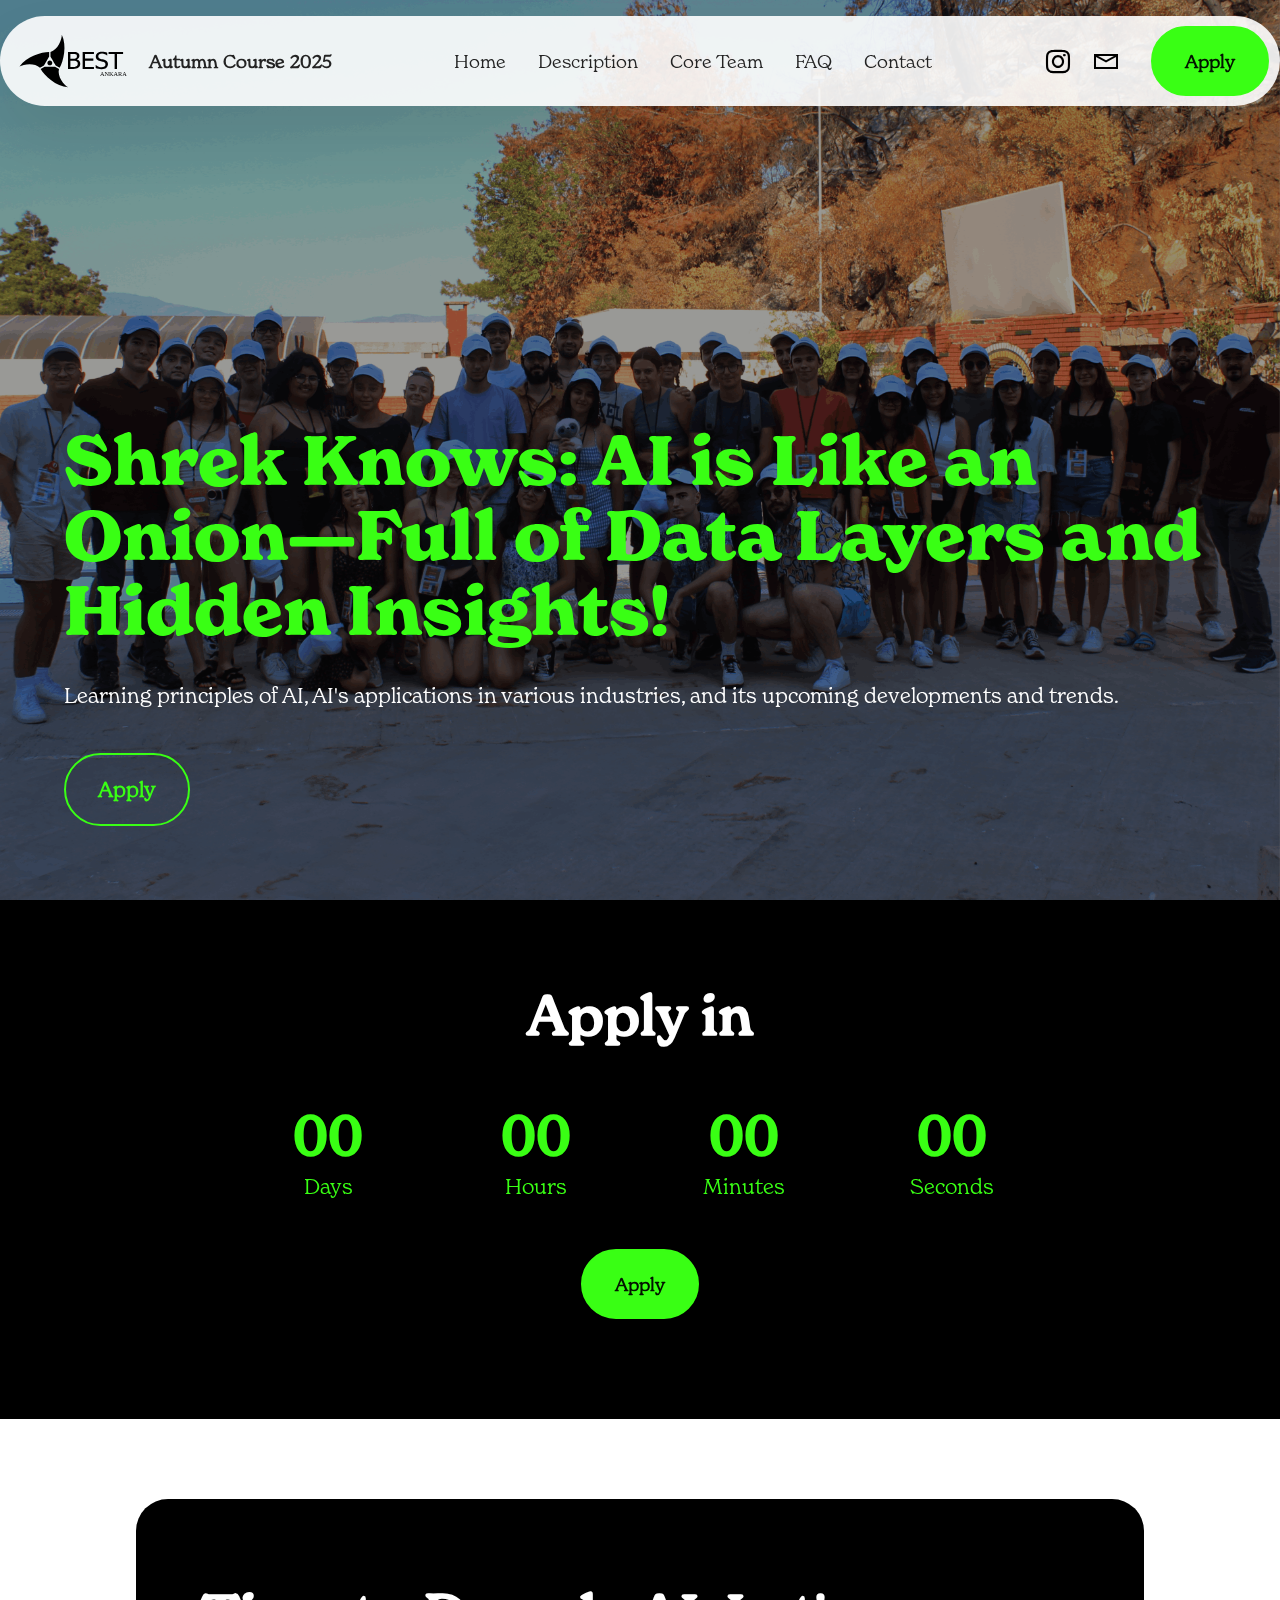
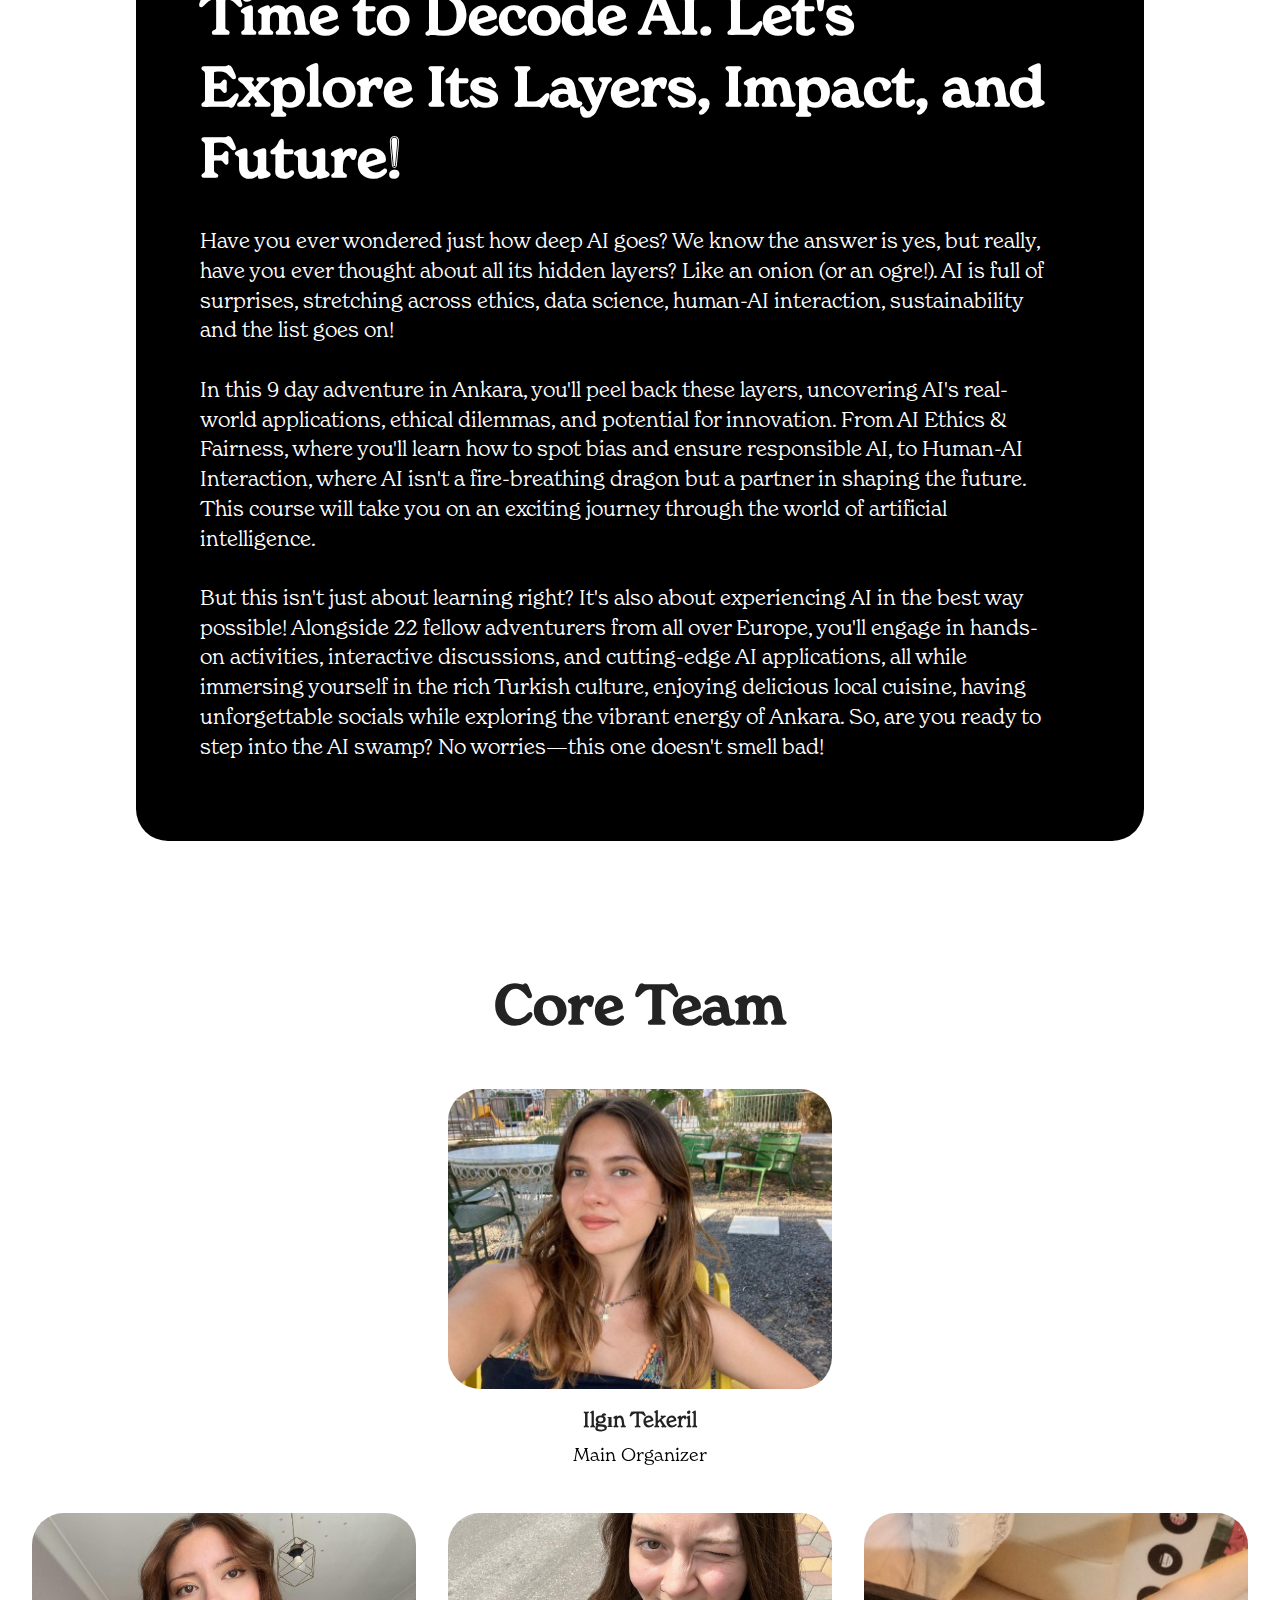
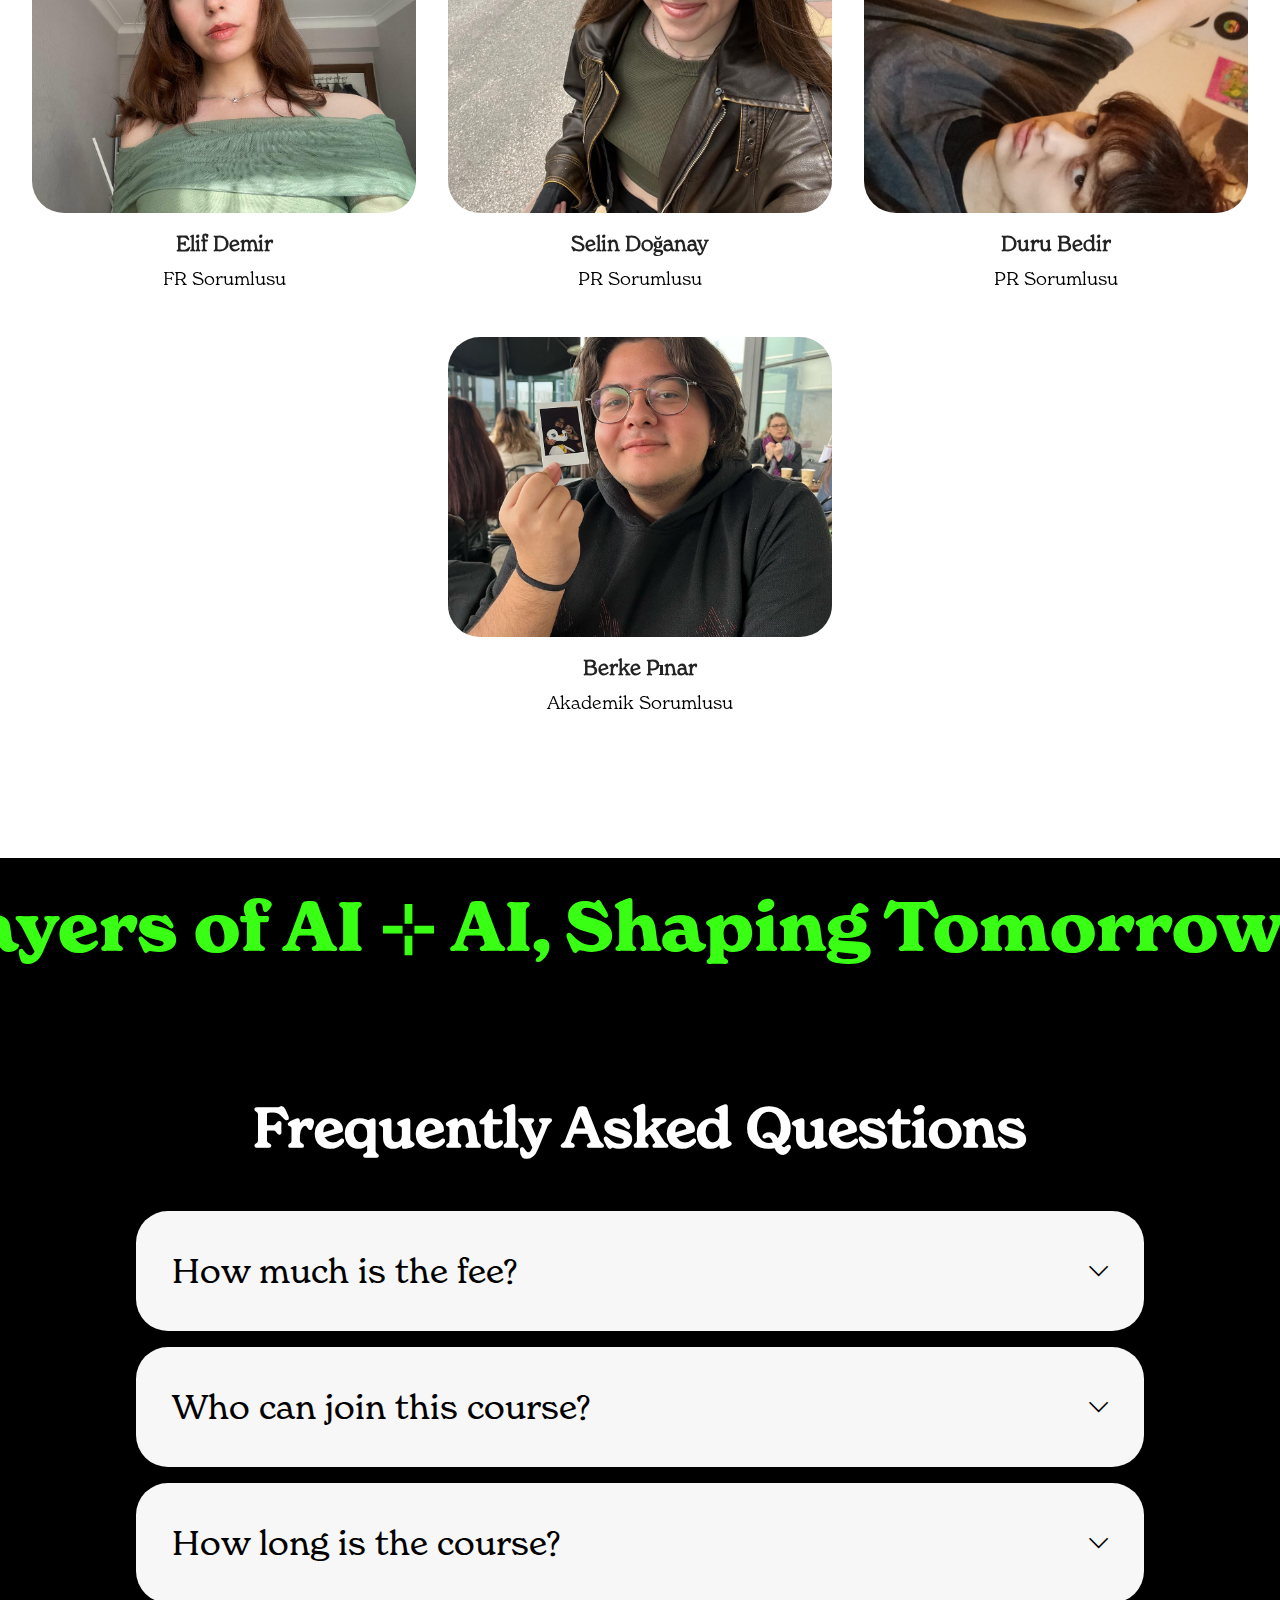
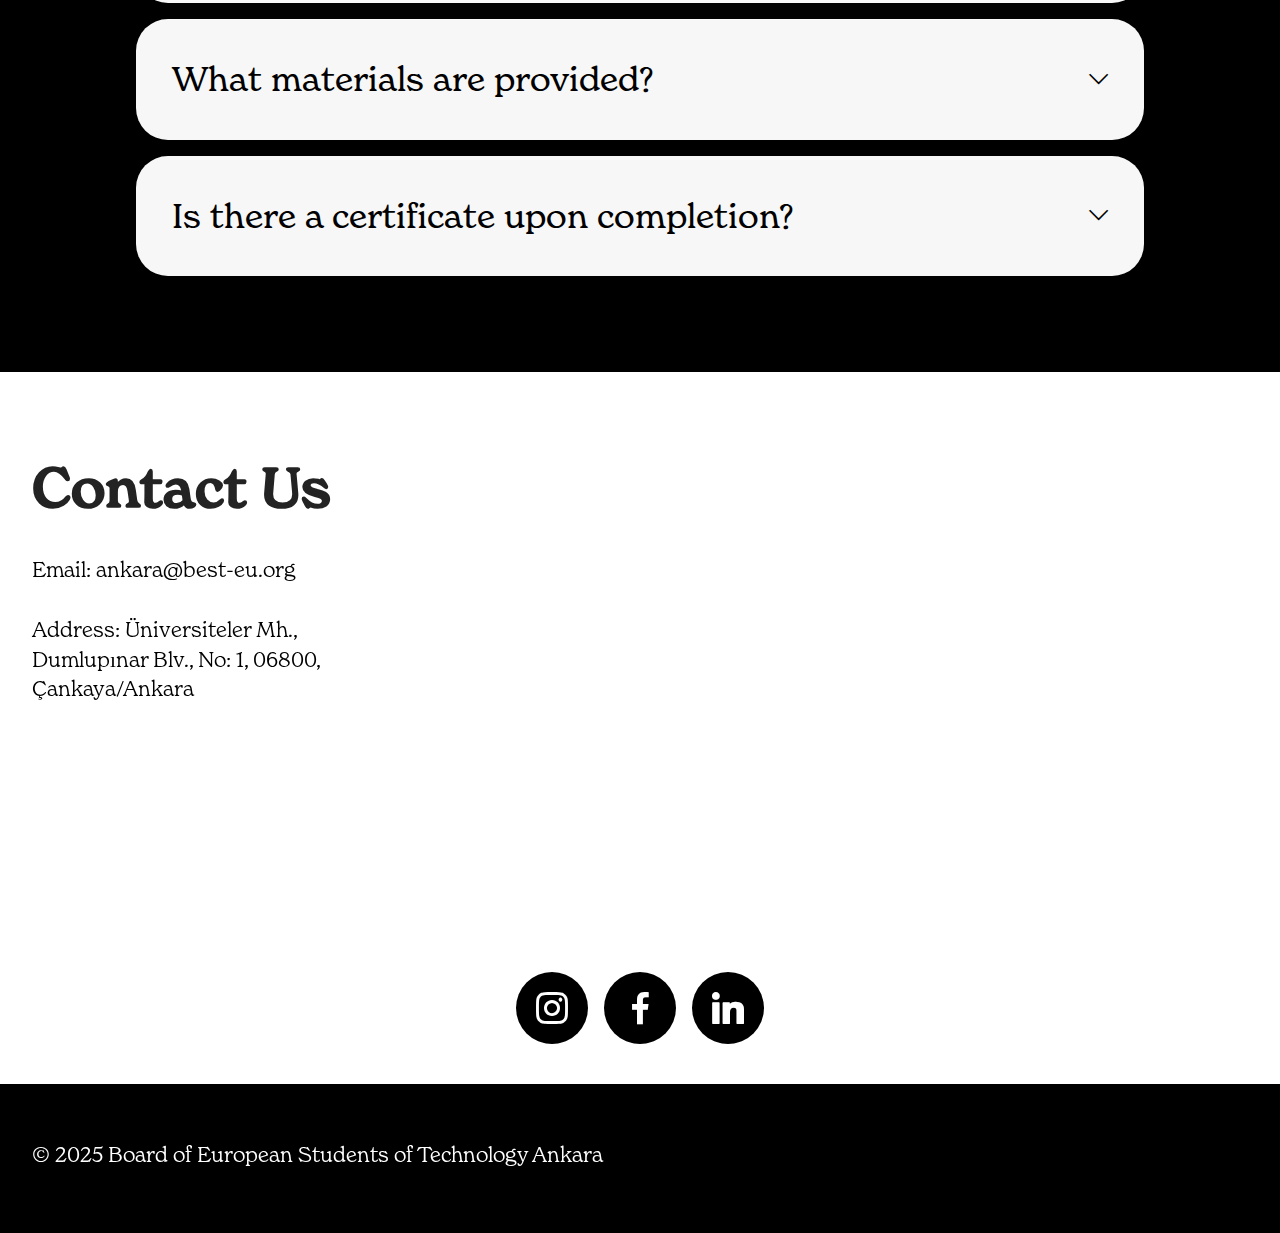
<file: ac25/index.html>
<!DOCTYPE html>
<html>
  <head>
    <meta charset="UTF-8" />
    <meta http-equiv="X-UA-Compatible" content="IE=edge" />
    <meta name="twitter:card" content="summary_large_image" />
    <meta name="twitter:image:src" content="assets/images/banner.png" />
    <meta property="og:image" content="assets/images/banner.png" />
    <meta name="twitter:title" content="BEST Ankara Autumn Course 2025" />
    <meta
      name="viewport"
      content="width=device-width, initial-scale=1, minimum-scale=1"
    />
    <link
      rel="shortcut icon"
      href="assets/images/logo.svg"
      type="image/x-icon"
    />

    <link
      rel="icon"
      type="image/png"
      href="assets/favicon/favicon-96x96.png"
      sizes="96x96"
    />
    <link rel="icon" type="image/svg+xml" href="assets/favicon/favicon.svg" />
    <link rel="shortcut icon" href="assets/favicon/favicon.ico" />
    <link
      rel="apple-touch-icon"
      sizes="180x180"
      href="assets/favicon/apple-touch-icon.png"
    />
    <meta name="apple-mobile-web-app-title" content="BEST Ankara" />
    <link rel="manifest" href="assets/favicon/site.webmanifest" />

    <meta
      name="description"
      content="Learning principles of AI, AI's applications in various industries, and its upcoming developments and trends."
    />

    <title>BEST Ankara Autumn Course 2025</title>
    <link rel="stylesheet" href="assets/web/assets/icons/icon.css" />
    <link rel="stylesheet" href="assets/bootstrap/css/bootstrap.min.css" />
    <link rel="stylesheet" href="assets/bootstrap/css/bootstrap-grid.min.css" />
    <link
      rel="stylesheet"
      href="assets/bootstrap/css/bootstrap-reboot.min.css"
    />
    <link rel="stylesheet" href="assets/parallax/jarallax.css" />
    <link rel="stylesheet" href="assets/dropdown/css/style.css" />
    <link rel="stylesheet" href="assets/socicon/css/styles.css" />
    <link rel="stylesheet" href="assets/theme/css/style.css" />
    <link href="assets/fonts/style.css" rel="stylesheet" />
    <link
      rel="preload"
      as="style"
      href="assets/global/css/mbr-additional.css?v=n5fwIr"
    />
    <link
      rel="stylesheet"
      href="assets/global/css/mbr-additional.css?v=n5fwIr"
      type="text/css"
    />
  </head>
  <body>
    <section
      data-bs-version="5.1"
      class="menu menu2 cid-uGFD0ZAbnD"
      once="menu"
      id="menu-5-uGFD0ZAbnD"
    >
      <nav class="navbar navbar-dropdown navbar-fixed-top navbar-expand-lg">
        <div class="container">
          <div class="navbar-brand">
            <span class="navbar-logo">
              <a href="index.html#top">
                <img
                  src="assets/images/logo.svg"
                  alt="BEST Ankara Logo"
                  style="height: 4.5rem"
                />
              </a>
            </span>
            <span class="navbar-caption-wrap"
              ><a
                class="navbar-caption text-black text-primary display-4"
                href="index.html#top"
                >Autumn Course 2025</a
              ></span
            >
          </div>
          <button
            class="navbar-toggler"
            type="button"
            data-toggle="collapse"
            data-bs-toggle="collapse"
            data-target="#navbarSupportedContent"
            data-bs-target="#navbarSupportedContent"
            aria-controls="navbarNavAltMarkup"
            aria-expanded="false"
            aria-label="Toggle navigation"
          >
            <div class="hamburger">
              <span></span>
              <span></span>
              <span></span>
              <span></span>
            </div>
          </button>
          <div class="collapse navbar-collapse" id="navbarSupportedContent">
            <ul class="navbar-nav nav-dropdown" data-app-modern-menu="true">
              <li class="nav-item">
                <a
                  class="nav-link link text-black text-primary display-4"
                  href="index.html#top"
                  >Home</a
                >
              </li>
              <li class="nav-item">
                <a
                  class="nav-link link text-black text-primary display-4"
                  href="index.html#about-us-7-uGFD0ZBPBu"
                  aria-expanded="false"
                  >Description</a
                >
              </li>
              <li class="nav-item">
                <a
                  class="nav-link link text-black text-primary display-4"
                  href="index.html#people03-1"
                  >Core Team</a
                >
              </li>
              <li class="nav-item">
                <a
                  class="nav-link link text-black text-primary display-4"
                  href="index.html#faq-1-uGFD0ZD0iV"
                  >FAQ</a
                >
              </li>
              <li class="nav-item">
                <a
                  class="nav-link link text-black text-primary display-4"
                  href="index.html#contacts-11-uGFD0ZGm3d"
                  >Contact</a
                >
              </li>
            </ul>
            <div class="icons-menu">
              <a
                class="iconfont-wrapper"
                href="https://www.instagram.com/bestankara/"
                target="_blank"
              >
                <span class="p-2 mbr-iconfont socicon-instagram socicon"></span>
              </a>
              <a class="iconfont-wrapper" href="mailto:ankara@best-eu.org">
                <span
                  class="p-2 mbr-iconfont mobi-mbri-letter mobi-mbri"
                ></span>
              </a>
            </div>
            <div class="navbar-buttons mbr-section-btn">
              <a
                class="btn btn-primary display-4"
                href="https://www.best.eu.org/courses/list.jsp"
                target="_blank"
                >Apply</a
              >
            </div>
          </div>
        </div>
      </nav>
    </section>

    <section
      data-bs-version="5.1"
      class="header18 cid-uGFD0ZAXZA mbr-fullscreen mbr-parallax-background"
      id="hero-15-uGFD0ZAXZA"
    >
      <div
        class="mbr-overlay"
        style="opacity: 0.4; background-color: rgb(0, 0, 0)"
      ></div>
      <div class="container-fluid">
        <div class="row">
          <div class="content-wrap col-12 col-md-12">
            <h1
              class="mbr-section-title mbr-fonts-style mbr-white mb-4 display-1"
            >
              <strong
                >Shrek Knows: AI is Like an Onion—Full of Data Layers and Hidden
                Insights!</strong
              >
            </h1>

            <p class="mbr-fonts-style mbr-text mbr-white mb-4 display-7">
              Learning principles of AI, AI's applications in various
              industries, and its upcoming developments and trends.
            </p>
            <div class="mbr-section-btn">
              <a
                class="btn btn-primary-outline display-7"
                href="https://www.best.eu.org/courses/list.jsp"
                target="_blank"
                >Apply</a
              >
            </div>
          </div>
        </div>
      </div>
    </section>

    <section
      data-bs-version="5.1"
      class="countdown1 cid-uGFNJ591zh"
      id="countdown1-3"
    >
      <div class="container">
        <div class="row justify-content-center">
          <div class="col-lg-8">
            <h3
              class="mbr-section-title mb-5 align-center mbr-fonts-style display-2"
            >
              <strong>Apply in</strong>
            </h3>

            <div class="countdown-cont align-center mb-5 display-2">
              <div
                title="Days"
                class="daysCountdown col-xs-3 col-sm-3 col-md-3 display-4"
              ></div>
              <div
                title="Hours"
                class="hoursCountdown col-xs-3 col-sm-3 col-md-3 display-4"
              ></div>
              <div
                title="Minutes"
                class="minutesCountdown col-xs-3 col-sm-3 col-md-3 display-4"
              ></div>
              <div
                title="Seconds"
                class="secondsCountdown col-xs-3 col-sm-3 col-md-3 display-4"
              ></div>
              <div class="countdown" data-due-date="2025/05/07"></div>
            </div>

            <div class="mbr-section-btn align-center mt-5">
              <a
                class="btn btn-primary display-4"
                href="https://www.best.eu.org/courses/list.jsp"
                target="_blank"
                >Apply</a
              >
            </div>
          </div>
        </div>
      </div>
    </section>

    <section
      data-bs-version="5.1"
      class="article07 cid-uGFD0ZBPBu"
      id="about-us-7-uGFD0ZBPBu"
    >
      <div class="container">
        <div class="row justify-content-center">
          <div class="card col-md-12 col-lg-10">
            <div class="card-wrapper">
              <h3
                class="card-title mbr-fonts-style mbr-white mt-3 mb-4 display-2"
              >
                <strong
                  >Time to Decode AI. Let's Explore Its Layers, Impact, and
                  Future!</strong
                >
              </h3>
              <div class="row card-box align-left">
                <div class="item features-without-image col-12 active">
                  <div class="item-wrapper">
                    <p class="mbr-text mbr-fonts-style display-7">
                      Have you ever wondered just how deep AI goes? We know the
                      answer is yes, but really, have you ever thought about all
                      its hidden layers? Like an onion (or an ogre!). AI is full
                      of surprises, stretching across ethics, data science,
                      human-AI interaction, sustainability and the list goes
                      on!<br /><br />In this 9 day adventure in Ankara, you'll
                      peel back these layers, uncovering AI's real-world
                      applications, ethical dilemmas, and potential for
                      innovation. From AI Ethics &amp; Fairness, where you'll
                      learn how to spot bias and ensure responsible AI, to
                      Human-AI Interaction, where AI isn't a fire-breathing
                      dragon but a partner in shaping the future. This course
                      will take you on an exciting journey through the world of
                      artificial intelligence.<br />
                      <br />But this isn't just about learning right? It's also
                      about experiencing AI in the best way possible! Alongside
                      22 fellow adventurers from all over Europe, you'll engage
                      in hands-on activities, interactive discussions, and
                      cutting-edge AI applications, all while immersing yourself
                      in the rich Turkish culture, enjoying delicious local
                      cuisine, having unforgettable socials while exploring the
                      vibrant energy of Ankara. So, are you ready to step into
                      the AI swamp? No worries—this one doesn't smell bad!
                    </p>
                  </div>
                </div>
              </div>
            </div>
          </div>
        </div>
      </div>
    </section>

    <section
      data-bs-version="5.1"
      class="people03 cid-uGFHguOCiM"
      id="people03-1"
    >
      <div class="container">
        <div class="row justify-content-center">
          <div class="col-12 content-head">
            <div class="mbr-section-head mb-5">
              <h4
                class="mbr-section-title mbr-fonts-style align-center mb-0 display-2"
              >
                <strong>Core Team</strong>
              </h4>
            </div>
          </div>
        </div>
        <div class="row">
          <div class="item features-image col-12 col-md-6 col-lg-4 active">
            <div class="item-wrapper">
              <div class="item-img mb-3">
                <img
                  src="assets/images/blank.png"
                  alt="Empty"
                  title=""
                  data-slide-to="0"
                  data-bs-slide-to="0"
                />
              </div>
              <div class="item-content align-left">
                <h5 class="item-title mbr-fonts-style display-7"></h5>
                <h6 class="item-subtitle mbr-fonts-style mb-3 display-7"></h6>
              </div>
            </div>
          </div>
          <div class="item features-image col-12 col-md-6 col-lg-4">
            <div class="item-wrapper">
              <div class="item-img mb-3">
                <img
                  src="assets/images/ilgin-tekeril.jpeg"
                  alt="Ilgın Tekeril"
                  title=""
                  data-slide-to="1"
                  data-bs-slide-to="1"
                />
              </div>
              <div class="item-content align-left">
                <h5 class="item-title mbr-fonts-style display-7">
                  <strong>Ilgın Tekeril</strong>
                </h5>
                <h6 class="item-subtitle mbr-fonts-style mb-3 display-4">
                  Main Organizer
                </h6>
              </div>
            </div>
          </div>
          <div class="item features-image col-12 col-md-6 col-lg-4">
            <div class="item-wrapper">
              <div class="item-img mb-3">
                <img
                  src="assets/images/blank.png"
                  alt="Empty"
                  title=""
                  data-slide-to="2"
                  data-bs-slide-to="3"
                />
              </div>
              <div class="item-content align-left">
                <h5 class="item-title mbr-fonts-style display-7"></h5>
                <h6 class="item-subtitle mbr-fonts-style mb-3 display-7"></h6>
              </div>
            </div>
          </div>
          <div class="item features-image col-12 col-md-6 col-lg-4">
            <div class="item-wrapper">
              <div class="item-img mb-3">
                <img
                  src="assets/images/elif-demir.png"
                  alt="Elif Demir"
                  title=""
                  data-slide-to="3"
                  data-bs-slide-to="2"
                />
              </div>
              <div class="item-content align-left">
                <h5 class="item-title mbr-fonts-style display-7">
                  <strong>Elif Demir</strong>
                </h5>
                <h6 class="item-subtitle mbr-fonts-style mb-3 display-4">
                  FR Sorumlusu
                </h6>
              </div>
            </div>
          </div>
          <div class="item features-image col-12 col-md-6 col-lg-4">
            <div class="item-wrapper">
              <div class="item-img mb-3">
                <img
                  src="assets/images/selin-doganay.jpg"
                  alt="Selin Doğanay"
                  title=""
                  data-slide-to="4"
                  data-bs-slide-to="4"
                />
              </div>
              <div class="item-content align-left">
                <h5 class="item-title mbr-fonts-style display-7">
                  <strong>Selin Doğanay</strong>
                </h5>
                <h6 class="item-subtitle mbr-fonts-style mb-3 display-4">
                  PR Sorumlusu
                </h6>
              </div>
            </div>
          </div>
          <div class="item features-image col-12 col-md-6 col-lg-4">
            <div class="item-wrapper">
              <div class="item-img mb-3">
                <img
                  src="assets/images/duru-bedir.png"
                  alt="Duru Bedir"
                  title=""
                  data-slide-to="5"
                  data-bs-slide-to="5"
                />
              </div>
              <div class="item-content align-left">
                <h5 class="item-title mbr-fonts-style display-7">
                  <strong>Duru Bedir</strong>
                </h5>
                <h6 class="item-subtitle mbr-fonts-style mb-3 display-4">
                  PR Sorumlusu
                </h6>
              </div>
            </div>
          </div>
          <div class="item features-image col-12 col-md-6 col-lg-4 active">
            <div class="item-wrapper">
              <div class="item-img mb-3">
                <img
                  src="assets/images/blank.png"
                  alt="Empty"
                  title=""
                  data-slide-to="0"
                  data-bs-slide-to="0"
                />
              </div>
              <div class="item-content align-left">
                <h5 class="item-title mbr-fonts-style display-7"></h5>
                <h6 class="item-subtitle mbr-fonts-style mb-3 display-7"></h6>
              </div>
            </div>
          </div>
          <div class="item features-image col-12 col-md-6 col-lg-4">
            <div class="item-wrapper">
              <div class="item-img mb-3">
                <img
                  src="assets/images/berke-pinar.jpg"
                  alt="Berke Pınar"
                  title=""
                  data-slide-to="6"
                  data-bs-slide-to="6"
                />
              </div>
              <div class="item-content align-left">
                <h5 class="item-title mbr-fonts-style display-7">
                  <strong>Berke Pınar</strong>
                </h5>
                <h6 class="item-subtitle mbr-fonts-style mb-3 display-4">
                  Akademik Sorumlusu
                </h6>
              </div>
            </div>
          </div>
          <div class="item features-image col-12 col-md-6 col-lg-4 active">
            <div class="item-wrapper">
              <div class="item-img mb-3">
                <img
                  src="assets/images/blank.png"
                  alt="Empty"
                  title=""
                  data-slide-to="0"
                  data-bs-slide-to="0"
                />
              </div>
              <div class="item-content align-left">
                <h5 class="item-title mbr-fonts-style display-7"></h5>
                <h6 class="item-subtitle mbr-fonts-style mb-3 display-7"></h6>
              </div>
            </div>
          </div>
        </div>
      </div>
    </section>

    <section
      data-bs-version="5.1"
      class="gallery10 cid-uGFD0ZEPln"
      id="features-69-uGFD0ZEPln"
    >
      <div class="container-fluid">
        <div class="loop-container">
          <div
            class="item display-1"
            data-linewords="Layers of AI ⊹ AI, Shaping Tomorrows ⊹ Peel back AI ⊹ AI, Layer By Layer ⊹ Beyond Data, Into AI ⊹"
            data-direction="-1"
            data-speed="0.05"
          >
            Layers of AI ⊹ AI, Shaping Tomorrows ⊹ Peel back AI ⊹ AI, Layer By
            Layer ⊹ Beyond Data, Into AI ⊹
          </div>

          <div
            class="item display-1"
            data-linewords="Layers of AI ⊹ AI, Shaping Tomorrows ⊹ Peel back AI ⊹ AI, Layer By Layer ⊹ Beyond Data, Into AI ⊹"
            data-direction="-1"
            data-speed="0.05"
          >
            Layers of AI ⊹ AI, Shaping Tomorrows ⊹ Peel back AI ⊹ AI, Layer By
            Layer ⊹ Beyond Data, Into AI ⊹
          </div>
        </div>
      </div>
    </section>

    <section
      data-bs-version="5.1"
      class="list1 cid-uGFD0ZD0iV"
      id="faq-1-uGFD0ZD0iV"
    >
      <div class="container">
        <div class="row justify-content-center">
          <div class="col-12 col-md-12 col-lg-10 m-auto">
            <div class="content">
              <div class="row justify-content-center mb-5">
                <div class="col-12 content-head">
                  <div class="mbr-section-head">
                    <h4
                      class="mbr-section-title mbr-fonts-style align-center mb-0 display-2"
                    >
                      <strong>Frequently Asked Questions</strong>
                    </h4>
                  </div>
                </div>
              </div>
              <div
                id="bootstrap-accordion_7"
                class="panel-group accordionStyles accordion"
                role="tablist"
                aria-multiselectable="true"
              >
                <div class="card">
                  <div class="card-header" role="tab" id="headingOne">
                    <a
                      role="button"
                      class="panel-title collapsed"
                      data-toggle="collapse"
                      data-bs-toggle="collapse"
                      data-core=""
                      href="#collapse1_7"
                      aria-expanded="false"
                      aria-controls="collapse1"
                    >
                      <h6
                        class="panel-title-edit mbr-semibold mbr-fonts-style mb-0 display-5"
                      >
                        How much is the fee?
                      </h6>
                      <span
                        class="sign mbr-iconfont mobi-mbri-arrow-down"
                      ></span>
                    </a>
                  </div>
                  <div
                    id="collapse1_7"
                    class="panel-collapse noScroll collapse"
                    role="tabpanel"
                    aria-labelledby="headingOne"
                    data-parent="#accordion"
                    data-bs-parent="#bootstrap-accordion_7"
                  >
                    <div class="panel-body">
                      <p class="mbr-fonts-style panel-text display-7">
                        The maximum fee is €72, but the actual fee depends on
                        your country's category. See
                        <a
                          href="https://www.best.eu.org/courses/countryCategories.jsp"
                          class="text-primary"
                          target="_blank"
                          >this page</a
                        >
                        for more information.
                      </p>
                    </div>
                  </div>
                </div>
                <div class="card">
                  <div class="card-header" role="tab" id="headingOne">
                    <a
                      role="button"
                      class="panel-title collapsed"
                      data-toggle="collapse"
                      data-bs-toggle="collapse"
                      data-core=""
                      href="#collapse2_7"
                      aria-expanded="false"
                      aria-controls="collapse2"
                    >
                      <h6
                        class="panel-title-edit mbr-semibold mbr-fonts-style mb-0 display-5"
                      >
                        Who can join this course?
                      </h6>
                      <span
                        class="sign mbr-iconfont mobi-mbri-arrow-down"
                      ></span>
                    </a>
                  </div>
                  <div
                    id="collapse2_7"
                    class="panel-collapse noScroll collapse"
                    role="tabpanel"
                    aria-labelledby="headingOne"
                    data-parent="#accordion"
                    data-bs-parent="#bootstrap-accordion_7"
                  >
                    <div class="panel-body">
                      <p class="mbr-fonts-style panel-text display-7">
                        Any student in a university that has a BEST Local Group.
                        See
                        <a
                          href="https://www.best.eu.org/aboutBEST/structure/lbgList.jsp"
                          class="text-primary"
                          target="_blank"
                          >here</a
                        >
                        to learn if you have BEST in your university.
                      </p>
                    </div>
                  </div>
                </div>
                <div class="card">
                  <div class="card-header" role="tab" id="headingOne">
                    <a
                      role="button"
                      class="panel-title collapsed"
                      data-toggle="collapse"
                      data-bs-toggle="collapse"
                      data-core=""
                      href="#collapse3_7"
                      aria-expanded="false"
                      aria-controls="collapse3"
                    >
                      <h6
                        class="panel-title-edit mbr-semibold mbr-fonts-style mb-0 display-5"
                      >
                        How long is the course?
                      </h6>
                      <span
                        class="sign mbr-iconfont mobi-mbri-arrow-down"
                      ></span>
                    </a>
                  </div>
                  <div
                    id="collapse3_7"
                    class="panel-collapse noScroll collapse"
                    role="tabpanel"
                    aria-labelledby="headingOne"
                    data-parent="#accordion"
                    data-bs-parent="#bootstrap-accordion_7"
                  >
                    <div class="panel-body">
                      <p class="mbr-fonts-style panel-text display-7">
                        The course is scheduled between 7 September 2025 and 15
                        September 2025, consisting of 9 days including the
                        arrival and departure days. Lectures will be held on
                        week days while the trip will happen at the weekend.
                      </p>
                    </div>
                  </div>
                </div>
                <div class="card">
                  <div class="card-header" role="tab" id="headingOne">
                    <a
                      role="button"
                      class="panel-title collapsed"
                      data-toggle="collapse"
                      data-bs-toggle="collapse"
                      data-core=""
                      href="#collapse4_7"
                      aria-expanded="false"
                      aria-controls="collapse4"
                    >
                      <h6
                        class="panel-title-edit mbr-semibold mbr-fonts-style mb-0 display-5"
                      >
                        What materials are provided?
                      </h6>
                      <span
                        class="sign mbr-iconfont mobi-mbri-arrow-down"
                      ></span>
                    </a>
                  </div>
                  <div
                    id="collapse4_7"
                    class="panel-collapse noScroll collapse"
                    role="tabpanel"
                    aria-labelledby="headingOne"
                    data-parent="#accordion"
                    data-bs-parent="#bootstrap-accordion_7"
                  >
                    <div class="panel-body">
                      <p class="mbr-fonts-style panel-text display-7">
                        Any material you need during the course will be provided
                        to you by the organizers. However, it is recommended to
                        bring your own laptop or tablet.
                      </p>
                    </div>
                  </div>
                </div>
                <div class="card">
                  <div class="card-header" role="tab" id="headingOne">
                    <a
                      role="button"
                      class="panel-title collapsed"
                      data-toggle="collapse"
                      data-bs-toggle="collapse"
                      data-core=""
                      href="#collapse5_7"
                      aria-expanded="false"
                      aria-controls="collapse5"
                    >
                      <h6
                        class="panel-title-edit mbr-semibold mbr-fonts-style mb-0 display-5"
                      >
                        Is there a certificate upon completion?
                      </h6>
                      <span
                        class="sign mbr-iconfont mobi-mbri-arrow-down"
                      ></span>
                    </a>
                  </div>
                  <div
                    id="collapse5_7"
                    class="panel-collapse noScroll collapse"
                    role="tabpanel"
                    aria-labelledby="headingOne"
                    data-parent="#accordion"
                    data-bs-parent="#bootstrap-accordion_7"
                  >
                    <div class="panel-body">
                      <p class="mbr-fonts-style panel-text display-7">
                        Yes! Our course is eligible for an approved BEST
                        Certificate with the university stamp and the teacher's
                        signature. You may be able to earn ECTS credits after
                        passing the final examination, depending on your
                        university.
                      </p>
                    </div>
                  </div>
                </div>
              </div>
            </div>
          </div>
        </div>
      </div>
    </section>

    <section
      data-bs-version="5.1"
      class="contacts03 cid-uGFD0ZGm3d"
      id="contacts-11-uGFD0ZGm3d"
    >
      <div class="container">
        <div class="row justify-content-center">
          <div class="col-lg-4">
            <div class="col-12 col-md-12">
              <h5 class="mbr-section-title mbr-fonts-style mt-0 mb-4 display-2">
                <strong>Contact Us</strong>
              </h5>
              <p
                class="mbr-section-subtitle mbr-fonts-style mt-0 mb-4 display-7"
              >
                Email: ankara@best-eu.org<br />
                <br />Address: Üniversiteler Mh., Dumlupınar Blv., No: 1, 06800,
                Çankaya/Ankara<br />
              </p>
            </div>
          </div>
          <div class="col-lg-8 side-features">
            <div class="google-map">
              <iframe
                frameborder="0"
                style="border: 0"
                src="https://www.google.com/maps/embed?pb=!1m14!1m8!1m3!1d15465.960051960754!2d32.7703718!3d39.8898382!3m2!1i1024!2i768!4f13.1!3m3!1m2!1s0x14d3464754f0c083%3A0x1c3c82b9a65dcf75!2sMiddle%20East%20Technical%20University!5e1!3m2!1sen!2str!4v1743103626384!5m2!1sen!2str"
                allowfullscreen=""
              ></iframe>
            </div>
          </div>
        </div>
      </div>
    </section>

    <section
      data-bs-version="5.1"
      class="social05 cid-uGG0cN7M5I"
      id="social05-4"
    >
      <div class="container">
        <div class="row">
          <div class="col-12">
            <div class="social-row">
              <div class="soc-item">
                <a href="https://www.instagram.com/bestankara/" target="_blank">
                  <span class="mbr-iconfont socicon-instagram socicon"></span>
                </a>
              </div>
              <div class="soc-item">
                <a href="https://www.facebook.com/bestankara" target="_blank">
                  <span class="mbr-iconfont socicon-facebook socicon"></span>
                </a>
              </div>
              <div class="soc-item">
                <a
                  href="https://www.linkedin.com/company/best-ankara/"
                  target="_blank"
                >
                  <span class="mbr-iconfont socicon-linkedin socicon"></span>
                </a>
              </div>
            </div>
          </div>
        </div>
      </div>
    </section>

    <section
      data-bs-version="5.1"
      class="footer2 cid-uGFD0ZGCah"
      once="footers"
      id="footer-5-uGFD0ZGCah"
    >
      <div class="container">
        <div class="row">
          <div class="col-12 col-lg-6 center mt-2 mb-3">
            <p class="mbr-fonts-style copyright mb-0 display-7">
              © 2025 Board of European Students of Technology Ankara
            </p>
          </div>
        </div>
      </div>
    </section>
    <script src="assets/bootstrap/js/bootstrap.bundle.min.js"></script>
    <script src="assets/parallax/jarallax.js"></script>
    <script src="assets/dropdown/js/navbar-dropdown.js"></script>
    <script src="assets/countdown/countdown.js"></script>
    <script src="assets/theme/js/script.js"></script>
    <script src="assets/scroll-text/js/script.js"></script>
  </body>
</html>
</file>
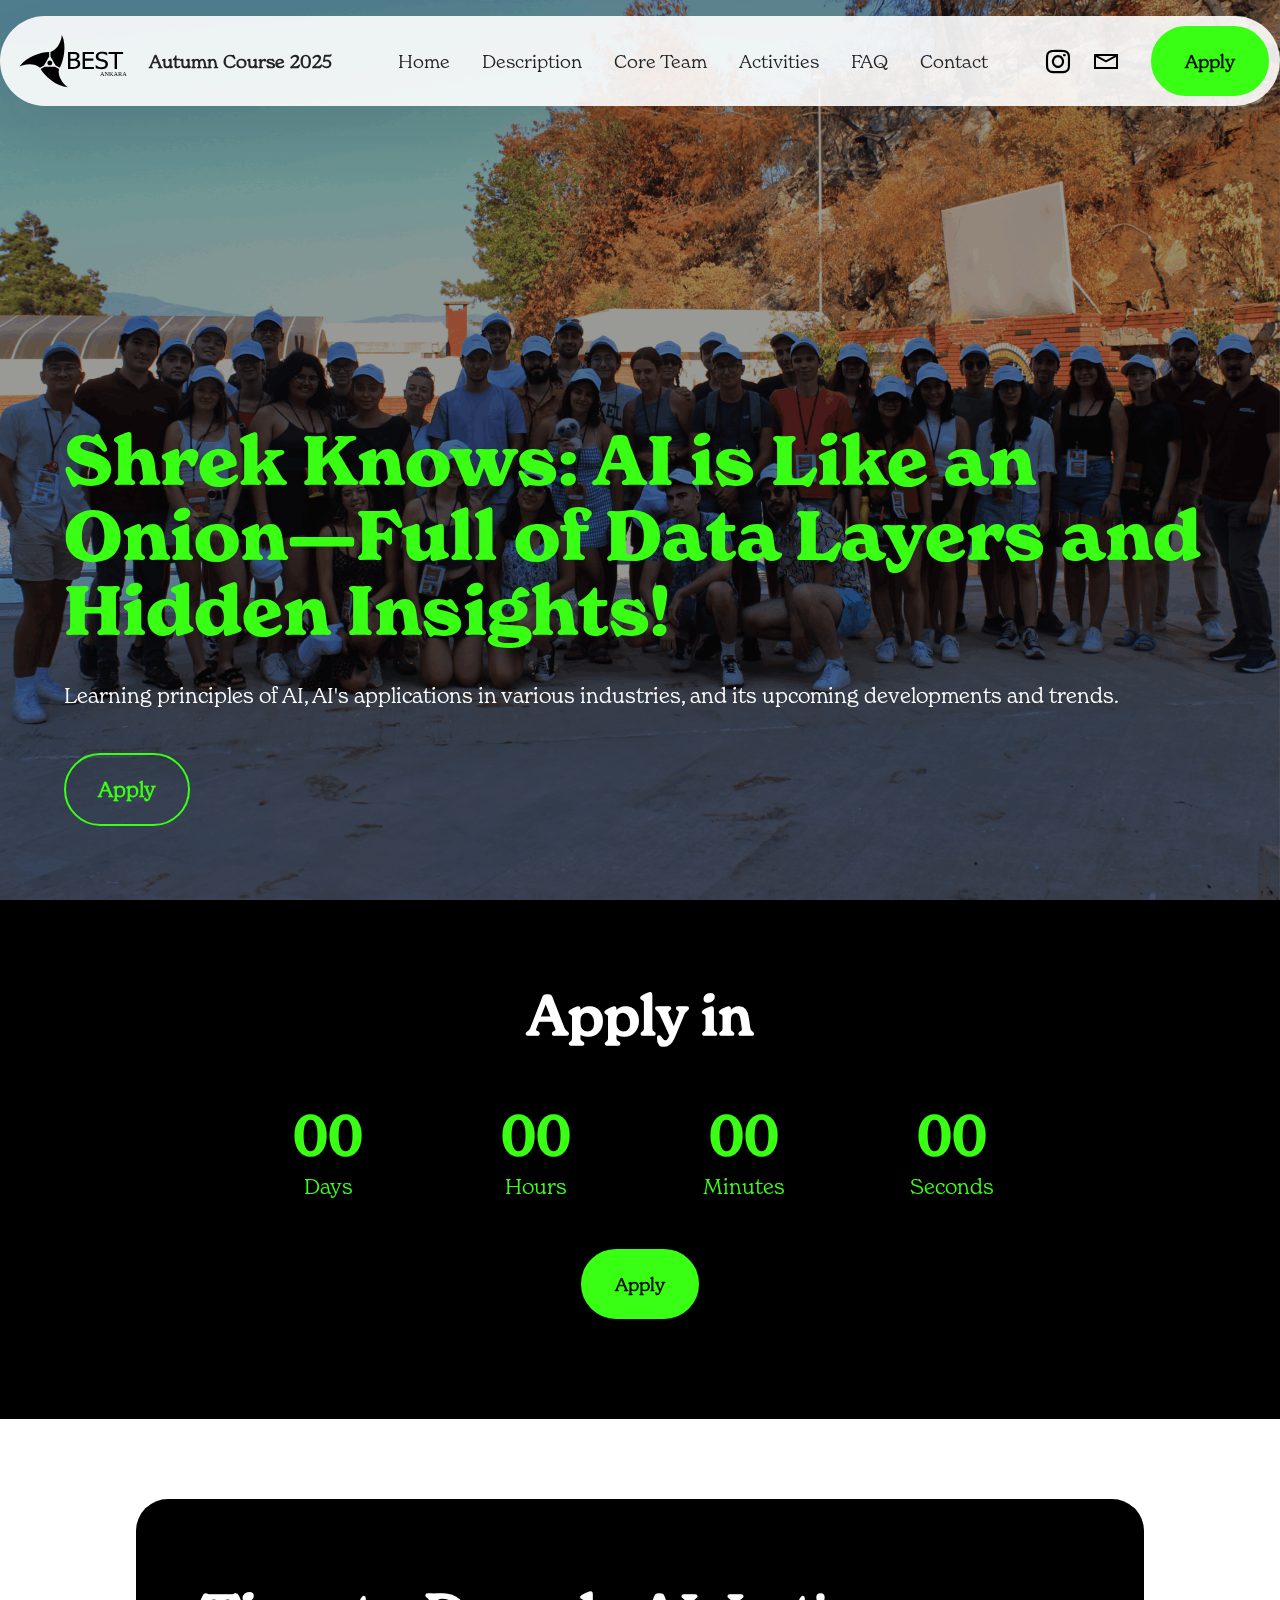
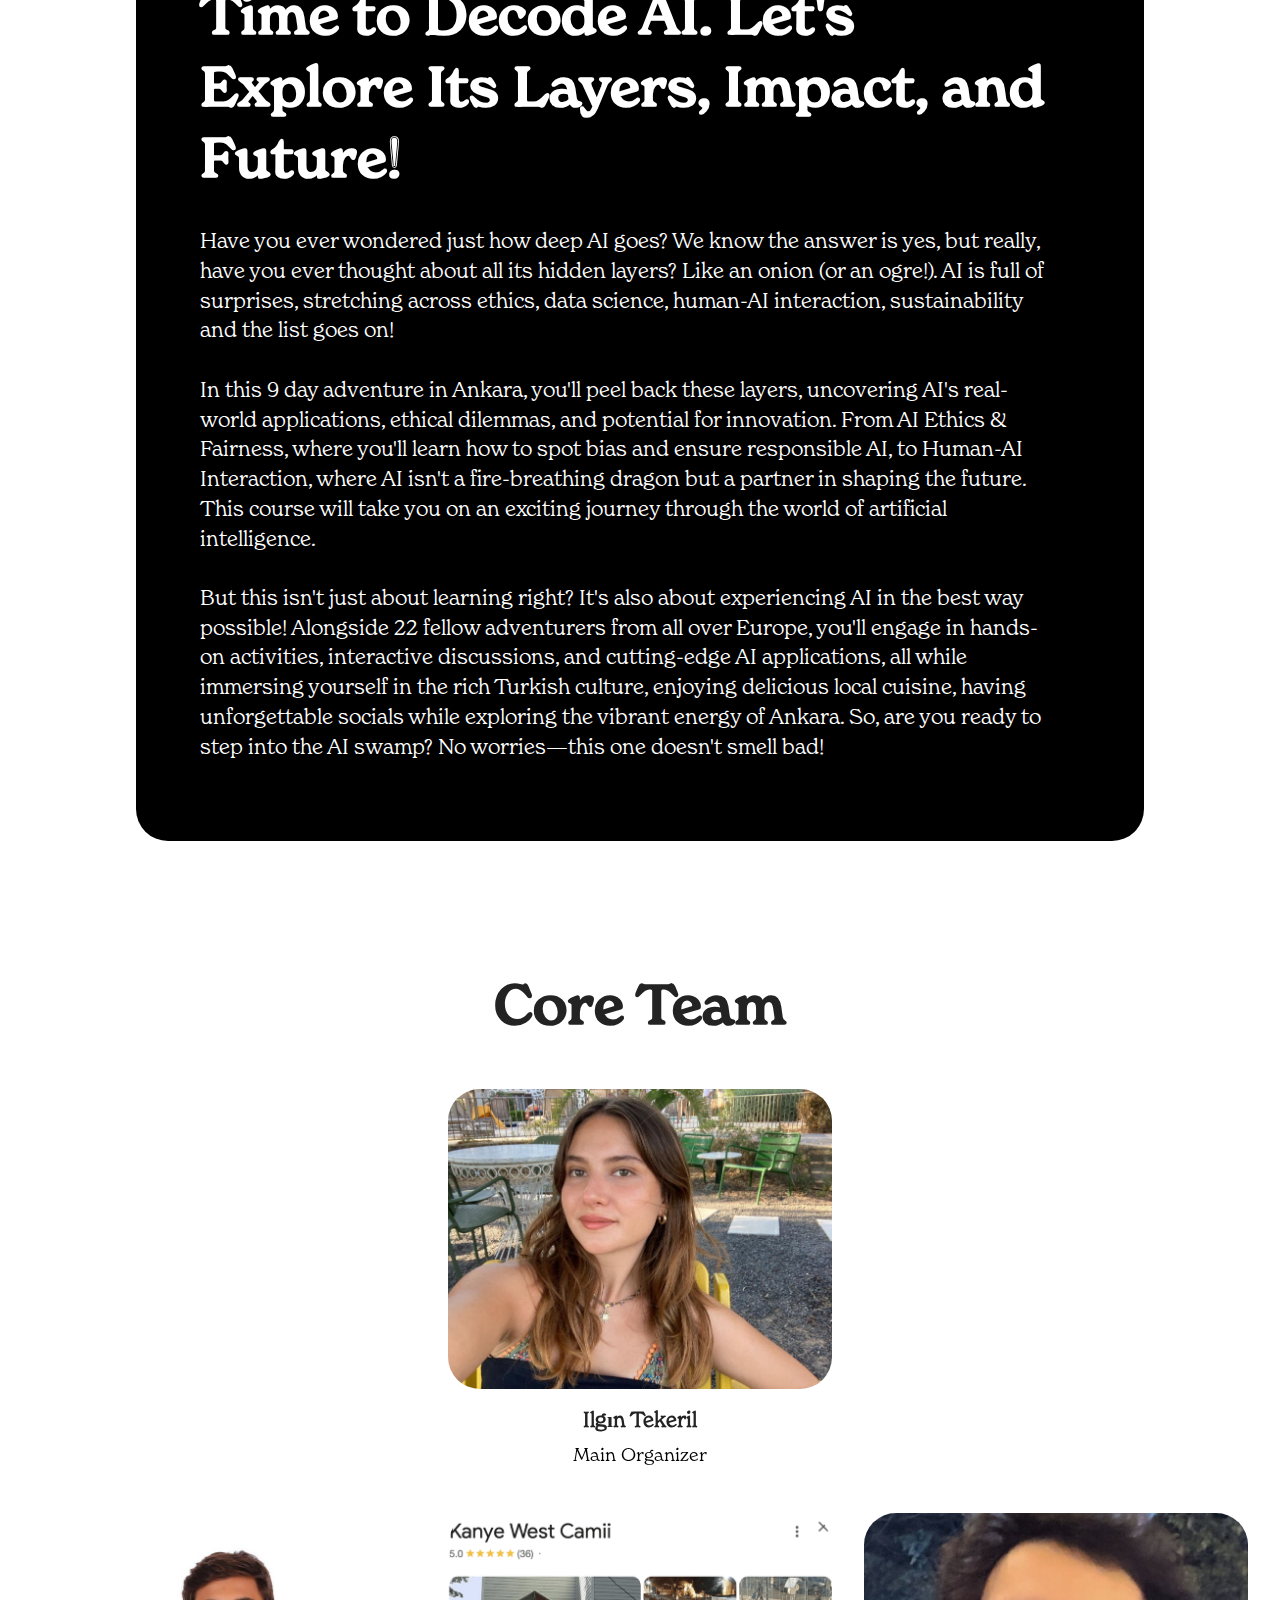
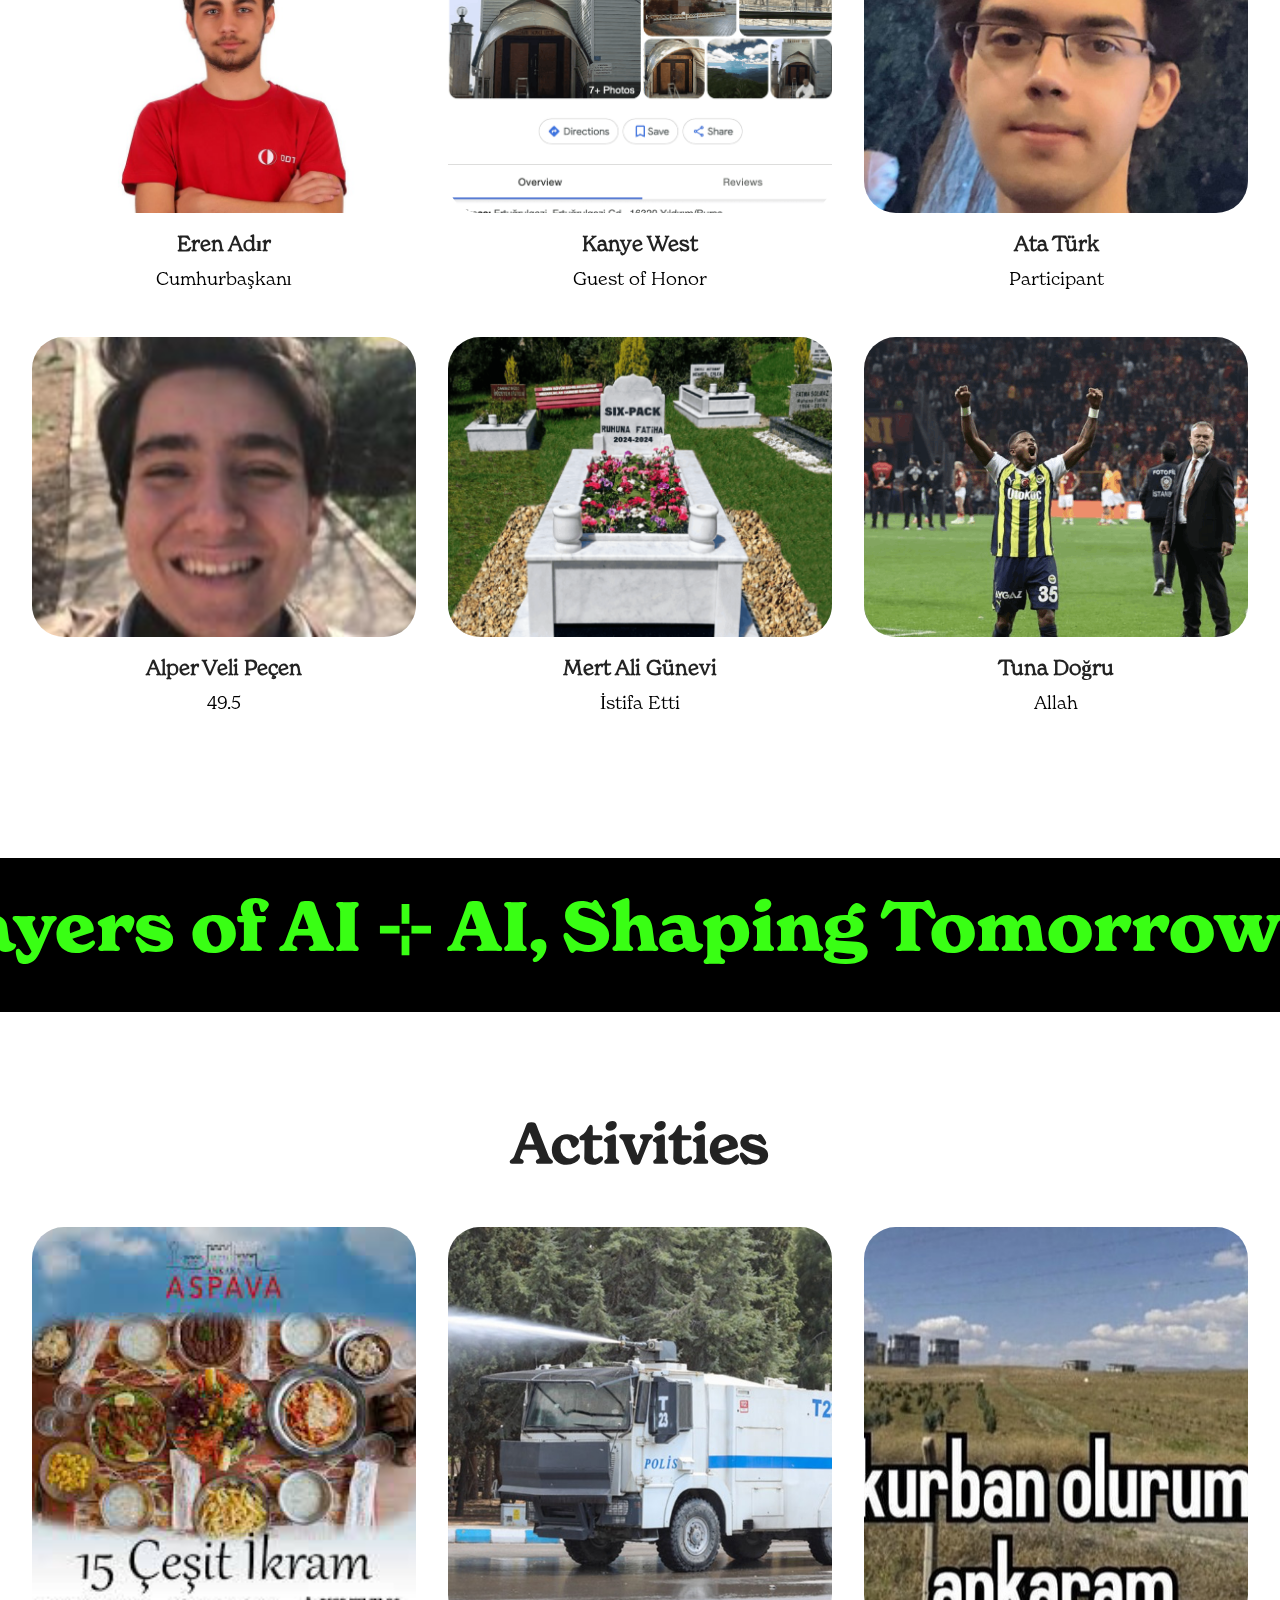
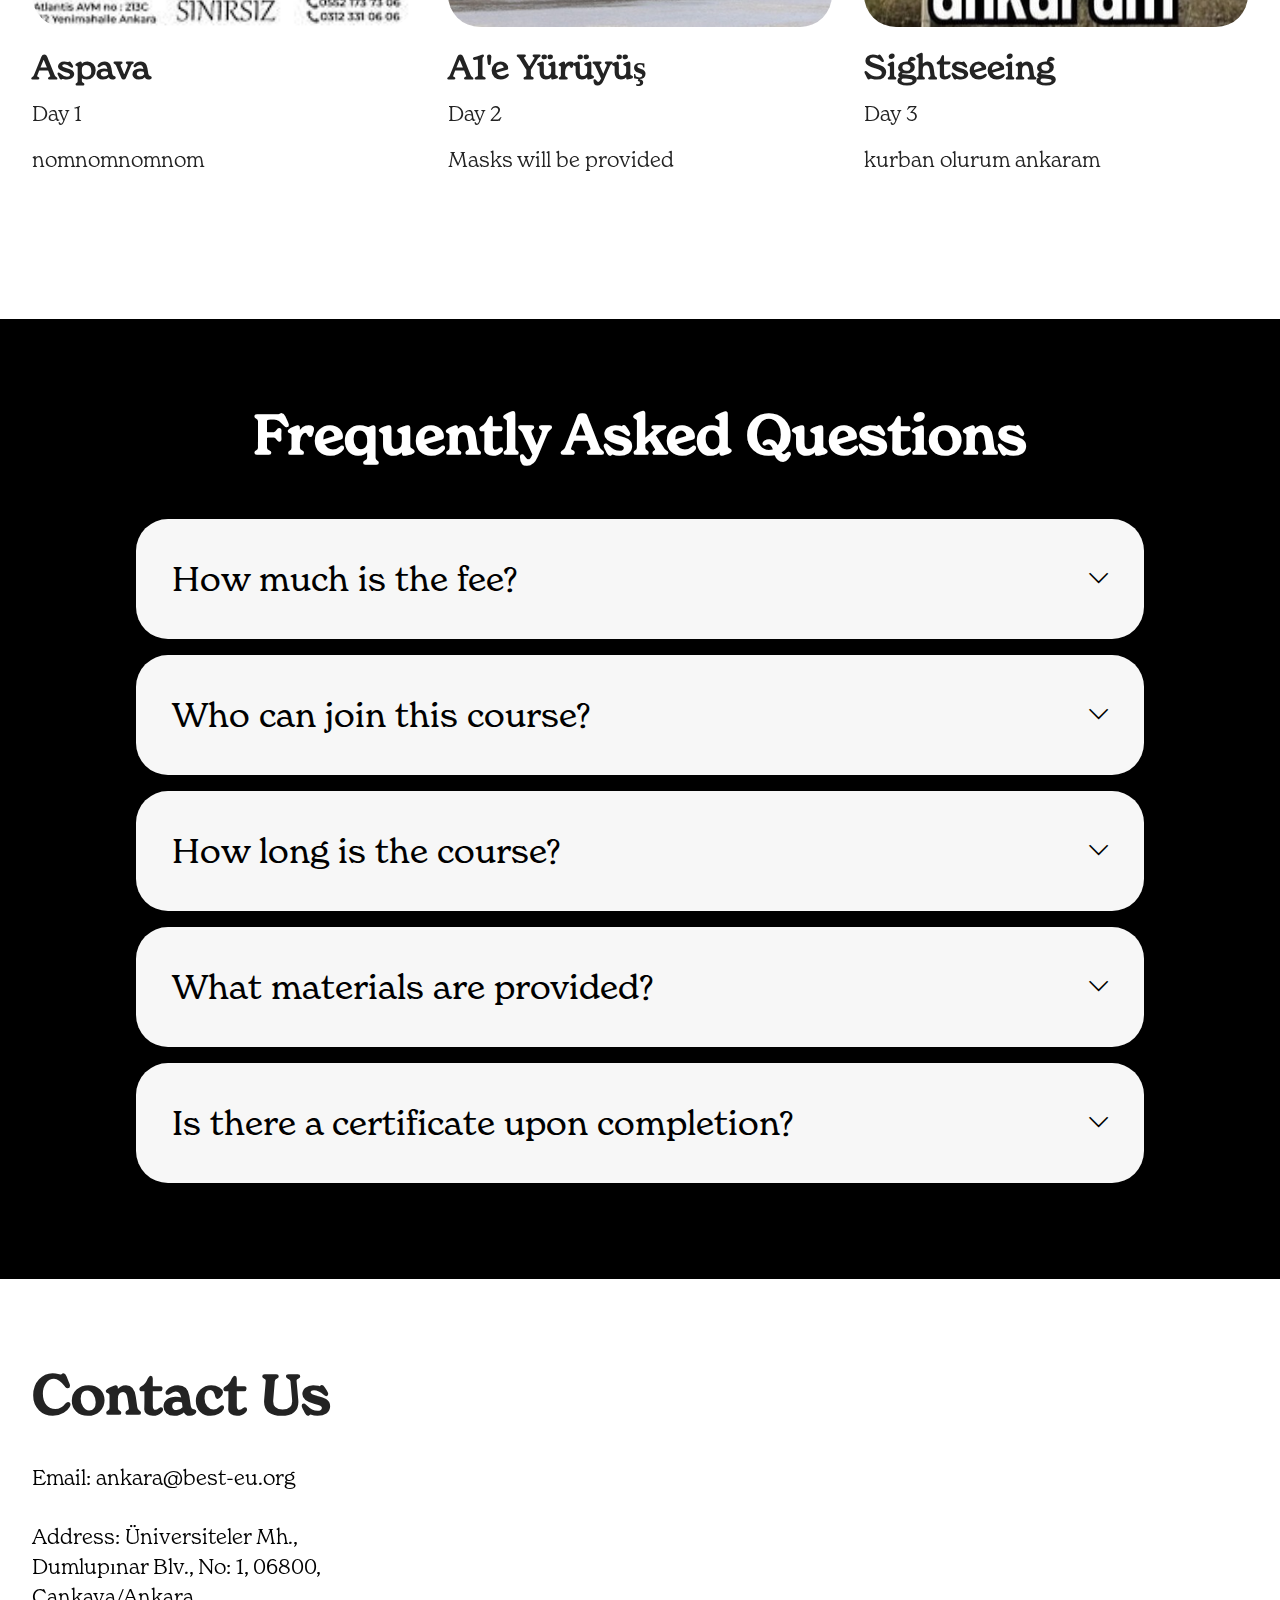
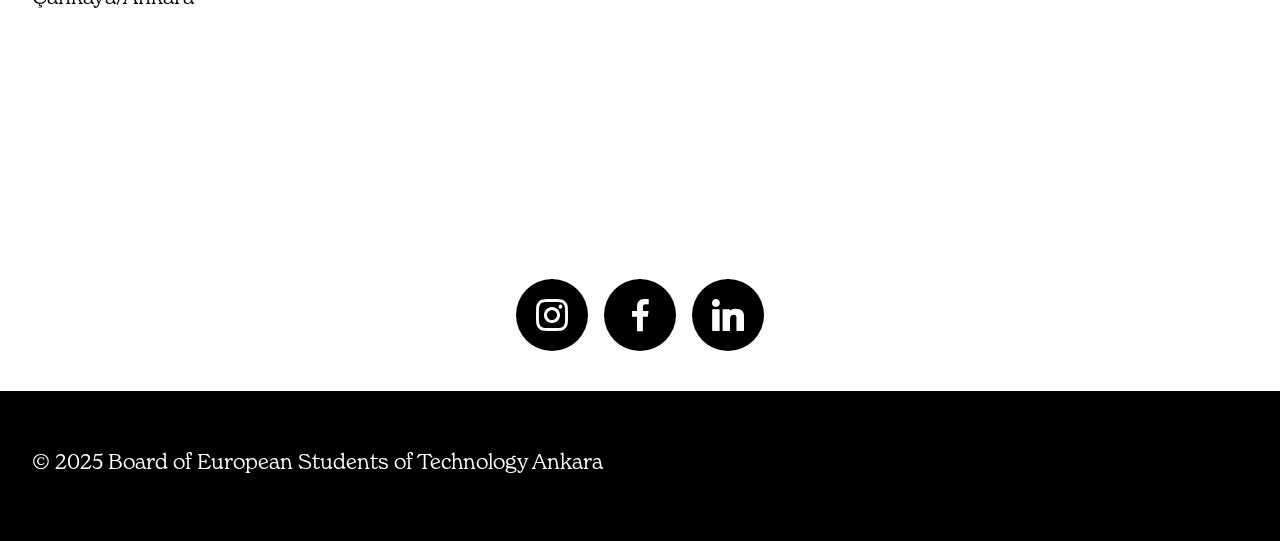
<file: ac25/bs/index.html>
<!DOCTYPE html>
<html>
  <head>
    <meta charset="UTF-8" />
    <meta http-equiv="X-UA-Compatible" content="IE=edge" />
    <meta name="twitter:card" content="summary_large_image" />
    <meta name="twitter:image:src" content="assets/images/banner.png" />
    <meta property="og:image" content="assets/images/banner.png" />
    <meta name="twitter:title" content="BEST Ankara Autumn Course 2025" />
    <meta
      name="viewport"
      content="width=device-width, initial-scale=1, minimum-scale=1"
    />
    <link
      rel="shortcut icon"
      href="assets/images/logo.svg"
      type="image/x-icon"
    />

    <link
      rel="icon"
      type="image/png"
      href="assets/favicon/favicon-96x96.png"
      sizes="96x96"
    />
    <link rel="icon" type="image/svg+xml" href="assets/favicon/favicon.svg" />
    <link rel="shortcut icon" href="assets/favicon/favicon.ico" />
    <link
      rel="apple-touch-icon"
      sizes="180x180"
      href="assets/favicon/apple-touch-icon.png"
    />
    <meta name="apple-mobile-web-app-title" content="BEST Ankara" />
    <link rel="manifest" href="assets/favicon/site.webmanifest" />

    <meta
      name="description"
      content="Learning principles of AI, AI's applications in various industries, and its upcoming developments and trends."
    />

    <title>BEST Ankara Autumn Course 2025</title>
    <link rel="stylesheet" href="assets/web/assets/icons/icon.css" />
    <link rel="stylesheet" href="assets/bootstrap/css/bootstrap.min.css" />
    <link rel="stylesheet" href="assets/bootstrap/css/bootstrap-grid.min.css" />
    <link
      rel="stylesheet"
      href="assets/bootstrap/css/bootstrap-reboot.min.css"
    />
    <link rel="stylesheet" href="assets/parallax/jarallax.css" />
    <link rel="stylesheet" href="assets/dropdown/css/style.css" />
    <link rel="stylesheet" href="assets/socicon/css/styles.css" />
    <link rel="stylesheet" href="assets/theme/css/style.css" />
    <link href="assets/fonts/style.css" rel="stylesheet" />
    <link
      rel="preload"
      as="style"
      href="assets/global/css/mbr-additional.css?v=n5fwIr"
    />
    <link
      rel="stylesheet"
      href="assets/global/css/mbr-additional.css?v=n5fwIr"
      type="text/css"
    />
  </head>
  <body>
    <section
      data-bs-version="5.1"
      class="menu menu2 cid-uGFD0ZAbnD"
      once="menu"
      id="menu-5-uGFD0ZAbnD"
    >
      <nav class="navbar navbar-dropdown navbar-fixed-top navbar-expand-lg">
        <div class="container">
          <div class="navbar-brand">
            <span class="navbar-logo">
              <a href="index.html#top">
                <img
                  src="assets/images/logo.svg"
                  alt="BEST Ankara Logo"
                  style="height: 4.5rem"
                />
              </a>
            </span>
            <span class="navbar-caption-wrap"
              ><a
                class="navbar-caption text-black text-primary display-4"
                href="index.html#top"
                >Autumn Course 2025</a
              ></span
            >
          </div>
          <button
            class="navbar-toggler"
            type="button"
            data-toggle="collapse"
            data-bs-toggle="collapse"
            data-target="#navbarSupportedContent"
            data-bs-target="#navbarSupportedContent"
            aria-controls="navbarNavAltMarkup"
            aria-expanded="false"
            aria-label="Toggle navigation"
          >
            <div class="hamburger">
              <span></span>
              <span></span>
              <span></span>
              <span></span>
            </div>
          </button>
          <div class="collapse navbar-collapse" id="navbarSupportedContent">
            <ul class="navbar-nav nav-dropdown" data-app-modern-menu="true">
              <li class="nav-item">
                <a
                  class="nav-link link text-black text-primary display-4"
                  href="index.html#top"
                  >Home</a
                >
              </li>
              <li class="nav-item">
                <a
                  class="nav-link link text-black text-primary display-4"
                  href="index.html#about-us-7-uGFD0ZBPBu"
                  aria-expanded="false"
                  >Description</a
                >
              </li>
              <li class="nav-item">
                <a
                  class="nav-link link text-black text-primary display-4"
                  href="index.html#people03-1"
                  >Core Team</a
                >
              </li>
              <li class="nav-item">
                <a
                  class="nav-link link text-black text-primary display-4"
                  href="index.html#news-1-uGFD0ZD3Ya"
                  >Activities</a
                >
              </li>
              <li class="nav-item">
                <a
                  class="nav-link link text-black text-primary display-4"
                  href="index.html#faq-1-uGFD0ZD0iV"
                  >FAQ</a
                >
              </li>
              <li class="nav-item">
                <a
                  class="nav-link link text-black text-primary display-4"
                  href="index.html#contacts-11-uGFD0ZGm3d"
                  >Contact</a
                >
              </li>
            </ul>
            <div class="icons-menu">
              <a
                class="iconfont-wrapper"
                href="https://www.instagram.com/bestankara/"
                target="_blank"
              >
                <span class="p-2 mbr-iconfont socicon-instagram socicon"></span>
              </a>
              <a class="iconfont-wrapper" href="mailto:ankara@best-eu.org">
                <span
                  class="p-2 mbr-iconfont mobi-mbri-letter mobi-mbri"
                ></span>
              </a>
            </div>
            <div class="navbar-buttons mbr-section-btn">
              <a
                class="btn btn-primary display-4"
                href="https://www.best.eu.org/courses/list.jsp"
                target="_blank"
                >Apply</a
              >
            </div>
          </div>
        </div>
      </nav>
    </section>

    <section
      data-bs-version="5.1"
      class="header18 cid-uGFD0ZAXZA mbr-fullscreen mbr-parallax-background"
      id="hero-15-uGFD0ZAXZA"
    >
      <div
        class="mbr-overlay"
        style="opacity: 0.4; background-color: rgb(0, 0, 0)"
      ></div>
      <div class="container-fluid">
        <div class="row">
          <div class="content-wrap col-12 col-md-12">
            <h1
              class="mbr-section-title mbr-fonts-style mbr-white mb-4 display-1"
            >
              <strong
                >Shrek Knows: AI is Like an Onion—Full of Data Layers and Hidden
                Insights!</strong
              >
            </h1>

            <p class="mbr-fonts-style mbr-text mbr-white mb-4 display-7">
              Learning principles of AI, AI's applications in various
              industries, and its upcoming developments and trends.
            </p>
            <div class="mbr-section-btn">
              <a
                class="btn btn-primary-outline display-7"
                href="https://www.best.eu.org/courses/list.jsp"
                target="_blank"
                >Apply</a
              >
            </div>
          </div>
        </div>
      </div>
    </section>

    <section
      data-bs-version="5.1"
      class="countdown1 cid-uGFNJ591zh"
      id="countdown1-3"
    >
      <div class="container">
        <div class="row justify-content-center">
          <div class="col-lg-8">
            <h3
              class="mbr-section-title mb-5 align-center mbr-fonts-style display-2"
            >
              <strong>Apply in</strong>
            </h3>

            <div class="countdown-cont align-center mb-5 display-2">
              <div
                title="Days"
                class="daysCountdown col-xs-3 col-sm-3 col-md-3 display-4"
              ></div>
              <div
                title="Hours"
                class="hoursCountdown col-xs-3 col-sm-3 col-md-3 display-4"
              ></div>
              <div
                title="Minutes"
                class="minutesCountdown col-xs-3 col-sm-3 col-md-3 display-4"
              ></div>
              <div
                title="Seconds"
                class="secondsCountdown col-xs-3 col-sm-3 col-md-3 display-4"
              ></div>
              <div class="countdown" data-due-date="2025/05/07"></div>
            </div>

            <div class="mbr-section-btn align-center mt-5">
              <a
                class="btn btn-primary display-4"
                href="https://www.best.eu.org/courses/list.jsp"
                target="_blank"
                >Apply</a
              >
            </div>
          </div>
        </div>
      </div>
    </section>

    <section
      data-bs-version="5.1"
      class="article07 cid-uGFD0ZBPBu"
      id="about-us-7-uGFD0ZBPBu"
    >
      <div class="container">
        <div class="row justify-content-center">
          <div class="card col-md-12 col-lg-10">
            <div class="card-wrapper">
              <h3
                class="card-title mbr-fonts-style mbr-white mt-3 mb-4 display-2"
              >
                <strong
                  >Time to Decode AI. Let's Explore Its Layers, Impact, and
                  Future!</strong
                >
              </h3>
              <div class="row card-box align-left">
                <div class="item features-without-image col-12 active">
                  <div class="item-wrapper">
                    <p class="mbr-text mbr-fonts-style display-7">
                      Have you ever wondered just how deep AI goes? We know the
                      answer is yes, but really, have you ever thought about all
                      its hidden layers? Like an onion (or an ogre!). AI is full
                      of surprises, stretching across ethics, data science,
                      human-AI interaction, sustainability and the list goes
                      on!<br /><br />In this 9 day adventure in Ankara, you'll
                      peel back these layers, uncovering AI's real-world
                      applications, ethical dilemmas, and potential for
                      innovation. From AI Ethics &amp; Fairness, where you'll
                      learn how to spot bias and ensure responsible AI, to
                      Human-AI Interaction, where AI isn't a fire-breathing
                      dragon but a partner in shaping the future. This course
                      will take you on an exciting journey through the world of
                      artificial intelligence.<br />
                      <br />But this isn't just about learning right? It's also
                      about experiencing AI in the best way possible! Alongside
                      22 fellow adventurers from all over Europe, you'll engage
                      in hands-on activities, interactive discussions, and
                      cutting-edge AI applications, all while immersing yourself
                      in the rich Turkish culture, enjoying delicious local
                      cuisine, having unforgettable socials while exploring the
                      vibrant energy of Ankara. So, are you ready to step into
                      the AI swamp? No worries—this one doesn't smell bad!
                    </p>
                  </div>
                </div>
              </div>
            </div>
          </div>
        </div>
      </div>
    </section>

    <section
      data-bs-version="5.1"
      class="people03 cid-uGFHguOCiM"
      id="people03-1"
    >
      <div class="container">
        <div class="row justify-content-center">
          <div class="col-12 content-head">
            <div class="mbr-section-head mb-5">
              <h4
                class="mbr-section-title mbr-fonts-style align-center mb-0 display-2"
              >
                <strong>Core Team</strong>
              </h4>
            </div>
          </div>
        </div>
        <div class="row">
          <div class="item features-image col-12 col-md-6 col-lg-4 active">
            <div class="item-wrapper">
              <div class="item-img mb-3">
                <img
                  src="assets/images/blank.png"
                  alt="Empty"
                  title=""
                  data-slide-to="0"
                  data-bs-slide-to="0"
                />
              </div>
              <div class="item-content align-left">
                <h5 class="item-title mbr-fonts-style display-7"></h5>
                <h6 class="item-subtitle mbr-fonts-style mb-3 display-7"></h6>
              </div>
            </div>
          </div>
          <div class="item features-image col-12 col-md-6 col-lg-4">
            <div class="item-wrapper">
              <div class="item-img mb-3">
                <img
                  src="assets/images/ilgin-tekeril.jpeg"
                  alt="Ilgın Tekeril"
                  title=""
                  data-slide-to="1"
                  data-bs-slide-to="1"
                />
              </div>
              <div class="item-content align-left">
                <h5 class="item-title mbr-fonts-style display-7">
                  <strong>Ilgın Tekeril</strong>
                </h5>
                <h6 class="item-subtitle mbr-fonts-style mb-3 display-4">
                  Main Organizer
                </h6>
              </div>
            </div>
          </div>
          <div class="item features-image col-12 col-md-6 col-lg-4">
            <div class="item-wrapper">
              <div class="item-img mb-3">
                <img
                  src="assets/images/blank.png"
                  alt="Empty"
                  title=""
                  data-slide-to="2"
                  data-bs-slide-to="3"
                />
              </div>
              <div class="item-content align-left">
                <h5 class="item-title mbr-fonts-style display-7"></h5>
                <h6 class="item-subtitle mbr-fonts-style mb-3 display-7"></h6>
              </div>
            </div>
          </div>
          <div class="item features-image col-12 col-md-6 col-lg-4">
            <div class="item-wrapper">
              <div class="item-img mb-3">
                <img
                  src="assets/images/eren-adir.jpeg"
                  alt="Eren Adır"
                  title=""
                  data-slide-to="3"
                  data-bs-slide-to="2"
                />
              </div>
              <div class="item-content align-left">
                <h5 class="item-title mbr-fonts-style display-7">
                  <strong>Eren Adır</strong>
                </h5>
                <h6 class="item-subtitle mbr-fonts-style mb-3 display-4">
                  Cumhurbaşkanı
                </h6>
              </div>
            </div>
          </div>
          <div class="item features-image col-12 col-md-6 col-lg-4">
            <div class="item-wrapper">
              <div class="item-img mb-3">
                <img
                  src="assets/images/kanye-west.png"
                  alt="Kanye West"
                  title=""
                  data-slide-to="4"
                  data-bs-slide-to="4"
                />
              </div>
              <div class="item-content align-left">
                <h5 class="item-title mbr-fonts-style display-7">
                  <strong>Kanye West</strong>
                </h5>
                <h6 class="item-subtitle mbr-fonts-style mb-3 display-4">
                  Guest of Honor
                </h6>
              </div>
            </div>
          </div>
          <div class="item features-image col-12 col-md-6 col-lg-4">
            <div class="item-wrapper">
              <div class="item-img mb-3">
                <img
                  src="assets/images/ata-turk.jpg"
                  alt="Ata Türk"
                  title=""
                  data-slide-to="5"
                  data-bs-slide-to="5"
                />
              </div>
              <div class="item-content align-left">
                <h5 class="item-title mbr-fonts-style display-7">
                  <strong>Ata Türk</strong>
                </h5>
                <h6 class="item-subtitle mbr-fonts-style mb-3 display-4">
                  Participant
                </h6>
              </div>
            </div>
          </div>
          <div class="item features-image col-12 col-md-6 col-lg-4">
            <div class="item-wrapper">
              <div class="item-img mb-3">
                <img
                  src="assets/images/alper-veli-pecen.jpeg"
                  alt="Alper Veli Peçen"
                  title=""
                  data-slide-to="6"
                  data-bs-slide-to="6"
                />
              </div>
              <div class="item-content align-left">
                <h5 class="item-title mbr-fonts-style display-7">
                  <strong>Alper Veli Peçen</strong>
                </h5>
                <h6 class="item-subtitle mbr-fonts-style mb-3 display-4">
                  49.5
                </h6>
              </div>
            </div>
          </div>
          <div class="item features-image col-12 col-md-6 col-lg-4">
            <div class="item-wrapper">
              <div class="item-img mb-3">
                <img
                  src="assets/images/mezar.png"
                  alt="Mert Ali Günevi"
                  title=""
                  data-slide-to="7"
                  data-bs-slide-to="7"
                />
              </div>
              <div class="item-content align-left">
                <h5 class="item-title mbr-fonts-style display-7">
                  <strong>Mert Ali Günevi</strong>
                </h5>
                <h6 class="item-subtitle mbr-fonts-style mb-3 display-4">
                  İstifa Etti
                </h6>
              </div>
            </div>
          </div>
          <div class="item features-image col-12 col-md-6 col-lg-4">
            <div class="item-wrapper">
              <div class="item-img mb-3">
                <img
                  src="assets/images/tuna-dogru.png"
                  alt="Tuna Doğru"
                  title=""
                  data-slide-to="8"
                  data-bs-slide-to="9"
                />
              </div>
              <div class="item-content align-left">
                <h5 class="item-title mbr-fonts-style display-7">
                  <strong>Tuna Doğru</strong>
                </h5>
                <h6 class="item-subtitle mbr-fonts-style mb-3 display-4">
                  Allah
                </h6>
              </div>
            </div>
          </div>
        </div>
      </div>
    </section>

    <section
      data-bs-version="5.1"
      class="gallery10 cid-uGFD0ZEPln"
      id="features-69-uGFD0ZEPln"
    >
      <div class="container-fluid">
        <div class="loop-container">
          <div
            class="item display-1"
            data-linewords="Layers of AI ⊹ AI, Shaping Tomorrows ⊹ Peel back AI ⊹ AI, Layer By Layer ⊹ Beyond Data, Into AI ⊹"
            data-direction="-1"
            data-speed="0.05"
          >
            Layers of AI ⊹ AI, Shaping Tomorrows ⊹ Peel back AI ⊹ AI, Layer By
            Layer ⊹ Beyond Data, Into AI ⊹
          </div>

          <div
            class="item display-1"
            data-linewords="Layers of AI ⊹ AI, Shaping Tomorrows ⊹ Peel back AI ⊹ AI, Layer By Layer ⊹ Beyond Data, Into AI ⊹"
            data-direction="-1"
            data-speed="0.05"
          >
            Layers of AI ⊹ AI, Shaping Tomorrows ⊹ Peel back AI ⊹ AI, Layer By
            Layer ⊹ Beyond Data, Into AI ⊹
          </div>
        </div>
      </div>
    </section>

    <section
      data-bs-version="5.1"
      class="features03 cid-uGFD0ZD3Ya"
      id="news-1-uGFD0ZD3Ya"
    >
      <div class="container">
        <div class="row justify-content-center mb-5">
          <div class="col-12 content-head">
            <div class="mbr-section-head">
              <h4
                class="mbr-section-title mbr-fonts-style align-center mb-0 display-2"
              >
                <strong>Activities</strong>
              </h4>
            </div>
          </div>
        </div>
        <div class="row">
          <div class="item features-image col-12 col-md-6 col-lg-4 active">
            <div class="item-wrapper">
              <div class="item-img mb-3">
                <img src="assets/images/aspava.jpg" alt="ASPAVA" title="" />
              </div>
              <div class="item-content align-left">
                <h5 class="item-title mbr-fonts-style mt-0 mb-2 display-5">
                  <strong>Aspava</strong>
                </h5>
                <p class="mbr-text mbr-fonts-style mb-3 display-7">Day 1</p>
                <p class="mbr-text mbr-fonts-style mb-3 display-7">
                  nomnomnomnom
                </p>
              </div>
            </div>
          </div>

          <div class="item features-image col-12 col-md-6 col-lg-4">
            <div class="item-wrapper">
              <div class="item-img mb-3">
                <img
                  src="assets/images/toma.jpeg"
                  alt="TOMA"
                  title=""
                  data-slide-to="2"
                  data-bs-slide-to="2"
                />
              </div>
              <div class="item-content align-left">
                <h5 class="item-title mbr-fonts-style mb-2 mt-0 display-5">
                  <strong>A1'e Yürüyüş</strong>
                </h5>
                <p class="mbr-text mbr-fonts-style mb-3 display-7">Day 2</p>
                <p class="mbr-text mbr-fonts-style mb-3 display-7">
                  Masks will be provided
                </p>
              </div>
            </div>
          </div>
          <div class="item features-image col-12 col-md-6 col-lg-4">
            <div class="item-wrapper">
              <div class="item-img mb-3">
                <img
                  src="assets/images/ankaram.jpeg"
                  alt="Ankaram"
                  title=""
                  data-slide-to="2"
                  data-bs-slide-to="2"
                />
              </div>
              <div class="item-content align-left">
                <h5 class="item-title mbr-fonts-style mb-2 mt-0 display-5">
                  <strong>Sightseeing</strong>
                </h5>
                <p class="mbr-text mbr-fonts-style mb-3 display-7">Day 3</p>
                <p class="mbr-text mbr-fonts-style mb-3 display-7">
                  kurban olurum ankaram
                </p>
              </div>
            </div>
          </div>
        </div>
      </div>
    </section>

    <section
      data-bs-version="5.1"
      class="list1 cid-uGFD0ZD0iV"
      id="faq-1-uGFD0ZD0iV"
    >
      <div class="container">
        <div class="row justify-content-center">
          <div class="col-12 col-md-12 col-lg-10 m-auto">
            <div class="content">
              <div class="row justify-content-center mb-5">
                <div class="col-12 content-head">
                  <div class="mbr-section-head">
                    <h4
                      class="mbr-section-title mbr-fonts-style align-center mb-0 display-2"
                    >
                      <strong>Frequently Asked Questions</strong>
                    </h4>
                  </div>
                </div>
              </div>
              <div
                id="bootstrap-accordion_7"
                class="panel-group accordionStyles accordion"
                role="tablist"
                aria-multiselectable="true"
              >
                <div class="card">
                  <div class="card-header" role="tab" id="headingOne">
                    <a
                      role="button"
                      class="panel-title collapsed"
                      data-toggle="collapse"
                      data-bs-toggle="collapse"
                      data-core=""
                      href="#collapse1_7"
                      aria-expanded="false"
                      aria-controls="collapse1"
                    >
                      <h6
                        class="panel-title-edit mbr-semibold mbr-fonts-style mb-0 display-5"
                      >
                        How much is the fee?
                      </h6>
                      <span
                        class="sign mbr-iconfont mobi-mbri-arrow-down"
                      ></span>
                    </a>
                  </div>
                  <div
                    id="collapse1_7"
                    class="panel-collapse noScroll collapse"
                    role="tabpanel"
                    aria-labelledby="headingOne"
                    data-parent="#accordion"
                    data-bs-parent="#bootstrap-accordion_7"
                  >
                    <div class="panel-body">
                      <p class="mbr-fonts-style panel-text display-7">
                        The maximum fee is €72, but the actual fee depends on
                        your country's category. See
                        <a
                          href="https://www.best.eu.org/courses/countryCategories.jsp"
                          class="text-primary"
                          target="_blank"
                          >this page</a
                        >
                        for more information.
                      </p>
                    </div>
                  </div>
                </div>
                <div class="card">
                  <div class="card-header" role="tab" id="headingOne">
                    <a
                      role="button"
                      class="panel-title collapsed"
                      data-toggle="collapse"
                      data-bs-toggle="collapse"
                      data-core=""
                      href="#collapse2_7"
                      aria-expanded="false"
                      aria-controls="collapse2"
                    >
                      <h6
                        class="panel-title-edit mbr-semibold mbr-fonts-style mb-0 display-5"
                      >
                        Who can join this course?
                      </h6>
                      <span
                        class="sign mbr-iconfont mobi-mbri-arrow-down"
                      ></span>
                    </a>
                  </div>
                  <div
                    id="collapse2_7"
                    class="panel-collapse noScroll collapse"
                    role="tabpanel"
                    aria-labelledby="headingOne"
                    data-parent="#accordion"
                    data-bs-parent="#bootstrap-accordion_7"
                  >
                    <div class="panel-body">
                      <p class="mbr-fonts-style panel-text display-7">
                        Any student in a university that has a BEST Local Group.
                        See
                        <a
                          href="https://www.best.eu.org/aboutBEST/structure/lbgList.jsp"
                          class="text-primary"
                          target="_blank"
                          >here</a
                        >
                        to learn if you have BEST in your university.
                      </p>
                    </div>
                  </div>
                </div>
                <div class="card">
                  <div class="card-header" role="tab" id="headingOne">
                    <a
                      role="button"
                      class="panel-title collapsed"
                      data-toggle="collapse"
                      data-bs-toggle="collapse"
                      data-core=""
                      href="#collapse3_7"
                      aria-expanded="false"
                      aria-controls="collapse3"
                    >
                      <h6
                        class="panel-title-edit mbr-semibold mbr-fonts-style mb-0 display-5"
                      >
                        How long is the course?
                      </h6>
                      <span
                        class="sign mbr-iconfont mobi-mbri-arrow-down"
                      ></span>
                    </a>
                  </div>
                  <div
                    id="collapse3_7"
                    class="panel-collapse noScroll collapse"
                    role="tabpanel"
                    aria-labelledby="headingOne"
                    data-parent="#accordion"
                    data-bs-parent="#bootstrap-accordion_7"
                  >
                    <div class="panel-body">
                      <p class="mbr-fonts-style panel-text display-7">
                        The course is scheduled between 7 September 2025 and 15
                        September 2025, consisting of 9 days including the
                        arrival and departure days. Lectures will be held on
                        week days while the trip will happen at the weekend.
                      </p>
                    </div>
                  </div>
                </div>
                <div class="card">
                  <div class="card-header" role="tab" id="headingOne">
                    <a
                      role="button"
                      class="panel-title collapsed"
                      data-toggle="collapse"
                      data-bs-toggle="collapse"
                      data-core=""
                      href="#collapse4_7"
                      aria-expanded="false"
                      aria-controls="collapse4"
                    >
                      <h6
                        class="panel-title-edit mbr-semibold mbr-fonts-style mb-0 display-5"
                      >
                        What materials are provided?
                      </h6>
                      <span
                        class="sign mbr-iconfont mobi-mbri-arrow-down"
                      ></span>
                    </a>
                  </div>
                  <div
                    id="collapse4_7"
                    class="panel-collapse noScroll collapse"
                    role="tabpanel"
                    aria-labelledby="headingOne"
                    data-parent="#accordion"
                    data-bs-parent="#bootstrap-accordion_7"
                  >
                    <div class="panel-body">
                      <p class="mbr-fonts-style panel-text display-7">
                        Any material you need during the course will be provided
                        to you by the organizers. However, it is recommended to
                        bring your own laptop or tablet.
                      </p>
                    </div>
                  </div>
                </div>
                <div class="card">
                  <div class="card-header" role="tab" id="headingOne">
                    <a
                      role="button"
                      class="panel-title collapsed"
                      data-toggle="collapse"
                      data-bs-toggle="collapse"
                      data-core=""
                      href="#collapse5_7"
                      aria-expanded="false"
                      aria-controls="collapse5"
                    >
                      <h6
                        class="panel-title-edit mbr-semibold mbr-fonts-style mb-0 display-5"
                      >
                        Is there a certificate upon completion?
                      </h6>
                      <span
                        class="sign mbr-iconfont mobi-mbri-arrow-down"
                      ></span>
                    </a>
                  </div>
                  <div
                    id="collapse5_7"
                    class="panel-collapse noScroll collapse"
                    role="tabpanel"
                    aria-labelledby="headingOne"
                    data-parent="#accordion"
                    data-bs-parent="#bootstrap-accordion_7"
                  >
                    <div class="panel-body">
                      <p class="mbr-fonts-style panel-text display-7">
                        Yes! Our course is eligible for an approved BEST
                        Certificate with the university stamp and the teacher's
                        signature. You may be able to earn ECTS credits after
                        passing the final examination, depending on your
                        university.
                      </p>
                    </div>
                  </div>
                </div>
              </div>
            </div>
          </div>
        </div>
      </div>
    </section>

    <section
      data-bs-version="5.1"
      class="contacts03 cid-uGFD0ZGm3d"
      id="contacts-11-uGFD0ZGm3d"
    >
      <div class="container">
        <div class="row justify-content-center">
          <div class="col-lg-4">
            <div class="col-12 col-md-12">
              <h5 class="mbr-section-title mbr-fonts-style mt-0 mb-4 display-2">
                <strong>Contact Us</strong>
              </h5>
              <p
                class="mbr-section-subtitle mbr-fonts-style mt-0 mb-4 display-7"
              >
                Email: ankara@best-eu.org<br />
                <br />Address: Üniversiteler Mh., Dumlupınar Blv., No: 1, 06800,
                Çankaya/Ankara<br />
              </p>
            </div>
          </div>
          <div class="col-lg-8 side-features">
            <div class="google-map">
              <iframe
                frameborder="0"
                style="border: 0"
                src="https://www.google.com/maps/embed?pb=!1m14!1m8!1m3!1d15465.960051960754!2d32.7703718!3d39.8898382!3m2!1i1024!2i768!4f13.1!3m3!1m2!1s0x14d3464754f0c083%3A0x1c3c82b9a65dcf75!2sMiddle%20East%20Technical%20University!5e1!3m2!1sen!2str!4v1743103626384!5m2!1sen!2str"
                allowfullscreen=""
              ></iframe>
            </div>
          </div>
        </div>
      </div>
    </section>

    <section
      data-bs-version="5.1"
      class="social05 cid-uGG0cN7M5I"
      id="social05-4"
    >
      <div class="container">
        <div class="row">
          <div class="col-12">
            <div class="social-row">
              <div class="soc-item">
                <a href="https://www.instagram.com/bestankara/" target="_blank">
                  <span class="mbr-iconfont socicon-instagram socicon"></span>
                </a>
              </div>
              <div class="soc-item">
                <a href="https://www.facebook.com/bestankara" target="_blank">
                  <span class="mbr-iconfont socicon-facebook socicon"></span>
                </a>
              </div>
              <div class="soc-item">
                <a
                  href="https://www.linkedin.com/company/best-ankara/"
                  target="_blank"
                >
                  <span class="mbr-iconfont socicon-linkedin socicon"></span>
                </a>
              </div>
            </div>
          </div>
        </div>
      </div>
    </section>

    <section
      data-bs-version="5.1"
      class="footer2 cid-uGFD0ZGCah"
      once="footers"
      id="footer-5-uGFD0ZGCah"
    >
      <div class="container">
        <div class="row">
          <div class="col-12 col-lg-6 center mt-2 mb-3">
            <p class="mbr-fonts-style copyright mb-0 display-7">
              © 2025 Board of European Students of Technology Ankara
            </p>
          </div>
        </div>
      </div>
    </section>
    <script src="assets/bootstrap/js/bootstrap.bundle.min.js"></script>
    <script src="assets/parallax/jarallax.js"></script>
    <script src="assets/dropdown/js/navbar-dropdown.js"></script>
    <script src="assets/countdown/countdown.js"></script>
    <script src="assets/theme/js/script.js"></script>
    <script src="assets/scroll-text/js/script.js"></script>
  </body>
</html>
</file>
<file: ac25/assets/web/assets/icons/icon.css>
@font-face {
  font-family: "Icons";
  font-display: swap;
  src: url("icon.eot?f2bix4");
  src: url("icon.eot?f2bix4#iefix") format("embedded-opentype"),
    url("icon.ttf?f2bix4") format("truetype"),
    url("icon.woff?f2bix4") format("woff"),
    url("icon.svg?f2bix4#icons") format("svg");
  font-weight: normal;
  font-style: normal;
}

[class^="mobi-"],
[class*=" mobi-"] {
  /* use !important to prevent issues with browser extensions that change fonts */
  font-family: "Icons" !important;
  speak: none;
  font-style: normal;
  font-weight: normal;
  font-variant: normal;
  text-transform: none;
  line-height: 1;

  /* Better Font Rendering =========== */
  -webkit-font-smoothing: antialiased;
  -moz-osx-font-smoothing: grayscale;
}

.mobi-mbri-add-submenu:before {
  content: "\e900";
}
.mobi-mbri-alert:before {
  content: "\e901";
}
.mobi-mbri-align-center:before {
  content: "\e902";
}
.mobi-mbri-align-justify:before {
  content: "\e903";
}
.mobi-mbri-align-left:before {
  content: "\e904";
}
.mobi-mbri-align-right:before {
  content: "\e905";
}
.mobi-mbri-android:before {
  content: "\e906";
}
.mobi-mbri-apple:before {
  content: "\e907";
}
.mobi-mbri-arrow-down:before {
  content: "\e908";
}
.mobi-mbri-arrow-next:before {
  content: "\e909";
}
.mobi-mbri-arrow-prev:before {
  content: "\e90a";
}
.mobi-mbri-arrow-up:before {
  content: "\e90b";
}
.mobi-mbri-bold:before {
  content: "\e90c";
}
.mobi-mbri-bookmark:before {
  content: "\e90d";
}
.mobi-mbri-bootstrap:before {
  content: "\e90e";
}
.mobi-mbri-briefcase:before {
  content: "\e90f";
}
.mobi-mbri-browse:before {
  content: "\e910";
}
.mobi-mbri-bulleted-list:before {
  content: "\e911";
}
.mobi-mbri-calendar:before {
  content: "\e912";
}
.mobi-mbri-camera:before {
  content: "\e913";
}
.mobi-mbri-cart-add:before {
  content: "\e914";
}
.mobi-mbri-cart-full:before {
  content: "\e915";
}
.mobi-mbri-cash:before {
  content: "\e916";
}
.mobi-mbri-change-style:before {
  content: "\e917";
}
.mobi-mbri-chat:before {
  content: "\e918";
}
.mobi-mbri-clock:before {
  content: "\e919";
}
.mobi-mbri-close:before {
  content: "\e91a";
}
.mobi-mbri-cloud:before {
  content: "\e91b";
}
.mobi-mbri-code:before {
  content: "\e91c";
}
.mobi-mbri-contact-form:before {
  content: "\e91d";
}
.mobi-mbri-credit-card:before {
  content: "\e91e";
}
.mobi-mbri-cursor-click:before {
  content: "\e91f";
}
.mobi-mbri-cust-feedback:before {
  content: "\e920";
}
.mobi-mbri-database:before {
  content: "\e921";
}
.mobi-mbri-delivery:before {
  content: "\e922";
}
.mobi-mbri-desktop:before {
  content: "\e923";
}
.mobi-mbri-devices:before {
  content: "\e924";
}
.mobi-mbri-down:before {
  content: "\e925";
}
.mobi-mbri-download-2:before {
  content: "\e926";
}
.mobi-mbri-download:before {
  content: "\e927";
}
.mobi-mbri-drag-n-drop-2:before {
  content: "\e928";
}
.mobi-mbri-drag-n-drop:before {
  content: "\e929";
}
.mobi-mbri-edit-2:before {
  content: "\e92a";
}
.mobi-mbri-edit:before {
  content: "\e92b";
}
.mobi-mbri-error:before {
  content: "\e92c";
}
.mobi-mbri-extension:before {
  content: "\e92d";
}
.mobi-mbri-features:before {
  content: "\e92e";
}
.mobi-mbri-file:before {
  content: "\e92f";
}
.mobi-mbri-flag:before {
  content: "\e930";
}
.mobi-mbri-folder:before {
  content: "\e931";
}
.mobi-mbri-gift:before {
  content: "\e932";
}
.mobi-mbri-github:before {
  content: "\e933";
}
.mobi-mbri-globe-2:before {
  content: "\e934";
}
.mobi-mbri-globe:before {
  content: "\e935";
}
.mobi-mbri-growing-chart:before {
  content: "\e936";
}
.mobi-mbri-hearth:before {
  content: "\e937";
}
.mobi-mbri-help:before {
  content: "\e938";
}
.mobi-mbri-home:before {
  content: "\e939";
}
.mobi-mbri-hot-cup:before {
  content: "\e93a";
}
.mobi-mbri-idea:before {
  content: "\e93b";
}
.mobi-mbri-image-gallery:before {
  content: "\e93c";
}
.mobi-mbri-image-slider:before {
  content: "\e93d";
}
.mobi-mbri-info:before {
  content: "\e93e";
}
.mobi-mbri-italic:before {
  content: "\e93f";
}
.mobi-mbri-key:before {
  content: "\e940";
}
.mobi-mbri-laptop:before {
  content: "\e941";
}
.mobi-mbri-layers:before {
  content: "\e942";
}
.mobi-mbri-left-right:before {
  content: "\e943";
}
.mobi-mbri-left:before {
  content: "\e944";
}
.mobi-mbri-letter:before {
  content: "\e945";
}
.mobi-mbri-like:before {
  content: "\e946";
}
.mobi-mbri-link:before {
  content: "\e947";
}
.mobi-mbri-lock:before {
  content: "\e948";
}
.mobi-mbri-login:before {
  content: "\e949";
}
.mobi-mbri-logout:before {
  content: "\e94a";
}
.mobi-mbri-magic-stick:before {
  content: "\e94b";
}
.mobi-mbri-map-pin:before {
  content: "\e94c";
}
.mobi-mbri-menu:before {
  content: "\e94d";
}
.mobi-mbri-mobile-2:before {
  content: "\e94e";
}
.mobi-mbri-mobile-horizontal:before {
  content: "\e94f";
}
.mobi-mbri-mobile:before {
  content: "\e950";
}
.mobi-mbri-mobirise:before {
  content: "\e951";
}
.mobi-mbri-more-horizontal:before {
  content: "\e952";
}
.mobi-mbri-more-vertical:before {
  content: "\e953";
}
.mobi-mbri-music:before {
  content: "\e954";
}
.mobi-mbri-new-file:before {
  content: "\e955";
}
.mobi-mbri-numbered-list:before {
  content: "\e956";
}
.mobi-mbri-opened-folder:before {
  content: "\e957";
}
.mobi-mbri-pages:before {
  content: "\e958";
}
.mobi-mbri-paper-plane:before {
  content: "\e959";
}
.mobi-mbri-paperclip:before {
  content: "\e95a";
}
.mobi-mbri-phone:before {
  content: "\e95b";
}
.mobi-mbri-photo:before {
  content: "\e95c";
}
.mobi-mbri-photos:before {
  content: "\e95d";
}
.mobi-mbri-pin:before {
  content: "\e95e";
}
.mobi-mbri-play:before {
  content: "\e95f";
}
.mobi-mbri-plus:before {
  content: "\e960";
}
.mobi-mbri-preview:before {
  content: "\e961";
}
.mobi-mbri-print:before {
  content: "\e962";
}
.mobi-mbri-protect:before {
  content: "\e963";
}
.mobi-mbri-question:before {
  content: "\e964";
}
.mobi-mbri-quote-left:before {
  content: "\e965";
}
.mobi-mbri-quote-right:before {
  content: "\e966";
}
.mobi-mbri-redo:before {
  content: "\e967";
}
.mobi-mbri-refresh:before {
  content: "\e968";
}
.mobi-mbri-responsive-2:before {
  content: "\e969";
}
.mobi-mbri-responsive:before {
  content: "\e96a";
}
.mobi-mbri-right:before {
  content: "\e96b";
}
.mobi-mbri-rocket:before {
  content: "\e96c";
}
.mobi-mbri-sad-face:before {
  content: "\e96d";
}
.mobi-mbri-sale:before {
  content: "\e96e";
}
.mobi-mbri-save:before {
  content: "\e96f";
}
.mobi-mbri-search:before {
  content: "\e970";
}
.mobi-mbri-setting-2:before {
  content: "\e971";
}
.mobi-mbri-setting-3:before {
  content: "\e972";
}
.mobi-mbri-setting:before {
  content: "\e973";
}
.mobi-mbri-share:before {
  content: "\e974";
}
.mobi-mbri-shopping-bag:before {
  content: "\e975";
}
.mobi-mbri-shopping-basket:before {
  content: "\e976";
}
.mobi-mbri-shopping-cart:before {
  content: "\e977";
}
.mobi-mbri-sites:before {
  content: "\e978";
}
.mobi-mbri-smile-face:before {
  content: "\e979";
}
.mobi-mbri-speed:before {
  content: "\e97a";
}
.mobi-mbri-star:before {
  content: "\e97b";
}
.mobi-mbri-success:before {
  content: "\e97c";
}
.mobi-mbri-sun:before {
  content: "\e97d";
}
.mobi-mbri-sun2:before {
  content: "\e97e";
}
.mobi-mbri-tablet-vertical:before {
  content: "\e97f";
}
.mobi-mbri-tablet:before {
  content: "\e980";
}
.mobi-mbri-target:before {
  content: "\e981";
}
.mobi-mbri-timer:before {
  content: "\e982";
}
.mobi-mbri-to-ftp:before {
  content: "\e983";
}
.mobi-mbri-to-local-drive:before {
  content: "\e984";
}
.mobi-mbri-touch-swipe:before {
  content: "\e985";
}
.mobi-mbri-touch:before {
  content: "\e986";
}
.mobi-mbri-trash:before {
  content: "\e987";
}
.mobi-mbri-underline:before {
  content: "\e988";
}
.mobi-mbri-undo:before {
  content: "\e989";
}
.mobi-mbri-unlink:before {
  content: "\e98a";
}
.mobi-mbri-unlock:before {
  content: "\e98b";
}
.mobi-mbri-up-down:before {
  content: "\e98c";
}
.mobi-mbri-up:before {
  content: "\e98d";
}
.mobi-mbri-update:before {
  content: "\e98e";
}
.mobi-mbri-upload-2:before {
  content: "\e98f";
}
.mobi-mbri-upload:before {
  content: "\e990";
}
.mobi-mbri-user-2:before {
  content: "\e991";
}
.mobi-mbri-user:before {
  content: "\e992";
}
.mobi-mbri-users:before {
  content: "\e993";
}
.mobi-mbri-video-play:before {
  content: "\e994";
}
.mobi-mbri-video:before {
  content: "\e995";
}
.mobi-mbri-watch:before {
  content: "\e996";
}
.mobi-mbri-website-theme-2:before {
  content: "\e997";
}
.mobi-mbri-website-theme:before {
  content: "\e998";
}
.mobi-mbri-wifi:before {
  content: "\e999";
}
.mobi-mbri-windows:before {
  content: "\e99a";
}
.mobi-mbri-zoom-in:before {
  content: "\e99b";
}
.mobi-mbri-zoom-out:before {
  content: "\e99c";
}
</file>
<file: ac25/assets/parallax/jarallax.css>
.jarallax {
    position: relative;
    z-index: 0;
}
.jarallax > .jarallax-img {
    position: absolute;
    object-fit: cover;
    /* support for plugin https://github.com/bfred-it/object-fit-images */
    font-family: 'object-fit: cover;';
    top: 0;
    left: 0;
    width: 100%;
    height: 100%;
    z-index: -1;
}
</file>
<file: ac25/assets/dropdown/css/style.css>
.navbar-dropdown {
  left: 0;
  padding: 0;
  position: absolute;
  right: 0;
  top: 0;
  transition: all 0.45s ease;
  z-index: 1030;
  background: #282828; }
  .navbar-dropdown .navbar-logo {
    margin-right: 0.8rem;
    transition: margin 0.3s ease-in-out;
    vertical-align: middle; }
    .navbar-dropdown .navbar-logo img {
      height: 3.125rem;
      transition: all 0.3s ease-in-out; }
    .navbar-dropdown .navbar-logo.mbr-iconfont {
      font-size: 3.125rem;
      line-height: 3.125rem; }
  .navbar-dropdown .navbar-caption {
    font-weight: 700;
    white-space: normal;
    vertical-align: -4px;
    line-height: 3.125rem !important; }
    .navbar-dropdown .navbar-caption, .navbar-dropdown .navbar-caption:hover {
      color: inherit;
      text-decoration: none; }
  .navbar-dropdown .mbr-iconfont + .navbar-caption {
    vertical-align: -1px; }
  .navbar-dropdown.navbar-fixed-top {
    position: fixed; }
  .navbar-dropdown .navbar-brand span {
    vertical-align: -4px; }
  .navbar-dropdown.bg-color.transparent {
    background: none; }
  .navbar-dropdown.navbar-short .navbar-brand {
    padding: 0.625rem 0; }
    .navbar-dropdown.navbar-short .navbar-brand span {
      vertical-align: -1px; }
  .navbar-dropdown.navbar-short .navbar-caption {
    line-height: 2.375rem !important;
    vertical-align: -2px; }
  .navbar-dropdown.navbar-short .navbar-logo {
    margin-right: 0.5rem; }
    .navbar-dropdown.navbar-short .navbar-logo img {
      height: 2.375rem; }
    .navbar-dropdown.navbar-short .navbar-logo.mbr-iconfont {
      font-size: 2.375rem;
      line-height: 2.375rem; }
  .navbar-dropdown.navbar-short .mbr-table-cell {
    height: 3.625rem; }
  .navbar-dropdown .navbar-close {
    left: 0.6875rem;
    position: fixed;
    top: 0.75rem;
    z-index: 1000; }
  .navbar-dropdown .hamburger-icon {
    content: "";
    display: inline-block;
    vertical-align: middle;
    width: 16px;
    -webkit-box-shadow: 0 -6px 0 1px #282828,0 0 0 1px #282828,0 6px 0 1px #282828;
    -moz-box-shadow: 0 -6px 0 1px #282828,0 0 0 1px #282828,0 6px 0 1px #282828;
    box-shadow: 0 -6px 0 1px #282828,0 0 0 1px #282828,0 6px 0 1px #282828; }

.dropdown-menu .dropdown-toggle[data-toggle="dropdown-submenu"]::after {
  border-bottom: 0.35em solid transparent;
  border-left: 0.35em solid;
  border-right: 0;
  border-top: 0.35em solid transparent;
  margin-left: 0.3rem; }

.dropdown-menu .dropdown-item:focus {
  outline: 0; }

.nav-dropdown {
  font-size: 0.75rem;
  font-weight: 500;
  height: auto !important; }
  .nav-dropdown .nav-btn {
    padding-left: 1rem; }
  .nav-dropdown .link {
    margin: .667em 1.667em;
    font-weight: 500;
    padding: 0;
    transition: color .2s ease-in-out; }
    .nav-dropdown .link.dropdown-toggle {
      margin-right: 2.583em; }
      .nav-dropdown .link.dropdown-toggle::after {
        margin-left: .25rem;
        border-top: 0.35em solid;
        border-right: 0.35em solid transparent;
        border-left: 0.35em solid transparent;
        border-bottom: 0; }
      .nav-dropdown .link.dropdown-toggle[aria-expanded="true"] {
        margin: 0;
        padding: 0.667em 3.263em  0.667em 1.667em; }
  .nav-dropdown .link::after,
  .nav-dropdown .dropdown-item::after {
    color: inherit; }
  .nav-dropdown .btn {
    font-size: 0.75rem;
    font-weight: 700;
    letter-spacing: 0;
    margin-bottom: 0;
    padding-left: 1.25rem;
    padding-right: 1.25rem; }
  .nav-dropdown .dropdown-menu {
    border-radius: 0;
    border: 0;
    left: 0;
    margin: 0;
    padding-bottom: 1.25rem;
    padding-top: 1.25rem;
    position: relative; }
  .nav-dropdown .dropdown-submenu {
    margin-left: 0.125rem;
    top: 0; }
  .nav-dropdown .dropdown-item {
    font-weight: 500;
    line-height: 2;
    padding: 0.3846em 4.615em 0.3846em 1.5385em;
    position: relative;
    transition: color .2s ease-in-out, background-color .2s ease-in-out; }
    .nav-dropdown .dropdown-item::after {
      margin-top: -0.3077em;
      position: absolute;
      right: 1.1538em;
      top: 50%; }
    .nav-dropdown .dropdown-item:focus, .nav-dropdown .dropdown-item:hover {
      background: none; }

@media (max-width: 767px) {
  .nav-dropdown.navbar-toggleable-sm {
    bottom: 0;
    display: none;
    left: 0;
    overflow-x: hidden;
    position: fixed;
    top: 0;
    transform: translateX(-100%);
    -ms-transform: translateX(-100%);
    -webkit-transform: translateX(-100%);
    width: 18.75rem;
    z-index: 999; } }
.nav-dropdown.navbar-toggleable-xl {
  bottom: 0;
  display: none;
  left: 0;
  overflow-x: hidden;
  position: fixed;
  top: 0;
  transform: translateX(-100%);
  -ms-transform: translateX(-100%);
  -webkit-transform: translateX(-100%);
  width: 18.75rem;
  z-index: 999; }

.nav-dropdown-sm {
  display: block !important;
  overflow-x: hidden;
  overflow: auto;
  padding-top: 3.875rem; }
  .nav-dropdown-sm::after {
    content: "";
    display: block;
    height: 3rem;
    width: 100%; }
  .nav-dropdown-sm.collapse.in ~ .navbar-close {
    display: block !important; }
  .nav-dropdown-sm.collapsing, .nav-dropdown-sm.collapse.in {
    transform: translateX(0);
    -ms-transform: translateX(0);
    -webkit-transform: translateX(0);
    transition: all 0.25s ease-out;
    -webkit-transition: all 0.25s ease-out;
    background: #282828; }
  .nav-dropdown-sm.collapsing[aria-expanded="false"] {
    transform: translateX(-100%);
    -ms-transform: translateX(-100%);
    -webkit-transform: translateX(-100%); }
  .nav-dropdown-sm .nav-item {
    display: block;
    margin-left: 0 !important;
    padding-left: 0; }
  .nav-dropdown-sm .link,
  .nav-dropdown-sm .dropdown-item {
    border-top: 1px dotted rgba(255, 255, 255, 0.1);
    font-size: 0.8125rem;
    line-height: 1.6;
    margin: 0 !important;
    padding: 0.875rem 2.4rem 0.875rem 1.5625rem !important;
    position: relative;
    white-space: normal; }
    .nav-dropdown-sm .link:focus, .nav-dropdown-sm .link:hover,
    .nav-dropdown-sm .dropdown-item:focus,
    .nav-dropdown-sm .dropdown-item:hover {
      background: rgba(0, 0, 0, 0.2) !important;
      color: #c0a375; }
  .nav-dropdown-sm .nav-btn {
    position: relative;
    padding: 1.5625rem 1.5625rem 0 1.5625rem; }
    .nav-dropdown-sm .nav-btn::before {
      border-top: 1px dotted rgba(255, 255, 255, 0.1);
      content: "";
      left: 0;
      position: absolute;
      top: 0;
      width: 100%; }
    .nav-dropdown-sm .nav-btn + .nav-btn {
      padding-top: 0.625rem; }
      .nav-dropdown-sm .nav-btn + .nav-btn::before {
        display: none; }
  .nav-dropdown-sm .btn {
    padding: 0.625rem 0; }
  .nav-dropdown-sm .dropdown-toggle[data-toggle="dropdown-submenu"]::after {
    margin-left: .25rem;
    border-top: 0.35em solid;
    border-right: 0.35em solid transparent;
    border-left: 0.35em solid transparent;
    border-bottom: 0; }
  .nav-dropdown-sm .dropdown-toggle[data-toggle="dropdown-submenu"][aria-expanded="true"]::after {
    border-top: 0;
    border-right: 0.35em solid transparent;
    border-left: 0.35em solid transparent;
    border-bottom: 0.35em solid; }
  .nav-dropdown-sm .dropdown-menu {
    margin: 0;
    padding: 0;
    position: relative;
    top: 0;
    left: 0;
    width: 100%;
    border: 0;
    float: none;
    border-radius: 0;
    background: none; }
  .nav-dropdown-sm .dropdown-submenu {
    left: 100%;
    margin-left: 0.125rem;
    margin-top: -1.25rem;
    top: 0; }

.navbar-toggleable-sm .nav-dropdown .dropdown-menu {
  position: absolute; }

.navbar-toggleable-sm .nav-dropdown .dropdown-submenu {
  left: 100%;
  margin-left: 0.125rem;
  margin-top: -1.25rem;
  top: 0; }

.navbar-toggleable-sm.opened .nav-dropdown .dropdown-menu {
  position: relative; }

.navbar-toggleable-sm.opened .nav-dropdown .dropdown-submenu {
  left: 0;
  margin-left: 00rem;
  margin-top: 0rem;
  top: 0; }

.is-builder .nav-dropdown.collapsing {
  transition: none !important; }
</file>
<file: ac25/assets/socicon/css/styles.css>
@charset "UTF-8";

@font-face {
  font-family: 'Socicon';
  src:  url('../fonts/socicon.eot');
  src:  url('../fonts/socicon.eot?#iefix') format('embedded-opentype'),
    url('../fonts/socicon.woff2') format('woff2'),
    url('../fonts/socicon.ttf') format('truetype'),
    url('../fonts/socicon.woff') format('woff'),
    url('../fonts/socicon.svg#socicon') format('svg');
  font-weight: normal;
  font-style: normal;
  font-display: swap;
}

[data-icon]:before {
  font-family: "socicon" !important;
  content: attr(data-icon);
  font-style: normal !important;
  font-weight: normal !important;
  font-variant: normal !important;
  text-transform: none !important;
  speak: none;
  line-height: 1;
  -webkit-font-smoothing: antialiased;
  -moz-osx-font-smoothing: grayscale;
}

[class^="socicon-"], [class*=" socicon-"] {
  /* use !important to prevent issues with browser extensions that change fonts */
  font-family: 'Socicon' !important;
  speak: none;
  font-style: normal;
  font-weight: normal;
  font-variant: normal;
  text-transform: none;
  line-height: 1;

  /* Better Font Rendering =========== */
  -webkit-font-smoothing: antialiased;
  -moz-osx-font-smoothing: grayscale;
}

.socicon-500px:before {
  content: "\e000";
}
.socicon-8tracks:before {
  content: "\e001";
}
.socicon-airbnb:before {
  content: "\e002";
}
.socicon-alliance:before {
  content: "\e003";
}
.socicon-amazon:before {
  content: "\e004";
}
.socicon-amplement:before {
  content: "\e005";
}
.socicon-android:before {
  content: "\e006";
}
.socicon-angellist:before {
  content: "\e007";
}
.socicon-apple:before {
  content: "\e008";
}
.socicon-appnet:before {
  content: "\e009";
}
.socicon-baidu:before {
  content: "\e00a";
}
.socicon-bandcamp:before {
  content: "\e00b";
}
.socicon-battlenet:before {
  content: "\e00c";
}
.socicon-mixer:before {
  content: "\e00d";
}
.socicon-bebee:before {
  content: "\e00e";
}
.socicon-bebo:before {
  content: "\e00f";
}
.socicon-behance:before {
  content: "\e010";
}
.socicon-blizzard:before {
  content: "\e011";
}
.socicon-blogger:before {
  content: "\e012";
}
.socicon-buffer:before {
  content: "\e013";
}
.socicon-chrome:before {
  content: "\e014";
}
.socicon-coderwall:before {
  content: "\e015";
}
.socicon-curse:before {
  content: "\e016";
}
.socicon-dailymotion:before {
  content: "\e017";
}
.socicon-deezer:before {
  content: "\e018";
}
.socicon-delicious:before {
  content: "\e019";
}
.socicon-deviantart:before {
  content: "\e01a";
}
.socicon-diablo:before {
  content: "\e01b";
}
.socicon-digg:before {
  content: "\e01c";
}
.socicon-discord:before {
  content: "\e01d";
}
.socicon-disqus:before {
  content: "\e01e";
}
.socicon-douban:before {
  content: "\e01f";
}
.socicon-draugiem:before {
  content: "\e020";
}
.socicon-dribbble:before {
  content: "\e021";
}
.socicon-drupal:before {
  content: "\e022";
}
.socicon-ebay:before {
  content: "\e023";
}
.socicon-ello:before {
  content: "\e024";
}
.socicon-endomodo:before {
  content: "\e025";
}
.socicon-envato:before {
  content: "\e026";
}
.socicon-etsy:before {
  content: "\e027";
}
.socicon-facebook:before {
  content: "\e028";
}
.socicon-feedburner:before {
  content: "\e029";
}
.socicon-filmweb:before {
  content: "\e02a";
}
.socicon-firefox:before {
  content: "\e02b";
}
.socicon-flattr:before {
  content: "\e02c";
}
.socicon-flickr:before {
  content: "\e02d";
}
.socicon-formulr:before {
  content: "\e02e";
}
.socicon-forrst:before {
  content: "\e02f";
}
.socicon-foursquare:before {
  content: "\e030";
}
.socicon-friendfeed:before {
  content: "\e031";
}
.socicon-github:before {
  content: "\e032";
}
.socicon-goodreads:before {
  content: "\e033";
}
.socicon-google:before {
  content: "\e034";
}
.socicon-googlescholar:before {
  content: "\e035";
}
.socicon-googlegroups:before {
  content: "\e036";
}
.socicon-googlephotos:before {
  content: "\e037";
}
.socicon-googleplus:before {
  content: "\e038";
}
.socicon-grooveshark:before {
  content: "\e039";
}
.socicon-hackerrank:before {
  content: "\e03a";
}
.socicon-hearthstone:before {
  content: "\e03b";
}
.socicon-hellocoton:before {
  content: "\e03c";
}
.socicon-heroes:before {
  content: "\e03d";
}
.socicon-smashcast:before {
  content: "\e03e";
}
.socicon-horde:before {
  content: "\e03f";
}
.socicon-houzz:before {
  content: "\e040";
}
.socicon-icq:before {
  content: "\e041";
}
.socicon-identica:before {
  content: "\e042";
}
.socicon-imdb:before {
  content: "\e043";
}
.socicon-instagram:before {
  content: "\e044";
}
.socicon-issuu:before {
  content: "\e045";
}
.socicon-istock:before {
  content: "\e046";
}
.socicon-itunes:before {
  content: "\e047";
}
.socicon-keybase:before {
  content: "\e048";
}
.socicon-lanyrd:before {
  content: "\e049";
}
.socicon-lastfm:before {
  content: "\e04a";
}
.socicon-line:before {
  content: "\e04b";
}
.socicon-linkedin:before {
  content: "\e04c";
}
.socicon-livejournal:before {
  content: "\e04d";
}
.socicon-lyft:before {
  content: "\e04e";
}
.socicon-macos:before {
  content: "\e04f";
}
.socicon-mail:before {
  content: "\e050";
}
.socicon-medium:before {
  content: "\e051";
}
.socicon-meetup:before {
  content: "\e052";
}
.socicon-mixcloud:before {
  content: "\e053";
}
.socicon-modelmayhem:before {
  content: "\e054";
}
.socicon-mumble:before {
  content: "\e055";
}
.socicon-myspace:before {
  content: "\e056";
}
.socicon-newsvine:before {
  content: "\e057";
}
.socicon-nintendo:before {
  content: "\e058";
}
.socicon-npm:before {
  content: "\e059";
}
.socicon-odnoklassniki:before {
  content: "\e05a";
}
.socicon-openid:before {
  content: "\e05b";
}
.socicon-opera:before {
  content: "\e05c";
}
.socicon-outlook:before {
  content: "\e05d";
}
.socicon-overwatch:before {
  content: "\e05e";
}
.socicon-patreon:before {
  content: "\e05f";
}
.socicon-paypal:before {
  content: "\e060";
}
.socicon-periscope:before {
  content: "\e061";
}
.socicon-persona:before {
  content: "\e062";
}
.socicon-pinterest:before {
  content: "\e063";
}
.socicon-play:before {
  content: "\e064";
}
.socicon-player:before {
  content: "\e065";
}
.socicon-playstation:before {
  content: "\e066";
}
.socicon-pocket:before {
  content: "\e067";
}
.socicon-qq:before {
  content: "\e068";
}
.socicon-quora:before {
  content: "\e069";
}
.socicon-raidcall:before {
  content: "\e06a";
}
.socicon-ravelry:before {
  content: "\e06b";
}
.socicon-reddit:before {
  content: "\e06c";
}
.socicon-renren:before {
  content: "\e06d";
}
.socicon-researchgate:before {
  content: "\e06e";
}
.socicon-residentadvisor:before {
  content: "\e06f";
}
.socicon-reverbnation:before {
  content: "\e070";
}
.socicon-rss:before {
  content: "\e071";
}
.socicon-sharethis:before {
  content: "\e072";
}
.socicon-skype:before {
  content: "\e073";
}
.socicon-slideshare:before {
  content: "\e074";
}
.socicon-smugmug:before {
  content: "\e075";
}
.socicon-snapchat:before {
  content: "\e076";
}
.socicon-songkick:before {
  content: "\e077";
}
.socicon-soundcloud:before {
  content: "\e078";
}
.socicon-spotify:before {
  content: "\e079";
}
.socicon-stackexchange:before {
  content: "\e07a";
}
.socicon-stackoverflow:before {
  content: "\e07b";
}
.socicon-starcraft:before {
  content: "\e07c";
}
.socicon-stayfriends:before {
  content: "\e07d";
}
.socicon-steam:before {
  content: "\e07e";
}
.socicon-storehouse:before {
  content: "\e07f";
}
.socicon-strava:before {
  content: "\e080";
}
.socicon-streamjar:before {
  content: "\e081";
}
.socicon-stumbleupon:before {
  content: "\e082";
}
.socicon-swarm:before {
  content: "\e083";
}
.socicon-teamspeak:before {
  content: "\e084";
}
.socicon-teamviewer:before {
  content: "\e085";
}
.socicon-technorati:before {
  content: "\e086";
}
.socicon-telegram:before {
  content: "\e087";
}
.socicon-tripadvisor:before {
  content: "\e088";
}
.socicon-tripit:before {
  content: "\e089";
}
.socicon-triplej:before {
  content: "\e08a";
}
.socicon-tumblr:before {
  content: "\e08b";
}
.socicon-twitch:before {
  content: "\e08c";
}
.socicon-twitter:before {
  content: "\e08d";
}
.socicon-uber:before {
  content: "\e08e";
}
.socicon-ventrilo:before {
  content: "\e08f";
}
.socicon-viadeo:before {
  content: "\e090";
}
.socicon-viber:before {
  content: "\e091";
}
.socicon-viewbug:before {
  content: "\e092";
}
.socicon-vimeo:before {
  content: "\e093";
}
.socicon-vine:before {
  content: "\e094";
}
.socicon-vkontakte:before {
  content: "\e095";
}
.socicon-warcraft:before {
  content: "\e096";
}
.socicon-wechat:before {
  content: "\e097";
}
.socicon-weibo:before {
  content: "\e098";
}
.socicon-whatsapp:before {
  content: "\e099";
}
.socicon-wikipedia:before {
  content: "\e09a";
}
.socicon-windows:before {
  content: "\e09b";
}
.socicon-wordpress:before {
  content: "\e09c";
}
.socicon-wykop:before {
  content: "\e09d";
}
.socicon-xbox:before {
  content: "\e09e";
}
.socicon-xing:before {
  content: "\e09f";
}
.socicon-yahoo:before {
  content: "\e0a0";
}
.socicon-yammer:before {
  content: "\e0a1";
}
.socicon-yandex:before {
  content: "\e0a2";
}
.socicon-yelp:before {
  content: "\e0a3";
}
.socicon-younow:before {
  content: "\e0a4";
}
.socicon-youtube:before {
  content: "\e0a5";
}
.socicon-zapier:before {
  content: "\e0a6";
}
.socicon-zerply:before {
  content: "\e0a7";
}
.socicon-zomato:before {
  content: "\e0a8";
}
.socicon-zynga:before {
  content: "\e0a9";
}
.socicon-spreadshirt:before {
  content: "\e901";
}
.socicon-gamejolt:before {
  content: "\e902";
}
.socicon-trello:before {
  content: "\e903";
}
.socicon-tunein:before {
  content: "\e904";
}
.socicon-bloglovin:before {
  content: "\e905";
}
.socicon-gamewisp:before {
  content: "\e906";
}
.socicon-messenger:before {
  content: "\e907";
}
.socicon-pandora:before {
  content: "\e908";
}
.socicon-augment:before {
  content: "\e909";
}
.socicon-bitbucket:before {
  content: "\e90a";
}
.socicon-fyuse:before {
  content: "\e90b";
}
.socicon-yt-gaming:before {
  content: "\e90c";
}
.socicon-sketchfab:before {
  content: "\e90d";
}
.socicon-mobcrush:before {
  content: "\e90e";
}
.socicon-microsoft:before {
  content: "\e90f";
}
.socicon-realtor:before {
  content: "\e910";
}
.socicon-tidal:before {
  content: "\e911";
}
.socicon-qobuz:before {
  content: "\e912";
}
.socicon-natgeo:before {
  content: "\e913";
}
.socicon-mastodon:before {
  content: "\e914";
}
.socicon-unsplash:before {
  content: "\e915";
}
.socicon-homeadvisor:before {
  content: "\e916";
}
.socicon-angieslist:before {
  content: "\e917";
}
.socicon-codepen:before {
  content: "\e918";
}
.socicon-slack:before {
  content: "\e919";
}
.socicon-openaigym:before {
  content: "\e91a";
}
.socicon-logmein:before {
  content: "\e91b";
}
.socicon-fiverr:before {
  content: "\e91c";
}
.socicon-gotomeeting:before {
  content: "\e91d";
}
.socicon-aliexpress:before {
  content: "\e91e";
}
.socicon-guru:before {
  content: "\e91f";
}
.socicon-appstore:before {
  content: "\e920";
}
.socicon-homes:before {
  content: "\e921";
}
.socicon-zoom:before {
  content: "\e922";
}
.socicon-alibaba:before {
  content: "\e923";
}
.socicon-craigslist:before {
  content: "\e924";
}
.socicon-wix:before {
  content: "\e925";
}
.socicon-redfin:before {
  content: "\e926";
}
.socicon-googlecalendar:before {
  content: "\e927";
}
.socicon-shopify:before {
  content: "\e928";
}
.socicon-freelancer:before {
  content: "\e929";
}
.socicon-seedrs:before {
  content: "\e92a";
}
.socicon-bing:before {
  content: "\e92b";
}
.socicon-doodle:before {
  content: "\e92c";
}
.socicon-bonanza:before {
  content: "\e92d";
}
.socicon-squarespace:before {
  content: "\e92e";
}
.socicon-toptal:before {
  content: "\e92f";
}
.socicon-gust:before {
  content: "\e930";
}
.socicon-ask:before {
  content: "\e931";
}
.socicon-trulia:before {
  content: "\e932";
}
.socicon-loomly:before {
  content: "\e933";
}
.socicon-ghost:before {
  content: "\e934";
}
.socicon-upwork:before {
  content: "\e935";
}
.socicon-fundable:before {
  content: "\e936";
}
.socicon-booking:before {
  content: "\e937";
}
.socicon-googlemaps:before {
  content: "\e938";
}
.socicon-zillow:before {
  content: "\e939";
}
.socicon-niconico:before {
  content: "\e93a";
}
.socicon-toneden:before {
  content: "\e93b";
}
.socicon-crunchbase:before {
  content: "\e93c";
}
.socicon-homefy:before {
  content: "\e93d";
}
.socicon-calendly:before {
  content: "\e93e";
}
.socicon-livemaster:before {
  content: "\e93f";
}
.socicon-udemy:before {
  content: "\e940";
}
.socicon-codered:before {
  content: "\e941";
}
.socicon-origin:before {
  content: "\e942";
}
.socicon-nextdoor:before {
  content: "\e943";
}
.socicon-portfolio:before {
  content: "\e944";
}
.socicon-instructables:before {
  content: "\e945";
}
.socicon-gitlab:before {
  content: "\e946";
}
.socicon-hackernews:before {
  content: "\e947";
}
.socicon-smashwords:before {
  content: "\e948";
}
.socicon-kobo:before {
  content: "\e949";
}
.socicon-bookbub:before {
  content: "\e94a";
}
.socicon-mailru:before {
  content: "\e94b";
}
.socicon-moddb:before {
  content: "\e94c";
}
.socicon-indiedb:before {
  content: "\e94d";
}
.socicon-traxsource:before {
  content: "\e94e";
}
.socicon-gamefor:before {
  content: "\e94f";
}
.socicon-pixiv:before {
  content: "\e950";
}
.socicon-myanimelist:before {
  content: "\e951";
}
.socicon-blackberry:before {
  content: "\e952";
}
.socicon-wickr:before {
  content: "\e953";
}
.socicon-spip:before {
  content: "\e954";
}
.socicon-napster:before {
  content: "\e955";
}
.socicon-beatport:before {
  content: "\e956";
}
.socicon-hackerone:before {
  content: "\e957";
}
.socicon-internet:before {
  content: "\e958";
}
.socicon-ubuntu:before {
  content: "\e959";
}
.socicon-artstation:before {
  content: "\e95a";
}
.socicon-invision:before {
  content: "\e95b";
}
.socicon-torial:before {
  content: "\e95c";
}
.socicon-collectorz:before {
  content: "\e95d";
}
.socicon-seenthis:before {
  content: "\e95e";
}
.socicon-googleplaymusic:before {
  content: "\e95f";
}
.socicon-debian:before {
  content: "\e960";
}
.socicon-filmfreeway:before {
  content: "\e961";
}
.socicon-gnome:before {
  content: "\e962";
}
.socicon-itchio:before {
  content: "\e963";
}
.socicon-jamendo:before {
  content: "\e964";
}
.socicon-mix:before {
  content: "\e965";
}
.socicon-sharepoint:before {
  content: "\e966";
}
.socicon-tinder:before {
  content: "\e967";
}
.socicon-windguru:before {
  content: "\e968";
}
.socicon-cdbaby:before {
  content: "\e969";
}
.socicon-elementaryos:before {
  content: "\e96a";
}
.socicon-stage32:before {
  content: "\e96b";
}
.socicon-tiktok:before {
  content: "\e96c";
}
.socicon-gitter:before {
  content: "\e96d";
}
.socicon-letterboxd:before {
  content: "\e96e";
}
.socicon-threema:before {
  content: "\e96f";
}
.socicon-splice:before {
  content: "\e970";
}
.socicon-metapop:before {
  content: "\e971";
}
.socicon-naver:before {
  content: "\e972";
}
.socicon-remote:before {
  content: "\e973";
}
.socicon-flipboard:before {
  content: "\e974";
}
.socicon-googlehangouts:before {
  content: "\e975";
}
.socicon-dlive:before {
  content: "\e976";
}
.socicon-vsco:before {
  content: "\e977";
}
.socicon-stitcher:before {
  content: "\e978";
}
.socicon-avvo:before {
  content: "\e979";
}
.socicon-redbubble:before {
  content: "\e97a";
}
.socicon-society6:before {
  content: "\e97b";
}
.socicon-zazzle:before {
  content: "\e97c";
}
.socicon-eitaa:before {
  content: "\e97d";
}
.socicon-soroush:before {
  content: "\e97e";
}
.socicon-bale:before {
  content: "\e97f";
}
</file>
<file: ac25/assets/theme/css/style.css>
@charset "UTF-8";
section {
  background-color: #ffffff;
}

body {
  font-style: normal;
  line-height: 1.5;
  font-weight: 400;
  color: #232323;
  position: relative;
}

button {
  background-color: transparent;
  border-color: transparent;
}

.embla__button,
.carousel-control {
  background-color: #edefea !important;
  opacity: 0.8 !important;
  color: #464845 !important;
  border-color: #edefea !important;
}

.carousel .close,
.modalWindow .close {
  background-color: #edefea !important;
  color: #464845 !important;
  border-color: #edefea !important;
  opacity: 0.8 !important;
}

.carousel .close:hover,
.modalWindow .close:hover {
  opacity: 1 !important;
}

.carousel-indicators li {
  background-color: #edefea !important;
  border: 2px solid #464845 !important;
}

.carousel-indicators li:hover,
.carousel-indicators li:active {
  opacity: 0.8 !important;
}

.embla__button:hover,
.carousel-control:hover {
  background-color: #edefea !important;
  opacity: 1 !important;
}

.modalWindow-video-container {
  height: 80%;
}

section,
.container,
.container-fluid {
  position: relative;
  word-wrap: break-word;
}

a.mbr-iconfont:hover {
  text-decoration: none;
}

.article .lead p,
.article .lead ul,
.article .lead ol,
.article .lead pre,
.article .lead blockquote {
  margin-bottom: 0;
}

a {
  font-style: normal;
  font-weight: 400;
  cursor: pointer;
}
a, a:hover {
  text-decoration: none;
}

.mbr-section-title {
  font-style: normal;
  line-height: 1.3;
}

.mbr-section-subtitle {
  line-height: 1.3;
}

.mbr-text {
  font-style: normal;
  line-height: 1.7;
}

h1,
h2,
h3,
h4,
h5,
h6,
.display-1,
.display-2,
.display-4,
.display-5,
.display-7,
span,
p,
a {
  line-height: 1;
  word-break: break-word;
  word-wrap: break-word;
  font-weight: 400;
}

b,
strong {
  font-weight: bold;
}

input:-webkit-autofill, input:-webkit-autofill:hover, input:-webkit-autofill:focus, input:-webkit-autofill:active {
  transition-delay: 9999s;
  -webkit-transition-property: background-color, color;
  transition-property: background-color, color;
}

textarea[type=hidden] {
  display: none;
}

section {
  background-position: 50% 50%;
  background-repeat: no-repeat;
  background-size: cover;
}
section .mbr-background-video,
section .mbr-background-video-preview {
  position: absolute;
  bottom: 0;
  left: 0;
  right: 0;
  top: 0;
}

.hidden {
  visibility: hidden;
}

.mbr-z-index20 {
  z-index: 20;
}

/*! Base colors */
.mbr-white {
  color: #ffffff;
}

.mbr-black {
  color: #111111;
}

.mbr-bg-white {
  background-color: #ffffff;
}

.mbr-bg-black {
  background-color: #000000;
}

/*! Text-aligns */
.align-left {
  text-align: left;
}

.align-center {
  text-align: center;
}

.align-right {
  text-align: right;
}

/*! Font-weight  */
.mbr-light {
  font-weight: 300;
}

.mbr-regular {
  font-weight: 400;
}

.mbr-semibold {
  font-weight: 500;
}

.mbr-bold {
  font-weight: 700;
}

/*! Media  */
.media-content {
  flex-basis: 100%;
}

.media-container-row {
  display: flex;
  flex-direction: row;
  flex-wrap: wrap;
  justify-content: center;
  align-content: center;
  align-items: start;
}
.media-container-row .media-size-item {
  width: 400px;
}

.media-container-column {
  display: flex;
  flex-direction: column;
  flex-wrap: wrap;
  justify-content: center;
  align-content: center;
  align-items: stretch;
}
.media-container-column > * {
  width: 100%;
}

@media (min-width: 992px) {
  .media-container-row {
    flex-wrap: nowrap;
  }
}
figure {
  margin-bottom: 0;
  overflow: hidden;
}

figure[mbr-media-size] {
  transition: width 0.1s;
}

img,
iframe {
  display: block;
  width: 100%;
}

.card {
  background-color: transparent;
  border: none;
}

.card-box {
  width: 100%;
}

.card-img {
  text-align: center;
  flex-shrink: 0;
  -webkit-flex-shrink: 0;
}

.media {
  max-width: 100%;
  margin: 0 auto;
}

.mbr-figure {
  align-self: center;
}

.media-container > div {
  max-width: 100%;
}

.mbr-figure img,
.card-img img {
  width: 100%;
}

@media (max-width: 991px) {
  .media-size-item {
    width: auto !important;
  }
  .media {
    width: auto;
  }
  .mbr-figure {
    width: 100% !important;
  }
}
/*! Buttons */
.mbr-section-btn {
  margin-left: -0.6rem;
  margin-right: -0.6rem;
  font-size: 0;
}

.btn {
  font-weight: 600;
  border-width: 1px;
  font-style: normal;
  margin: 0.6rem 0.6rem;
  white-space: normal;
  transition: all 0.2s ease-in-out;
  display: inline-flex;
  align-items: center;
  justify-content: center;
  word-break: break-word;
}

.btn-sm {
  font-weight: 600;
  letter-spacing: 0px;
  transition: all 0.3s ease-in-out;
}

.btn-md {
  font-weight: 600;
  letter-spacing: 0px;
  transition: all 0.3s ease-in-out;
}

.btn-lg {
  font-weight: 600;
  letter-spacing: 0px;
  transition: all 0.3s ease-in-out;
}

.btn-form {
  margin: 0;
}
.btn-form:hover {
  cursor: pointer;
}

nav .mbr-section-btn {
  margin-left: 0rem;
  margin-right: 0rem;
}

/*! Btn icon margin */
.btn .mbr-iconfont,
.btn.btn-sm .mbr-iconfont {
  order: 1;
  cursor: pointer;
  margin-left: 0.5rem;
  vertical-align: sub;
}

.btn.btn-md .mbr-iconfont,
.btn.btn-md .mbr-iconfont {
  margin-left: 0.8rem;
}

.mbr-regular {
  font-weight: 400;
}

.mbr-semibold {
  font-weight: 500;
}

.mbr-bold {
  font-weight: 700;
}

[type=submit] {
  -webkit-appearance: none;
}

/*! Full-screen */
.mbr-fullscreen .mbr-overlay {
  min-height: 100vh;
}

.mbr-fullscreen {
  display: flex;
  display: -moz-flex;
  display: -ms-flex;
  display: -o-flex;
  align-items: center;
  min-height: 100vh;
  padding-top: 3rem;
  padding-bottom: 3rem;
}

/*! Map */
.map {
  height: 25rem;
  position: relative;
}
.map iframe {
  width: 100%;
  height: 100%;
}

/*! Scroll to top arrow */
.mbr-arrow-up {
  bottom: 25px;
  right: 90px;
  position: fixed;
  text-align: right;
  z-index: 5000;
  color: #ffffff;
  font-size: 22px;
}

.mbr-arrow-up a {
  background: rgba(0, 0, 0, 0.2);
  border-radius: 50%;
  color: #fff;
  display: inline-block;
  height: 60px;
  width: 60px;
  border: 2px solid #fff;
  outline-style: none !important;
  position: relative;
  text-decoration: none;
  transition: all 0.3s ease-in-out;
  cursor: pointer;
  text-align: center;
}
.mbr-arrow-up a:hover {
  background-color: rgba(0, 0, 0, 0.4);
}
.mbr-arrow-up a i {
  line-height: 60px;
}

.mbr-arrow-up-icon {
  display: block;
  color: #fff;
}

.mbr-arrow-up-icon::before {
  content: "›";
  display: inline-block;
  font-family: serif;
  font-size: 22px;
  line-height: 1;
  font-style: normal;
  position: relative;
  top: 6px;
  left: -4px;
  transform: rotate(-90deg);
}

/*! Arrow Down */
.mbr-arrow {
  position: absolute;
  bottom: 45px;
  left: 50%;
  width: 60px;
  height: 60px;
  cursor: pointer;
  background-color: rgba(80, 80, 80, 0.5);
  border-radius: 50%;
  transform: translateX(-50%);
}
@media (max-width: 767px) {
  .mbr-arrow {
    display: none;
  }
}
.mbr-arrow > a {
  display: inline-block;
  text-decoration: none;
  outline-style: none;
  animation: arrowdown 1.7s ease-in-out infinite;
  color: #ffffff;
}
.mbr-arrow > a > i {
  position: absolute;
  top: -2px;
  left: 15px;
  font-size: 2rem;
}

#scrollToTop a i::before {
  content: "";
  position: absolute;
  display: block;
  border-bottom: 2.5px solid #fff;
  border-left: 2.5px solid #fff;
  width: 27.8%;
  height: 27.8%;
  left: 50%;
  top: 51%;
  transform: translateY(-30%) translateX(-50%) rotate(135deg);
}

@keyframes arrowdown {
  0% {
    transform: translateY(0px);
  }
  50% {
    transform: translateY(-5px);
  }
  100% {
    transform: translateY(0px);
  }
}
@media (max-width: 500px) {
  .mbr-arrow-up {
    left: 0;
    right: 0;
    text-align: center;
  }
}
/*Gradients animation*/
@keyframes gradient-animation {
  from {
    background-position: 0% 100%;
    animation-timing-function: ease-in-out;
  }
  to {
    background-position: 100% 0%;
    animation-timing-function: ease-in-out;
  }
}
.bg-gradient {
  background-size: 200% 200%;
  animation: gradient-animation 5s infinite alternate;
  -webkit-animation: gradient-animation 5s infinite alternate;
}

.menu .navbar-brand {
  display: -webkit-flex;
}
.menu .navbar-brand span {
  display: flex;
  display: -webkit-flex;
}
.menu .navbar-brand .navbar-caption-wrap {
  display: -webkit-flex;
}
.menu .navbar-brand .navbar-logo img {
  display: -webkit-flex;
  width: auto;
}
@media (min-width: 768px) and (max-width: 991px) {
  .menu .navbar-toggleable-sm .navbar-nav {
    display: -ms-flexbox;
  }
}
@media (max-width: 991px) {
  .menu .navbar-collapse {
    max-height: 93.5vh;
  }
  .menu .navbar-collapse.show {
    overflow: auto;
  }
}
@media (min-width: 992px) {
  .menu .navbar-nav.nav-dropdown {
    display: -webkit-flex;
  }
  .menu .navbar-toggleable-sm .navbar-collapse {
    display: -webkit-flex !important;
  }
  .menu .collapsed .navbar-collapse {
    max-height: 93.5vh;
  }
  .menu .collapsed .navbar-collapse.show {
    overflow: auto;
  }
}
@media (max-width: 767px) {
  .menu .navbar-collapse {
    max-height: 80vh;
  }
}

.nav-link .mbr-iconfont {
  margin-right: 0.5rem;
}

.navbar {
  display: -webkit-flex;
  -webkit-flex-wrap: wrap;
  -webkit-align-items: center;
  -webkit-justify-content: space-between;
}

.navbar-collapse {
  -webkit-flex-basis: 100%;
  -webkit-flex-grow: 1;
  -webkit-align-items: center;
}

.nav-dropdown .link {
  padding: 0.667em 1.667em !important;
  margin: 0 !important;
}

.nav {
  display: -webkit-flex;
  -webkit-flex-wrap: wrap;
}

.row {
  display: -webkit-flex;
  -webkit-flex-wrap: wrap;
}

.justify-content-center {
  -webkit-justify-content: center;
}

.form-inline {
  display: -webkit-flex;
}

.card-wrapper {
  -webkit-flex: 1;
}

.carousel-control {
  z-index: 10;
  display: -webkit-flex;
}

.carousel-controls {
  display: -webkit-flex;
}

.media {
  display: -webkit-flex;
}

.form-group:focus {
  outline: none;
}

.jq-selectbox__select {
  padding: 7px 0;
  position: relative;
}

.jq-selectbox__dropdown {
  overflow: hidden;
  border-radius: 10px;
  position: absolute;
  top: 100%;
  left: 0 !important;
  width: 100% !important;
}

.jq-selectbox__trigger-arrow {
  right: 0;
  transform: translateY(-50%);
}

.jq-selectbox li {
  padding: 1.07em 0.5em;
}

input[type=range] {
  padding-left: 0 !important;
  padding-right: 0 !important;
}

.modal-dialog,
.modal-content {
  height: 100%;
}

.modal-dialog .carousel-inner {
  height: calc(100vh - 1.75rem);
}
@media (max-width: 575px) {
  .modal-dialog .carousel-inner {
    height: calc(100vh - 1rem);
  }
}

.carousel-item {
  text-align: center;
}

.carousel-item img {
  margin: auto;
}

.navbar-toggler {
  align-self: flex-start;
  padding: 0.25rem 0.75rem;
  font-size: 1.25rem;
  line-height: 1;
  background: transparent;
  border: 1px solid transparent;
  border-radius: 0.25rem;
}

.navbar-toggler:focus,
.navbar-toggler:hover {
  text-decoration: none;
  box-shadow: none;
}

.navbar-toggler-icon {
  display: inline-block;
  width: 1.5em;
  height: 1.5em;
  vertical-align: middle;
  content: "";
  background: no-repeat center center;
  background-size: 100% 100%;
}

.navbar-toggler-left {
  position: absolute;
  left: 1rem;
}

.navbar-toggler-right {
  position: absolute;
  right: 1rem;
}

.card-img {
  width: auto;
}

.menu .navbar.collapsed:not(.beta-menu) {
  flex-direction: column;
}

.carousel-item.active,
.carousel-item-next,
.carousel-item-prev {
  display: flex;
}

.note-air-layout .dropup .dropdown-menu,
.note-air-layout .navbar-fixed-bottom .dropdown .dropdown-menu {
  bottom: initial !important;
}

html,
body {
  height: auto;
  min-height: 100vh;
}

.dropup .dropdown-toggle::after {
  display: none;
}

.form-asterisk {
  font-family: initial;
  position: absolute;
  top: -2px;
  font-weight: normal;
}

.form-control-label {
  position: relative;
  cursor: pointer;
  margin-bottom: 0.357em;
  padding: 0;
}

.alert {
  color: #ffffff;
  border-radius: 0;
  border: 0;
  font-size: 1.1rem;
  line-height: 1.5;
  margin-bottom: 1.875rem;
  padding: 1.25rem;
  position: relative;
  text-align: center;
}
.alert.alert-form::after {
  background-color: inherit;
  bottom: -7px;
  content: "";
  display: block;
  height: 14px;
  left: 50%;
  margin-left: -7px;
  position: absolute;
  transform: rotate(45deg);
  width: 14px;
}

.form-control {
  background-color: #ffffff;
  background-clip: border-box;
  color: #232323;
  line-height: 1rem !important;
  height: auto;
  padding: 1.2rem 2rem;
  transition: border-color 0.25s ease 0s;
  border: 1px solid transparent !important;
  border-radius: 4px;
  box-shadow: rgba(0, 0, 0, 0.07) 0px 1px 1px 0px, rgba(0, 0, 0, 0.07) 0px 1px 3px 0px, rgba(0, 0, 0, 0.03) 0px 0px 0px 1px;
}
.form-active .form-control:invalid {
  border-color: red;
}

.row > * {
  padding-right: 1rem;
  padding-left: 1rem;
}

form .row {
  margin-left: -0.6rem;
  margin-right: -0.6rem;
}
form .row [class*=col] {
  padding-left: 0.6rem;
  padding-right: 0.6rem;
}

form .mbr-section-btn {
  padding-left: 0.6rem;
  padding-right: 0.6rem;
}

form .form-check-input {
  margin-top: 0.5;
}

textarea.form-control {
  line-height: 1.5rem !important;
}

.form-group {
  margin-bottom: 1.2rem;
}

.form-control,
form .btn {
  min-height: 48px;
}

.gdpr-block label span.textGDPR input[name=gdpr] {
  top: 7px;
}

.form-control:focus {
  box-shadow: none;
}

:focus {
  outline: none;
}

.mbr-overlay {
  background-color: #000;
  bottom: 0;
  left: 0;
  opacity: 0.5;
  position: absolute;
  right: 0;
  top: 0;
  z-index: 0;
  pointer-events: none;
}

blockquote {
  font-style: italic;
  padding: 3rem;
  font-size: 1.09rem;
  position: relative;
  border-left: 3px solid;
}

ul,
ol,
pre,
blockquote {
  margin-bottom: 2.3125rem;
}

.mt-4 {
  margin-top: 2rem !important;
}

.mb-4 {
  margin-bottom: 2rem !important;
}

.container,
.container-fluid {
  padding-left: 16px;
  padding-right: 16px;
}

.row {
  margin-left: -16px;
  margin-right: -16px;
}
.row > [class*=col] {
  padding-left: 16px;
  padding-right: 16px;
}

@media (min-width: 992px) {
  .container-fluid {
    padding-left: 32px;
    padding-right: 32px;
  }
}
@media (max-width: 991px) {
  .mbr-container {
    padding-left: 16px;
    padding-right: 16px;
  }
}
.app-video-wrapper > img {
  opacity: 1;
}

.app-video-wrapper {
  background: transparent;
}

.item {
  position: relative;
}

.dropdown-menu .dropdown-menu {
  left: 100%;
}

.dropdown-item + .dropdown-menu {
  display: none;
}

.dropdown-item:hover + .dropdown-menu,
.dropdown-menu:hover {
  display: block;
}

@media (min-aspect-ratio: 16/9) {
  .mbr-video-foreground {
    height: 300% !important;
    top: -100% !important;
  }
}
@media (max-aspect-ratio: 16/9) {
  .mbr-video-foreground {
    width: 300% !important;
    left: -100% !important;
  }
}.engine {
	position: absolute;
	text-indent: -2400px;
	text-align: center;
	padding: 0;
	top: 0;
	left: -2400px;
}
</file>
<file: ac25/assets/fonts/style.css>
@font-face {
   font-family: 'new-spirit-700';
   font-display: swap;
   src: url('new-spirit-700/font.woff2');
}
@font-face {
   font-family: 'new-spirit-500';
   font-display: swap;
   src: url('new-spirit-500/font.woff2');
}
@font-face {
   font-family: 'new-spirit-400';
   font-display: swap;
   src: url('new-spirit-400/font.woff2');
}
@font-face {
   font-family: 'new-spirit-300';
   font-display: swap;
   src: url('new-spirit-300/font.woff2');
}
</file>
<file: ac25/assets/global/css/mbr-additional.css>
.btn {
  border-width: 2px;
}
img,
.card-wrap,
.card-wrapper,
.video-wrapper,
.mbr-figure iframe,
.google-map iframe,
.slide-content,
.plan,
.card,
.item-wrapper {
  border-radius: 2rem !important;
}
.video-wrapper {
  overflow: hidden;
}
body {
  background-color: #ffffff;
}
body {
  font-family: Liter;
}
.display-1 {
  font-family: "new-spirit-700";
  font-size: 5rem;
  line-height: 1;
}
.display-1 > .mbr-iconfont {
  font-size: 6.25rem;
}
.display-2 {
  font-family: "new-spirit-500";
  font-size: 4rem;
  line-height: 1;
}
.display-2 > .mbr-iconfont {
  font-size: 5rem;
}
.display-4 {
  font-family: "new-spirit-300";
  font-size: 1.2rem;
  line-height: 1.5;
}
.display-4 > .mbr-iconfont {
  font-size: 1.5rem;
}
.display-5 {
  font-family: "new-spirit-400";
  font-size: 2.4rem;
  line-height: 1.5;
}
.display-5 > .mbr-iconfont {
  font-size: 3rem;
}
.display-7 {
  font-family: "new-spirit-300";
  font-size: 1.4rem;
  line-height: 1.3;
}
.display-7 > .mbr-iconfont {
  font-size: 1.75rem;
}
/* ---- Fluid typography for mobile devices ---- */
/* 1.4 - font scale ratio ( bootstrap == 1.42857 ) */
/* 100vw - current viewport width */
/* (48 - 20)  48 == 48rem == 768px, 20 == 20rem == 320px(minimal supported viewport) */
/* 0.65 - min scale variable, may vary */
@media (max-width: 992px) {
  .display-1 {
    font-size: 4rem;
  }
}
@media (max-width: 768px) {
  .display-1 {
    font-size: 3.5rem;
    font-size: calc(2.4rem + (5 - 2.4) * ((100vw - 20rem) / (48 - 20)));
    line-height: calc(
      1.1 * (2.4rem + (5 - 2.4) * ((100vw - 20rem) / (48 - 20)))
    );
  }
  .display-2 {
    font-size: 3.2rem;
    font-size: calc(2.05rem + (4 - 2.05) * ((100vw - 20rem) / (48 - 20)));
    line-height: calc(
      1.3 * (2.05rem + (4 - 2.05) * ((100vw - 20rem) / (48 - 20)))
    );
  }
  .display-4 {
    font-size: 0.96rem;
    font-size: calc(1.07rem + (1.2 - 1.07) * ((100vw - 20rem) / (48 - 20)));
    line-height: calc(
      1.4 * (1.07rem + (1.2 - 1.07) * ((100vw - 20rem) / (48 - 20)))
    );
  }
  .display-5 {
    font-size: 1.92rem;
    font-size: calc(1.49rem + (2.4 - 1.49) * ((100vw - 20rem) / (48 - 20)));
    line-height: calc(
      1.4 * (1.49rem + (2.4 - 1.49) * ((100vw - 20rem) / (48 - 20)))
    );
  }
  .display-7 {
    font-size: 1.12rem;
    font-size: calc(1.14rem + (1.4 - 1.14) * ((100vw - 20rem) / (48 - 20)));
    line-height: calc(
      1.4 * (1.14rem + (1.4 - 1.14) * ((100vw - 20rem) / (48 - 20)))
    );
  }
}
@media (min-width: 992px) and (max-width: 1400px) {
  .display-1 {
    font-size: 3.5rem;
    font-size: calc(2.4rem + (5 - 2.4) * ((100vw - 62rem) / (87 - 62)));
    line-height: calc(
      1.1 * (2.4rem + (5 - 2.4) * ((100vw - 62rem) / (87 - 62)))
    );
  }
  .display-2 {
    font-size: 3.2rem;
    font-size: calc(2.05rem + (4 - 2.05) * ((100vw - 62rem) / (87 - 62)));
    line-height: calc(
      1.3 * (2.05rem + (4 - 2.05) * ((100vw - 62rem) / (87 - 62)))
    );
  }
  .display-4 {
    font-size: 0.96rem;
    font-size: calc(1.07rem + (1.2 - 1.07) * ((100vw - 62rem) / (87 - 62)));
    line-height: calc(
      1.4 * (1.07rem + (1.2 - 1.07) * ((100vw - 62rem) / (87 - 62)))
    );
  }
  .display-5 {
    font-size: 1.92rem;
    font-size: calc(1.49rem + (2.4 - 1.49) * ((100vw - 62rem) / (87 - 62)));
    line-height: calc(
      1.4 * (1.49rem + (2.4 - 1.49) * ((100vw - 62rem) / (87 - 62)))
    );
  }
  .display-7 {
    font-size: 1.12rem;
    font-size: calc(1.14rem + (1.4 - 1.14) * ((100vw - 62rem) / (87 - 62)));
    line-height: calc(
      1.4 * (1.14rem + (1.4 - 1.14) * ((100vw - 62rem) / (87 - 62)))
    );
  }
}
/* Buttons */
.btn {
  padding: 1.25rem 2rem;
  border-radius: 4px;
}
@media (max-width: 767px) {
  .btn {
    padding: 0.75rem 1.5rem;
  }
}
.btn-sm {
  padding: 0.6rem 1.2rem;
  border-radius: 4px;
}
.btn-md {
  padding: 0.6rem 1.2rem;
  border-radius: 4px;
}
.btn-lg {
  padding: 1.25rem 2rem;
  border-radius: 4px;
}
.bg-primary {
  background-color: #39ff14 !important;
}
.bg-success {
  background-color: #39ff14 !important;
}
.bg-info {
  background-color: #39ff14 !important;
}
.bg-warning {
  background-color: #39ff14 !important;
}
.bg-danger {
  background-color: #39ff14 !important;
}
.btn-primary,
.btn-primary:active {
  background-color: #39ff14 !important;
  border-color: #39ff14 !important;
  color: #031400 !important;
  box-shadow: none;
}
.btn-primary:hover,
.btn-primary:focus,
.btn-primary.focus,
.btn-primary.active {
  color: inherit;
  background-color: #64ff47 !important;
  border-color: #64ff47 !important;
  box-shadow: none;
}
.btn-primary.disabled,
.btn-primary:disabled {
  color: #031400 !important;
  background-color: #64ff47 !important;
  border-color: #64ff47 !important;
}
.btn-secondary,
.btn-secondary:active {
  background-color: #39ff14 !important;
  border-color: #39ff14 !important;
  color: #031400 !important;
  box-shadow: none;
}
.btn-secondary:hover,
.btn-secondary:focus,
.btn-secondary.focus,
.btn-secondary.active {
  color: inherit;
  background-color: #64ff47 !important;
  border-color: #64ff47 !important;
  box-shadow: none;
}
.btn-secondary.disabled,
.btn-secondary:disabled {
  color: #031400 !important;
  background-color: #64ff47 !important;
  border-color: #64ff47 !important;
}
.btn-info,
.btn-info:active {
  background-color: #39ff14 !important;
  border-color: #39ff14 !important;
  color: #031400 !important;
  box-shadow: none;
}
.btn-info:hover,
.btn-info:focus,
.btn-info.focus,
.btn-info.active {
  color: inherit;
  background-color: #64ff47 !important;
  border-color: #64ff47 !important;
  box-shadow: none;
}
.btn-info.disabled,
.btn-info:disabled {
  color: #031400 !important;
  background-color: #64ff47 !important;
  border-color: #64ff47 !important;
}
.btn-success,
.btn-success:active {
  background-color: #39ff14 !important;
  border-color: #39ff14 !important;
  color: #031400 !important;
  box-shadow: none;
}
.btn-success:hover,
.btn-success:focus,
.btn-success.focus,
.btn-success.active {
  color: inherit;
  background-color: #64ff47 !important;
  border-color: #64ff47 !important;
  box-shadow: none;
}
.btn-success.disabled,
.btn-success:disabled {
  color: #031400 !important;
  background-color: #64ff47 !important;
  border-color: #64ff47 !important;
}
.btn-warning,
.btn-warning:active {
  background-color: #39ff14 !important;
  border-color: #39ff14 !important;
  color: #031400 !important;
  box-shadow: none;
}
.btn-warning:hover,
.btn-warning:focus,
.btn-warning.focus,
.btn-warning.active {
  color: inherit;
  background-color: #64ff47 !important;
  border-color: #64ff47 !important;
  box-shadow: none;
}
.btn-warning.disabled,
.btn-warning:disabled {
  color: #031400 !important;
  background-color: #64ff47 !important;
  border-color: #64ff47 !important;
}
.btn-danger,
.btn-danger:active {
  background-color: #39ff14 !important;
  border-color: #39ff14 !important;
  color: #031400 !important;
  box-shadow: none;
}
.btn-danger:hover,
.btn-danger:focus,
.btn-danger.focus,
.btn-danger.active {
  color: inherit;
  background-color: #64ff47 !important;
  border-color: #64ff47 !important;
  box-shadow: none;
}
.btn-danger.disabled,
.btn-danger:disabled {
  color: #031400 !important;
  background-color: #64ff47 !important;
  border-color: #64ff47 !important;
}
.btn-white,
.btn-white:active {
  background-color: #eff0ec !important;
  border-color: #eff0ec !important;
  color: #757b62 !important;
  box-shadow: none;
}
.btn-white:hover,
.btn-white:focus,
.btn-white.focus,
.btn-white.active {
  color: inherit;
  background-color: #ffffff !important;
  border-color: #ffffff !important;
  box-shadow: none;
}
.btn-white.disabled,
.btn-white:disabled {
  color: #757b62 !important;
  background-color: #ffffff !important;
  border-color: #ffffff !important;
}
.btn-black,
.btn-black:active {
  background-color: #232323 !important;
  border-color: #232323 !important;
  color: #ffffff !important;
  box-shadow: none;
}
.btn-black:hover,
.btn-black:focus,
.btn-black.focus,
.btn-black.active {
  color: inherit;
  background-color: #3d3d3d !important;
  border-color: #3d3d3d !important;
  box-shadow: none;
}
.btn-black.disabled,
.btn-black:disabled {
  color: #ffffff !important;
  background-color: #3d3d3d !important;
  border-color: #3d3d3d !important;
}
.btn-primary-outline,
.btn-primary-outline:active {
  background-color: transparent !important;
  border-color: #39ff14;
  color: #39ff14;
}
.btn-primary-outline:hover,
.btn-primary-outline:focus,
.btn-primary-outline.focus,
.btn-primary-outline.active {
  color: #1ebc00 !important;
  background-color: transparent !important;
  border-color: #1ebc00 !important;
  box-shadow: none !important;
}
.btn-primary-outline.disabled,
.btn-primary-outline:disabled {
  color: #031400 !important;
  background-color: #39ff14 !important;
  border-color: #39ff14 !important;
}
.btn-secondary-outline,
.btn-secondary-outline:active {
  background-color: transparent !important;
  border-color: #39ff14;
  color: #39ff14;
}
.btn-secondary-outline:hover,
.btn-secondary-outline:focus,
.btn-secondary-outline.focus,
.btn-secondary-outline.active {
  color: #1ebc00 !important;
  background-color: transparent !important;
  border-color: #1ebc00 !important;
  box-shadow: none !important;
}
.btn-secondary-outline.disabled,
.btn-secondary-outline:disabled {
  color: #031400 !important;
  background-color: #39ff14 !important;
  border-color: #39ff14 !important;
}
.btn-info-outline,
.btn-info-outline:active {
  background-color: transparent !important;
  border-color: #39ff14;
  color: #39ff14;
}
.btn-info-outline:hover,
.btn-info-outline:focus,
.btn-info-outline.focus,
.btn-info-outline.active {
  color: #1ebc00 !important;
  background-color: transparent !important;
  border-color: #1ebc00 !important;
  box-shadow: none !important;
}
.btn-info-outline.disabled,
.btn-info-outline:disabled {
  color: #031400 !important;
  background-color: #39ff14 !important;
  border-color: #39ff14 !important;
}
.btn-success-outline,
.btn-success-outline:active {
  background-color: transparent !important;
  border-color: #39ff14;
  color: #39ff14;
}
.btn-success-outline:hover,
.btn-success-outline:focus,
.btn-success-outline.focus,
.btn-success-outline.active {
  color: #1ebc00 !important;
  background-color: transparent !important;
  border-color: #1ebc00 !important;
  box-shadow: none !important;
}
.btn-success-outline.disabled,
.btn-success-outline:disabled {
  color: #031400 !important;
  background-color: #39ff14 !important;
  border-color: #39ff14 !important;
}
.btn-warning-outline,
.btn-warning-outline:active {
  background-color: transparent !important;
  border-color: #39ff14;
  color: #39ff14;
}
.btn-warning-outline:hover,
.btn-warning-outline:focus,
.btn-warning-outline.focus,
.btn-warning-outline.active {
  color: #1ebc00 !important;
  background-color: transparent !important;
  border-color: #1ebc00 !important;
  box-shadow: none !important;
}
.btn-warning-outline.disabled,
.btn-warning-outline:disabled {
  color: #031400 !important;
  background-color: #39ff14 !important;
  border-color: #39ff14 !important;
}
.btn-danger-outline,
.btn-danger-outline:active {
  background-color: transparent !important;
  border-color: #39ff14;
  color: #39ff14;
}
.btn-danger-outline:hover,
.btn-danger-outline:focus,
.btn-danger-outline.focus,
.btn-danger-outline.active {
  color: #1ebc00 !important;
  background-color: transparent !important;
  border-color: #1ebc00 !important;
  box-shadow: none !important;
}
.btn-danger-outline.disabled,
.btn-danger-outline:disabled {
  color: #031400 !important;
  background-color: #39ff14 !important;
  border-color: #39ff14 !important;
}
.btn-black-outline,
.btn-black-outline:active {
  background-color: transparent !important;
  border-color: #232323;
  color: #232323;
}
.btn-black-outline:hover,
.btn-black-outline:focus,
.btn-black-outline.focus,
.btn-black-outline.active {
  color: #000000 !important;
  background-color: transparent !important;
  border-color: #000000 !important;
  box-shadow: none !important;
}
.btn-black-outline.disabled,
.btn-black-outline:disabled {
  color: #ffffff !important;
  background-color: #232323 !important;
  border-color: #232323 !important;
}
.btn-white-outline,
.btn-white-outline:active {
  background-color: transparent !important;
  border-color: #fafafa;
  color: #fafafa;
}
.btn-white-outline:hover,
.btn-white-outline:focus,
.btn-white-outline.focus,
.btn-white-outline.active {
  color: #cfcfcf !important;
  background-color: transparent !important;
  border-color: #cfcfcf !important;
  box-shadow: none !important;
}
.btn-white-outline.disabled,
.btn-white-outline:disabled {
  color: #7a7a7a !important;
  background-color: #fafafa !important;
  border-color: #fafafa !important;
}
.text-primary {
  color: #39ff14 !important;
}
.text-secondary {
  color: #39ff14 !important;
}
.text-success {
  color: #39ff14 !important;
}
.text-info {
  color: #39ff14 !important;
}
.text-warning {
  color: #39ff14 !important;
}
.text-danger {
  color: #39ff14 !important;
}
.text-white {
  color: #fafafa !important;
}
.text-black {
  color: #232323 !important;
}
a.text-primary:hover,
a.text-primary:focus,
a.text-primary.active {
  color: #1bad00 !important;
}
a.text-secondary:hover,
a.text-secondary:focus,
a.text-secondary.active {
  color: #1bad00 !important;
}
a.text-success:hover,
a.text-success:focus,
a.text-success.active {
  color: #1bad00 !important;
}
a.text-info:hover,
a.text-info:focus,
a.text-info.active {
  color: #1bad00 !important;
}
a.text-warning:hover,
a.text-warning:focus,
a.text-warning.active {
  color: #1bad00 !important;
}
a.text-danger:hover,
a.text-danger:focus,
a.text-danger.active {
  color: #1bad00 !important;
}
a.text-white:hover,
a.text-white:focus,
a.text-white.active {
  color: #c7c7c7 !important;
}
a.text-black:hover,
a.text-black:focus,
a.text-black.active {
  color: #000000 !important;
}
a[class*="text-"]:not(.nav-link):not(.dropdown-item):not([role]):not(
    .navbar-caption
  ) {
  position: relative;
  background-image: transparent;
  background-size: 10000px 2px;
  background-repeat: no-repeat;
  background-position: 0px 1.2em;
  background-position: -10000px 1.2em;
}
a[class*="text-"]:not(.nav-link):not(.dropdown-item):not([role]):not(
    .navbar-caption
  ):hover {
  transition: background-position 2s ease-in-out;
  background-image: linear-gradient(currentColor 50%, currentColor 50%);
  background-position: 0px 1.2em;
}
.nav-tabs .nav-link.active {
  color: #39ff14;
}
.nav-tabs .nav-link:not(.active) {
  color: #232323;
}
.alert-success {
  background-color: #70c770;
}
.alert-info {
  background-color: #39ff14;
}
.alert-warning {
  background-color: #39ff14;
}
.alert-danger {
  background-color: #39ff14;
}
.mbr-section-btn .btn:not(.btn-form) {
  border-radius: 100px;
}
.mbr-gallery-filter li a {
  border-radius: 100px !important;
}
.mbr-gallery-filter li.active .btn {
  background-color: #39ff14;
  border-color: #39ff14;
  color: #072d00;
}
.mbr-gallery-filter li.active .btn:focus {
  box-shadow: none;
}
.nav-tabs .nav-link {
  border-radius: 100px !important;
}
a,
a:hover {
  color: #39ff14;
}
.mbr-plan-header.bg-primary .mbr-plan-subtitle,
.mbr-plan-header.bg-primary .mbr-plan-price-desc {
  color: #e5ffe0;
}
.mbr-plan-header.bg-success .mbr-plan-subtitle,
.mbr-plan-header.bg-success .mbr-plan-price-desc {
  color: #e5ffe0;
}
.mbr-plan-header.bg-info .mbr-plan-subtitle,
.mbr-plan-header.bg-info .mbr-plan-price-desc {
  color: #e5ffe0;
}
.mbr-plan-header.bg-warning .mbr-plan-subtitle,
.mbr-plan-header.bg-warning .mbr-plan-price-desc {
  color: #e5ffe0;
}
.mbr-plan-header.bg-danger .mbr-plan-subtitle,
.mbr-plan-header.bg-danger .mbr-plan-price-desc {
  color: #e5ffe0;
}
/* Scroll to top button*/
.scrollToTop_wraper {
  display: none;
}
.form-control {
  font-family: "new-spirit-300";
  font-size: 1.4rem;
  line-height: 1.3;
  font-weight: 400;
  border-radius: 40px !important;
}
.form-control > .mbr-iconfont {
  font-size: 1.75rem;
}
.form-control:hover,
.form-control:focus {
  box-shadow: rgba(0, 0, 0, 0.07) 0px 1px 1px 0px,
    rgba(0, 0, 0, 0.07) 0px 1px 3px 0px, rgba(0, 0, 0, 0.03) 0px 0px 0px 1px;
  border-color: #39ff14 !important;
}
.form-control:-webkit-input-placeholder {
  font-family: "new-spirit-300";
  font-size: 1.4rem;
  line-height: 1.3;
  font-weight: 400;
}
.form-control:-webkit-input-placeholder > .mbr-iconfont {
  font-size: 1.75rem;
}
blockquote {
  border-color: #39ff14;
}
/* Forms */
.mbr-form .input-group-btn .btn {
  border-radius: 100px !important;
}
.mbr-form .input-group-btn .btn:hover {
  box-shadow: 0 10px 40px 0 rgba(0, 0, 0, 0.2);
}
.mbr-form .input-group-btn button[type="submit"] {
  border-radius: 100px !important;
  padding: 1rem 3rem;
}
.mbr-form .input-group-btn button[type="submit"]:hover {
  box-shadow: 0 10px 40px 0 rgba(0, 0, 0, 0.2);
}
.jq-selectbox li:hover,
.jq-selectbox li.selected {
  background-color: #39ff14;
  color: #000000;
}
.jq-number__spin {
  transition: 0.25s ease;
}
.jq-number__spin:hover {
  border-color: #39ff14;
}
.jq-selectbox .jq-selectbox__trigger-arrow,
.jq-number__spin.minus:after,
.jq-number__spin.plus:after {
  transition: 0.4s;
  border-top-color: #232323;
  border-bottom-color: #232323;
}
.jq-selectbox:hover .jq-selectbox__trigger-arrow,
.jq-number__spin.minus:hover:after,
.jq-number__spin.plus:hover:after {
  border-top-color: #39ff14;
  border-bottom-color: #39ff14;
}
.xdsoft_datetimepicker .xdsoft_calendar td.xdsoft_default,
.xdsoft_datetimepicker .xdsoft_calendar td.xdsoft_current,
.xdsoft_datetimepicker
  .xdsoft_timepicker
  .xdsoft_time_box
  > div
  > div.xdsoft_current {
  color: #000000 !important;
  background-color: #39ff14 !important;
  box-shadow: none !important;
}
.xdsoft_datetimepicker .xdsoft_calendar td:hover,
.xdsoft_datetimepicker .xdsoft_timepicker .xdsoft_time_box > div > div:hover {
  color: #000000 !important;
  background: #39ff14 !important;
  box-shadow: none !important;
}
.lazy-bg {
  background-image: none !important;
}
.lazy-placeholder:not(section),
.lazy-none {
  display: block;
  position: relative;
  padding-bottom: 56.25%;
  width: 100%;
  height: auto;
}
iframe.lazy-placeholder,
.lazy-placeholder:after {
  content: "";
  position: absolute;
  width: 200px;
  height: 200px;
  background: transparent no-repeat center;
  background-size: contain;
  top: 50%;
  left: 50%;
  transform: translateX(-50%) translateY(-50%);
  background-image: url("data:image/svg+xml;charset=UTF-8,%3csvg width='32' height='32' viewBox='0 0 64 64' xmlns='http://www.w3.org/2000/svg' stroke='%2339ff14' %3e%3cg fill='none' fill-rule='evenodd'%3e%3cg transform='translate(16 16)' stroke-width='2'%3e%3ccircle stroke-opacity='.5' cx='16' cy='16' r='16'/%3e%3cpath d='M32 16c0-9.94-8.06-16-16-16'%3e%3canimateTransform attributeName='transform' type='rotate' from='0 16 16' to='360 16 16' dur='1s' repeatCount='indefinite'/%3e%3c/path%3e%3c/g%3e%3c/g%3e%3c/svg%3e");
}
section.lazy-placeholder:after {
  opacity: 0.5;
}
body {
  overflow-x: hidden;
}
a {
  transition: color 0.6s;
}
@media (max-width: 1400px) {
  .container {
    max-width: 100%;
  }
}
@media (max-width: 1400px) and (min-width: 768px) {
  .container {
    padding-left: 32px;
    padding-right: 32px;
  }
}
@media (max-width: 1400px) and (min-width: 768px) {
  .container-fluid {
    padding-left: 32px;
    padding-right: 32px;
  }
}
@media (max-width: 767px) {
  .container-fluid {
    padding-left: 16px;
    padding-right: 16px;
  }
}
.cid-uGFD0ZAbnD {
  z-index: 1000;
  width: 100%;
  position: relative;
}
.cid-uGFD0ZAbnD .dropdown-item:before {
  font-family: icons !important;
  content: "\e966";
  display: inline-block;
  width: 0;
  position: absolute;
  left: 1rem;
  top: 0.5rem;
  margin-right: 0.5rem;
  line-height: 1;
  font-size: inherit;
  vertical-align: middle;
  text-align: center;
  overflow: hidden;
  transform: scale(0, 1);
  transition: all 0.25s ease-in-out;
}
@media (max-width: 767px) {
  .cid-uGFD0ZAbnD .navbar-toggler {
    transform: scale(0.8);
  }
}
.cid-uGFD0ZAbnD .navbar-brand {
  flex-shrink: 0;
  align-items: center;
  margin-right: 0;
  padding: 10px 0;
  transition: all 0.3s;
  word-break: break-word;
  z-index: 1;
}
.cid-uGFD0ZAbnD .navbar-brand img {
  max-width: 100%;
  max-height: 100%;
}
.cid-uGFD0ZAbnD .navbar-brand .navbar-caption {
  line-height: inherit !important;
}
.cid-uGFD0ZAbnD .navbar-brand .navbar-logo a {
  outline: none;
}
.cid-uGFD0ZAbnD .navbar-nav {
  margin: auto;
  margin-left: 0;
  margin-left: auto;
}
.cid-uGFD0ZAbnD .navbar-nav .nav-item {
  padding: 0 !important;
  transition: 0.3s all !important;
}
.cid-uGFD0ZAbnD .navbar-nav .nav-item .nav-link {
  padding: 16px !important;
  margin: 0 !important;
  border-radius: 1rem !important;
  transition: 0.3s all !important;
}
.cid-uGFD0ZAbnD .navbar-nav .nav-item .nav-link:hover {
  background-color: rgba(27, 31, 10, 0.06);
}
.cid-uGFD0ZAbnD .navbar-nav .open .nav-link::after {
  transform: rotate(180deg);
}
@media (min-width: 992px) {
  .cid-uGFD0ZAbnD .navbar-nav .open .nav-link::before {
    content: "";
    width: 100%;
    height: 20px;
    top: 100%;
    background: transparent;
    position: absolute;
  }
}
.cid-uGFD0ZAbnD .navbar-nav .dropdown-item {
  padding: 12px !important;
  border-radius: 0.5rem !important;
  margin: 0 8px !important;
  transition: 0.3s all !important;
}
.cid-uGFD0ZAbnD .navbar-nav .dropdown-item:hover {
  background-color: rgba(27, 31, 10, 0.06);
}
@media (min-width: 992px) {
  .cid-uGFD0ZAbnD .navbar-nav {
    padding-left: 1.5rem;
  }
}
.cid-uGFD0ZAbnD .nav-link {
  width: fit-content;
  position: relative;
}
.cid-uGFD0ZAbnD .navbar-logo {
  margin: 0 !important;
}
@media (max-width: 767px) {
  .cid-uGFD0ZAbnD .navbar-logo {
    padding-left: 0;
  }
}
.cid-uGFD0ZAbnD .navbar-caption {
  padding-left: 1rem;
  padding-right: 0.5rem;
}
@media (max-width: 767px) {
  .cid-uGFD0ZAbnD .nav-dropdown {
    padding-bottom: 0.5rem;
  }
}
.cid-uGFD0ZAbnD .nav-dropdown .link.dropdown-toggle::after {
  margin-left: 0.5rem;
  margin-top: 0.2rem;
  transition: 0.3s all;
}
.cid-uGFD0ZAbnD .container {
  display: flex;
  height: 90px;
  padding: 0.5rem 0.6rem;
  flex-wrap: nowrap;
  background: rgba(255, 255, 255, 0.9) !important;
  left: 0;
  right: 0;
  -webkit-box-pack: justify;
  -ms-flex-pack: justify;
  justify-content: flex-end;
  -webkit-box-align: center;
  -webkit-align-items: center;
  -ms-flex-align: center;
  align-items: center;
  border-radius: 100vw;
  margin-top: 1rem;
  background-color: #ffffff;
  box-shadow: 0 30px 60px 0 rgba(27, 31, 10, 0.08);
}
@media (max-width: 992px) {
  .cid-uGFD0ZAbnD .container {
    padding-right: 2rem;
  }
}
@media (max-width: 767px) {
  .cid-uGFD0ZAbnD .container {
    width: 95%;
    height: 56px !important;
    padding-right: 1rem;
    margin-top: 0rem;
  }
}
.cid-uGFD0ZAbnD .iconfont-wrapper {
  color: #000000 !important;
  font-size: 1.5rem;
  padding-right: 0.5rem;
}
.cid-uGFD0ZAbnD .dropdown-menu {
  flex-wrap: wrap;
  flex-direction: column;
  max-width: 100%;
  padding: 12px 4px !important;
  border-radius: 1.5rem;
  transition: 0.3s all !important;
  min-width: auto;
  background: #ffffff;
  background: rgba(255, 255, 255, 0.9) !important;
}
.cid-uGFD0ZAbnD .nav-item:focus,
.cid-uGFD0ZAbnD .nav-link:focus {
  outline: none;
}
.cid-uGFD0ZAbnD .dropdown .dropdown-menu .dropdown-item {
  width: auto;
  transition: all 0.25s ease-in-out;
}
.cid-uGFD0ZAbnD .dropdown .dropdown-menu .dropdown-item::after {
  right: 0.5rem;
}
.cid-uGFD0ZAbnD .dropdown .dropdown-menu .dropdown-item .mbr-iconfont {
  margin-right: 0.5rem;
  vertical-align: sub;
}
.cid-uGFD0ZAbnD .dropdown .dropdown-menu .dropdown-item .mbr-iconfont:before {
  display: inline-block;
  transform: scale(1, 1);
  transition: all 0.25s ease-in-out;
}
.cid-uGFD0ZAbnD .collapsed .dropdown-menu .dropdown-item:before {
  display: none;
}
.cid-uGFD0ZAbnD .collapsed .dropdown .dropdown-menu .dropdown-item {
  padding: 0.235em 1.5em 0.235em 1.5em !important;
  transition: none;
  margin: 0 !important;
}
.cid-uGFD0ZAbnD .navbar {
  min-height: 90px;
  transition: all 0.3s;
  border-bottom: 1px solid transparent;
  background: transparent !important;
  padding: 0 !important;
  border: none !important;
  box-shadow: none !important;
  border-radius: 0 !important;
}
.cid-uGFD0ZAbnD .navbar.opened {
  transition: all 0.3s;
}
.cid-uGFD0ZAbnD .navbar .dropdown-item {
  padding: 0.5rem 1.8rem;
}
.cid-uGFD0ZAbnD .navbar .navbar-logo img {
  min-width: 6rem;
  object-fit: cover;
}
.cid-uGFD0ZAbnD .navbar .navbar-collapse {
  z-index: 1;
  justify-content: flex-end;
}
.cid-uGFD0ZAbnD .navbar.collapsed {
  justify-content: center;
}
.cid-uGFD0ZAbnD .navbar.collapsed .nav-item .nav-link::before {
  display: none;
}
.cid-uGFD0ZAbnD .navbar.collapsed.opened .dropdown-menu {
  top: 0;
}
@media (min-width: 992px) {
  .cid-uGFD0ZAbnD .navbar.collapsed.opened:not(.navbar-short) .navbar-collapse {
    max-height: calc(98.5vh - 4.5rem);
  }
}
.cid-uGFD0ZAbnD .navbar.collapsed .dropdown-menu .dropdown-submenu {
  left: 0 !important;
}
.cid-uGFD0ZAbnD .navbar.collapsed .dropdown-menu .dropdown-item:after {
  right: auto;
}
.cid-uGFD0ZAbnD
  .navbar.collapsed
  .dropdown-menu
  .dropdown-toggle[data-toggle="dropdown-submenu"]:after {
  margin-left: 0.5rem;
  margin-top: 0.2rem;
  border-top: 0.35em solid;
  border-right: 0.35em solid transparent;
  border-left: 0.35em solid transparent;
  border-bottom: 0;
  top: 41%;
}
.cid-uGFD0ZAbnD .navbar.collapsed ul.navbar-nav li {
  margin: auto;
}
.cid-uGFD0ZAbnD .navbar.collapsed .dropdown-menu .dropdown-item {
  padding: 0.25rem 1.5rem;
  text-align: center;
}
.cid-uGFD0ZAbnD .navbar.collapsed .icons-menu {
  padding-left: 0;
  padding-right: 0;
  padding-top: 0.5rem;
  padding-bottom: 0.5rem;
}
@media (max-width: 767px) {
  .cid-uGFD0ZAbnD .navbar {
    min-height: 72px;
  }
  .cid-uGFD0ZAbnD .navbar .navbar-logo img {
    height: 2.5rem !important;
    min-width: 2.5rem !important;
  }
}
@media (max-width: 991px) {
  .cid-uGFD0ZAbnD .navbar .nav-item .nav-link::before {
    display: none;
  }
  .cid-uGFD0ZAbnD .navbar.opened .dropdown-menu {
    top: 0;
  }
  .cid-uGFD0ZAbnD .navbar .dropdown-menu .dropdown-submenu {
    left: 0 !important;
  }
  .cid-uGFD0ZAbnD .navbar .dropdown-menu .dropdown-item:after {
    right: auto;
  }
  .cid-uGFD0ZAbnD
    .navbar
    .dropdown-menu
    .dropdown-toggle[data-toggle="dropdown-submenu"]:after {
    margin-left: 0.5rem;
    margin-top: 0.2rem;
    border-top: 0.35em solid;
    border-right: 0.35em solid transparent;
    border-left: 0.35em solid transparent;
    border-bottom: 0;
    top: 40%;
  }
  .cid-uGFD0ZAbnD .navbar .dropdown-menu .dropdown-item {
    padding: 0.25rem 1.5rem !important;
    text-align: center;
  }
  .cid-uGFD0ZAbnD .navbar .navbar-brand {
    flex-shrink: initial;
    flex-basis: auto;
    word-break: break-word;
    padding-right: 10px;
  }
  .cid-uGFD0ZAbnD .navbar .navbar-toggler {
    flex-basis: auto;
  }
  .cid-uGFD0ZAbnD .navbar .icons-menu {
    padding-left: 0;
    padding-top: 0.5rem;
    padding-bottom: 0.5rem;
  }
}
.cid-uGFD0ZAbnD .navbar.navbar-short .navbar-logo img {
  height: 2rem;
}
.cid-uGFD0ZAbnD .dropdown-item.active,
.cid-uGFD0ZAbnD .dropdown-item:active {
  background-color: transparent;
}
.cid-uGFD0ZAbnD .navbar-expand-lg .navbar-nav .nav-link {
  padding: 0;
}
.cid-uGFD0ZAbnD .nav-dropdown .link.dropdown-toggle {
  margin-right: 1.667em;
}
.cid-uGFD0ZAbnD .nav-dropdown .link.dropdown-toggle[aria-expanded="true"] {
  margin-right: 0;
  padding: 0.667em 1.667em;
}
.cid-uGFD0ZAbnD .navbar.navbar-expand-lg .dropdown .dropdown-menu {
  background: #ffffff;
}
.cid-uGFD0ZAbnD
  .navbar.navbar-expand-lg
  .dropdown
  .dropdown-menu
  .dropdown-submenu {
  margin: 0;
  left: 105%;
  transform: none;
  top: -12px;
}
.cid-uGFD0ZAbnD .navbar .dropdown.open > .dropdown-menu {
  display: flex;
}
.cid-uGFD0ZAbnD ul.navbar-nav {
  flex-wrap: wrap;
}
.cid-uGFD0ZAbnD .navbar-buttons {
  text-align: center;
  min-width: 140px;
}
@media (max-width: 992px) {
  .cid-uGFD0ZAbnD .navbar-buttons {
    text-align: left;
  }
}
.cid-uGFD0ZAbnD button.navbar-toggler {
  outline: none;
  width: 31px;
  height: 20px;
  cursor: pointer;
  transition: all 0.2s;
  position: relative;
  align-self: center;
}
.cid-uGFD0ZAbnD button.navbar-toggler .hamburger span {
  position: absolute;
  right: 0;
  width: 30px;
  height: 2px;
  border-right: 5px;
  background-color: #000000;
}
.cid-uGFD0ZAbnD button.navbar-toggler .hamburger span:nth-child(1) {
  top: 0;
  transition: all 0.2s;
}
.cid-uGFD0ZAbnD button.navbar-toggler .hamburger span:nth-child(2) {
  top: 8px;
  transition: all 0.15s;
}
.cid-uGFD0ZAbnD button.navbar-toggler .hamburger span:nth-child(3) {
  top: 8px;
  transition: all 0.15s;
}
.cid-uGFD0ZAbnD button.navbar-toggler .hamburger span:nth-child(4) {
  top: 16px;
  transition: all 0.2s;
}
.cid-uGFD0ZAbnD nav.opened .hamburger span:nth-child(1) {
  top: 8px;
  width: 0;
  opacity: 0;
  right: 50%;
  transition: all 0.2s;
}
.cid-uGFD0ZAbnD nav.opened .hamburger span:nth-child(2) {
  transform: rotate(45deg);
  transition: all 0.25s;
}
.cid-uGFD0ZAbnD nav.opened .hamburger span:nth-child(3) {
  transform: rotate(-45deg);
  transition: all 0.25s;
}
.cid-uGFD0ZAbnD nav.opened .hamburger span:nth-child(4) {
  top: 8px;
  width: 0;
  opacity: 0;
  right: 50%;
  transition: all 0.2s;
}
.cid-uGFD0ZAbnD .navbar-dropdown {
  padding: 0 1rem;
}
.cid-uGFD0ZAbnD a.nav-link {
  display: flex;
  align-items: center;
  justify-content: center;
}
.cid-uGFD0ZAbnD .icons-menu {
  flex-wrap: nowrap;
  display: flex;
  justify-content: center;
  padding-left: 1rem;
  padding-right: 1rem;
  padding-top: 0.3rem;
  text-align: center;
}
@media (max-width: 992px) {
  .cid-uGFD0ZAbnD .icons-menu {
    justify-content: flex-start;
    margin-bottom: 0.5rem;
  }
}
@media screen and (-ms-high-contrast: active), (-ms-high-contrast: none) {
  .cid-uGFD0ZAbnD .navbar {
    height: 70px;
  }
  .cid-uGFD0ZAbnD .navbar.opened {
    height: auto;
  }
  .cid-uGFD0ZAbnD .nav-item .nav-link:hover::before {
    width: 175%;
    max-width: calc(100% + 2rem);
    left: -1rem;
  }
}
.cid-uGFD0ZAbnD .navbar .dropdown > .dropdown-menu {
  display: none;
  width: max-content;
  max-width: 500px !important;
  transform: translateX(-50%);
  top: calc(100% + 20px);
  left: 50%;
}
.cid-uGFD0ZAbnD .navbar .dropdown > .dropdown-menu .dropdown-item {
  line-height: 1 !important;
}
.cid-uGFD0ZAbnD .navbar .dropdown > .dropdown-menu .dropdown .dropdown-item {
  align-items: center;
  display: flex;
  height: max-content !important;
  min-height: max-content !important;
}
.cid-uGFD0ZAbnD
  .navbar
  .dropdown
  > .dropdown-menu
  .dropdown
  .dropdown-item::after {
  display: inline-block;
  position: static;
  margin-left: 0.5rem;
  margin-top: 0;
  margin-right: 0;
  margin-bottom: 0;
  transition: 0.3s all;
  transform: rotate(-90deg);
}
.cid-uGFD0ZAbnD
  .navbar
  .dropdown
  > .dropdown-menu
  .dropdown.open
  .dropdown-item::after {
  transform: rotate(0deg);
}
.cid-uGFD0ZAbnD .mbr-section-btn {
  margin: -0.6rem -0.6rem;
}
.cid-uGFD0ZAbnD .navbar-toggler {
  margin-left: 12px;
  margin-right: 8px;
  order: 1000;
}
@media (max-width: 991px) {
  .cid-uGFD0ZAbnD .navbar-brand {
    margin-right: auto;
  }
  .cid-uGFD0ZAbnD .navbar-collapse {
    z-index: -1 !important;
    position: absolute;
    top: 110%;
    left: 0;
    width: 100%;
    padding: 1rem;
    border-radius: 1.5rem;
    background: #ffffff;
    opacity: 1;
    border-color: rgba(255, 255, 255, 0.9) !important;
    background: rgba(255, 255, 255, 0.9) !important;
    backdrop-filter: blur(8px);
  }
  .cid-uGFD0ZAbnD .navbar-nav .nav-item .nav-link::after {
    margin-left: 10px;
  }
  .cid-uGFD0ZAbnD .navbar-nav .dropdown-item:hover {
    background-color: rgba(27, 31, 10, 0.06);
  }
  .cid-uGFD0ZAbnD .navbar .dropdown > .dropdown-menu {
    max-width: 100% !important;
    transform: translateX(0);
    top: 10px;
    left: 0;
    padding: 8px !important;
    border-radius: 1rem;
    background-color: rgba(27, 31, 10, 0.04) !important;
  }
  .cid-uGFD0ZAbnD .navbar .dropdown > .dropdown-menu .dropdown-item {
    padding: 8px !important;
    line-height: 1 !important;
    margin-bottom: 4px !important;
  }
  .cid-uGFD0ZAbnD .navbar .dropdown > .dropdown-menu .dropdown .dropdown-item {
    align-items: center;
    display: flex;
    height: max-content !important;
    min-height: max-content !important;
  }
  .cid-uGFD0ZAbnD
    .navbar
    .dropdown
    > .dropdown-menu
    .dropdown
    .dropdown-item::after {
    display: inline-block;
    position: static;
    margin-left: 0.5rem;
    margin-top: 0;
    margin-right: 0;
    margin-bottom: 0;
    transition: 0.3s all;
    transform: rotate(0deg);
  }
  .cid-uGFD0ZAbnD
    .navbar
    .dropdown
    > .dropdown-menu
    .dropdown.open
    .dropdown-item::after {
    transform: rotate(180deg);
  }
  .cid-uGFD0ZAbnD .navbar .dropdown > .dropdown-menu .dropdown-submenu {
    position: static;
    width: 100%;
    max-width: 100% !important;
    transform: translateX(0) !important;
    top: 0;
    left: 0;
    padding: 8px !important;
    border-radius: 1rem;
    background-color: rgba(27, 31, 10, 0.04) !important;
  }
  .cid-uGFD0ZAbnD .navbar .dropdown.open > .dropdown-menu {
    display: flex !important;
    flex-direction: column;
    align-items: flex-start;
  }
}
@media (max-width: 575px) {
  .cid-uGFD0ZAbnD .navbar-collapse {
    padding: 1rem;
  }
}
.cid-uGFD0ZAXZA {
  display: flex;
  background-image: url("../../../assets/images/banner.png");
}
.cid-uGFD0ZAXZA .mbr-overlay {
  background-color: #000000;
  opacity: 0.4;
}
@media (min-width: 768px) {
  .cid-uGFD0ZAXZA {
    align-items: flex-end;
  }
  .cid-uGFD0ZAXZA .row {
    justify-content: flex-start;
  }
  .cid-uGFD0ZAXZA .content-wrap {
    padding: 1rem 3rem;
  }
}
@media (max-width: 991px) and (min-width: 768px) {
  .cid-uGFD0ZAXZA .content-wrap {
    min-width: 50%;
  }
}
@media (max-width: 767px) {
  .cid-uGFD0ZAXZA {
    -webkit-align-items: center;
    align-items: flex-end;
  }
  .cid-uGFD0ZAXZA .mbr-row {
    -webkit-justify-content: center;
    justify-content: center;
  }
  .cid-uGFD0ZAXZA .content-wrap {
    width: 100%;
  }
}
.cid-uGFD0ZAXZA .mbr-fallback-image.disabled {
  display: none;
}
.cid-uGFD0ZAXZA .mbr-fallback-image {
  display: block;
  background-size: cover;
  background-position: center center;
  width: 100%;
  height: 100%;
  position: absolute;
  top: 0;
}
.cid-uGFD0ZAXZA .mbr-section-title,
.cid-uGFD0ZAXZA .mbr-section-subtitle {
  text-align: left;
  color: #ffc091;
}
.cid-uGFD0ZAXZA .mbr-text,
.cid-uGFD0ZAXZA .mbr-section-btn {
  text-align: left;
}
.cid-uGFD0ZAXZA .mbr-section-title {
  color: #39ff14;
}
.cid-uGFNJ591zh {
  padding-top: 5rem;
  padding-bottom: 5rem;
  background-color: #000000;
}
.cid-uGFNJ591zh .mbr-fallback-image.disabled {
  display: none;
}
.cid-uGFNJ591zh .mbr-fallback-image {
  display: block;
  background-size: cover;
  background-position: center center;
  width: 100%;
  height: 100%;
  position: absolute;
  top: 0;
}
.cid-uGFNJ591zh .soc-item {
  display: flex;
  align-items: center;
  justify-content: center;
  border-radius: 50%;
  background-color: #edefeb;
  margin-right: 0.25rem;
  margin-left: 0.25rem;
  margin-bottom: 1rem;
  padding: 0.5rem;
  height: 3.5rem;
  width: 3.5rem;
}
.cid-uGFNJ591zh .number-wrap {
  color: #39ff14;
  text-align: center;
}
.cid-uGFNJ591zh .number {
  color: #39ff14;
}
.cid-uGFNJ591zh .period {
  display: block;
}
.cid-uGFNJ591zh .dot {
  display: none;
}
@media (max-width: 767px) {
  .cid-uGFNJ591zh .period {
    font-size: 0.8rem;
  }
}
.cid-uGFNJ591zh .btn {
  height: 100%;
  margin: 0;
}
.cid-uGFNJ591zh .mbr-section-btn {
  margin-bottom: 1.2rem;
}
.cid-uGFNJ591zh .icons-menu .soc-item {
  padding-left: 8px;
  padding-right: 8px;
}
.cid-uGFNJ591zh .icons-menu .soc-item a:hover .mbr-iconfont,
.cid-uGFNJ591zh .icons-menu .soc-item a:focus .mbr-iconfont {
  background-color: #39ff14;
}
.cid-uGFNJ591zh .icons-menu .soc-item a .mbr-iconfont {
  display: flex;
  border-radius: 50%;
  text-align: center;
  color: #ffffff;
  background-color: #edefeb;
  justify-content: center;
  align-content: center;
  transition: all 0.3s;
}
.cid-uGFNJ591zh .icons-menu .soc-item a .mbr-iconfont:before {
  padding: 1.1rem;
}
@media (max-width: 767px) {
  .cid-uGFNJ591zh .icons-menu .soc-item a .mbr-iconfont:before {
    padding: 1.2rem;
  }
}
.cid-uGFNJ591zh H3 {
  color: #ffffff;
}
.cid-uGFNJ591zh .mbr-text,
.cid-uGFNJ591zh .mbr-section-btn {
  color: #ffffff;
}
.cid-uGFD0ZBPBu {
  padding-top: 5rem;
  padding-bottom: 5rem;
  background-color: #ffffff;
}
.cid-uGFD0ZBPBu .mbr-fallback-image.disabled {
  display: none;
}
.cid-uGFD0ZBPBu .mbr-fallback-image {
  display: block;
  background-size: cover;
  background-position: center center;
  width: 100%;
  height: 100%;
  position: absolute;
  top: 0;
}
.cid-uGFD0ZBPBu .card-wrapper {
  background: #000000;
}
@media (max-width: 767px) {
  .cid-uGFD0ZBPBu .card-wrapper {
    padding: 2rem 1.5rem;
  }
}
@media (min-width: 768px) and (max-width: 991px) {
  .cid-uGFD0ZBPBu .card-wrapper {
    padding: 2.25rem;
  }
}
@media (min-width: 992px) {
  .cid-uGFD0ZBPBu .card-wrapper {
    padding: 4rem;
  }
}
.cid-uGFD0ZBPBu .mbr-text,
.cid-uGFD0ZBPBu .mbr-section-btn {
  color: #ffffff;
  text-align: left;
}
.cid-uGFD0ZBPBu .card-title,
.cid-uGFD0ZBPBu .card-box {
  text-align: left;
  color: #ffffff;
}
.cid-uGFHguOCiM {
  padding-top: 3rem;
  padding-bottom: 6rem;
  background-color: #ffffff;
}
.cid-uGFHguOCiM .item-subtitle {
  line-height: 1.2;
  color: #000000;
  text-align: center;
}
.cid-uGFHguOCiM img,
.cid-uGFHguOCiM .item-img {
  width: 100%;
  height: 100%;
  height: 300px;
  object-fit: cover;
}
.cid-uGFHguOCiM .item:focus,
.cid-uGFHguOCiM span:focus {
  outline: none;
}
.cid-uGFHguOCiM .item {
  margin-bottom: 2rem;
}
@media (max-width: 767px) {
  .cid-uGFHguOCiM .item {
    margin-bottom: 1rem;
  }
}
.cid-uGFHguOCiM .item-wrapper {
  position: relative;
  border-radius: 4px;
  display: flex;
  flex-flow: column nowrap;
}
.cid-uGFHguOCiM .mbr-section-btn {
  margin-top: auto !important;
}
.cid-uGFHguOCiM .mbr-section-title {
  color: #232323;
}
.cid-uGFHguOCiM .mbr-text,
.cid-uGFHguOCiM .mbr-section-btn {
  color: #a6a99c;
  text-align: center;
}
.cid-uGFHguOCiM .item-title {
  color: #232323;
  text-align: center;
}
.cid-uGFHguOCiM .content-head {
  max-width: 800px;
}
.cid-uGFD0ZEPln {
  padding-top: 2rem;
  padding-bottom: 2rem;
  background-color: #000000;
}
.cid-uGFD0ZEPln .item:focus,
.cid-uGFD0ZEPln span:focus {
  outline: none;
}
.cid-uGFD0ZEPln .container-fluid {
  padding-left: 0;
  padding-right: 0;
  overflow: hidden;
}
.cid-uGFD0ZEPln .content-head {
  max-width: 800px;
}
.cid-uGFD0ZEPln .item {
  color: #39ff14;
  min-height: 90px;
  font-weight: bold;
}
@media (max-width: 768px) {
  .cid-uGFD0ZEPln .item {
    min-height: 45px;
  }
}
.cid-uGFD0ZD3Ya {
  padding-top: 6rem;
  padding-bottom: 6rem;
  background-color: #ffffff;
}
.cid-uGFD0ZD3Ya .item-subtitle {
  line-height: 1.2;
  color: #232323;
  text-align: center;
}
.cid-uGFD0ZD3Ya img,
.cid-uGFD0ZD3Ya .item-img {
  width: 100%;
  height: 100%;
  height: 400px;
  object-fit: cover;
}
.cid-uGFD0ZD3Ya .item:focus,
.cid-uGFD0ZD3Ya span:focus {
  outline: none;
}
.cid-uGFD0ZD3Ya .item {
  margin-bottom: 2rem;
}
@media (max-width: 767px) {
  .cid-uGFD0ZD3Ya .item {
    margin-bottom: 1rem;
  }
}
.cid-uGFD0ZD3Ya .item-wrapper {
  position: relative;
  border-radius: 4px;
  height: 100%;
  display: flex;
  flex-flow: column nowrap;
}
.cid-uGFD0ZD3Ya .mbr-section-title {
  color: #232323;
}
.cid-uGFD0ZD3Ya .mbr-text,
.cid-uGFD0ZD3Ya .mbr-section-btn {
  color: #232323;
}
.cid-uGFD0ZD3Ya .item-title {
  color: #232323;
}
.cid-uGFD0ZD3Ya .content-head {
  max-width: 800px;
}
.cid-uGFD0ZD0iV {
  padding-top: 5rem;
  padding-bottom: 5rem;
  background-color: #000000;
}
.cid-uGFD0ZD0iV .mbr-iconfont {
  font-size: 1.2rem !important;
  font-family: "icons" !important;
  color: white;
  transition: all 0.3s;
  transform: rotate(180deg);
  padding-left: 0.5rem;
}
.cid-uGFD0ZD0iV .panel-group {
  border: none;
}
.cid-uGFD0ZD0iV .card-header {
  padding: 0rem;
}
@media (max-width: 767px) {
  .cid-uGFD0ZD0iV .card-header {
    padding: 0rem;
  }
}
.cid-uGFD0ZD0iV .panel-body {
  padding: 0rem;
  padding-bottom: 0.5rem;
  margin-top: 1rem;
}
.cid-uGFD0ZD0iV .img-col {
  padding: 0;
}
.cid-uGFD0ZD0iV .img-item {
  height: 100%;
}
.cid-uGFD0ZD0iV img {
  height: 100%;
  object-fit: cover;
}
.cid-uGFD0ZD0iV .collapsed span {
  transform: rotate(0deg);
}
.cid-uGFD0ZD0iV .panel-title {
  display: flex;
  align-items: center;
  justify-content: space-between;
}
.cid-uGFD0ZD0iV p {
  margin-bottom: 0.3rem;
}
.cid-uGFD0ZD0iV .panel-title-edit {
  color: #000000;
}
.cid-uGFD0ZD0iV .card .card-header {
  background-color: transparent;
  margin-bottom: 0;
  border: 0;
  border-radius: 2rem;
}
.cid-uGFD0ZD0iV .card {
  background: #f7f7f7;
  padding: 2.25rem;
  border-radius: 2rem;
  margin-bottom: 1rem;
}
@media (max-width: 767px) {
  .cid-uGFD0ZD0iV .card {
    padding: 2rem 1.5rem;
    margin-bottom: 1rem;
  }
}
@media (min-width: 992px) and (max-width: 1200px) {
  .cid-uGFD0ZD0iV .card {
    margin-bottom: 1rem;
    padding: 2rem 1.5rem;
  }
}
.cid-uGFD0ZD0iV .panel-text {
  color: #000000;
}
.cid-uGFD0ZD0iV .mbr-section-title {
  text-align: center;
  color: #ffffff;
}
.cid-uGFD0ZD0iV .mbr-section-subtitle {
  color: #000000;
  text-align: center;
}
.cid-uGFD0ZD0iV .panel-title-edit,
.cid-uGFD0ZD0iV .mbr-iconfont {
  color: #000000;
}
.cid-uGFD0ZGm3d {
  padding-top: 5rem;
  padding-bottom: 2rem;
  background-color: #ffffff;
}
.cid-uGFD0ZGm3d .mbr-fallback-image.disabled {
  display: none;
}
.cid-uGFD0ZGm3d .mbr-fallback-image {
  display: block;
  background-size: cover;
  background-position: center center;
  width: 100%;
  height: 100%;
  position: absolute;
  top: 0;
}
.cid-uGFD0ZGm3d .mbr-text {
  color: #000000;
}
.cid-uGFD0ZGm3d .mbr-section-subtitle {
  color: #ffffff;
  text-align: left;
}
.cid-uGFD0ZGm3d .main-button {
  margin-bottom: 2rem;
}
@media (max-width: 767px) {
  .cid-uGFD0ZGm3d .main-button {
    margin-bottom: 2rem;
  }
}
.cid-uGFD0ZGm3d .mbr-section-subtitle,
.cid-uGFD0ZGm3d .main-button {
  color: #000000;
}
.cid-uGFD0ZGm3d .google-map {
  height: 30rem;
  position: relative;
  border-radius: 2rem;
}
.cid-uGFD0ZGm3d .google-map iframe {
  height: 100%;
  width: 100%;
  border-radius: 2rem;
}
.cid-uGFD0ZGm3d .google-map [data-state-details] {
  color: #6b6763;
  height: 1.5em;
  margin-top: -0.75em;
  padding-left: 1.25rem;
  padding-right: 1.25rem;
  position: absolute;
  text-align: center;
  top: 50%;
  width: 100%;
}
.cid-uGFD0ZGm3d .google-map[data-state] {
  background: #e9e5dc;
}
.cid-uGFD0ZGm3d .google-map[data-state="loading"] [data-state-details] {
  display: none;
}
.cid-uGG0cN7M5I {
  padding-top: 0rem;
  padding-bottom: 2rem;
  background-color: #ffffff;
}
.cid-uGG0cN7M5I .social-row {
  display: flex;
  justify-content: center;
  align-items: center;
  flex-wrap: wrap;
}
.cid-uGG0cN7M5I .social-row .soc-item {
  margin: 8px;
}
.cid-uGG0cN7M5I .social-row .soc-item a:hover .mbr-iconfont,
.cid-uGG0cN7M5I .social-row .soc-item a:focus .mbr-iconfont {
  background-color: #39ff14;
}
.cid-uGG0cN7M5I .social-row .soc-item a .mbr-iconfont {
  width: 72px;
  height: 72px;
  display: flex;
  align-items: center;
  justify-content: center;
  border-radius: 100%;
  font-size: 32px;
  background-color: #000000;
  color: #ffffff;
  transition: all 0.3s ease-in-out;
}
.cid-uGG0cN7M5I .row-links {
  width: 100%;
  justify-content: center;
}
.cid-uGG0cN7M5I .mbr-section-title {
  color: #ffffff;
}
.cid-uGG0cN7M5I .mbr-section-title,
.cid-uGG0cN7M5I .social-list {
  color: #000000;
}
.cid-uGFD0ZGCah {
  padding-top: 3rem;
  padding-bottom: 3rem;
  background-color: #000000;
}
.cid-uGFD0ZGCah .mbr-fallback-image.disabled {
  display: none;
}
.cid-uGFD0ZGCah .mbr-fallback-image {
  display: block;
  background-size: cover;
  background-position: center center;
  width: 100%;
  height: 100%;
  position: absolute;
  top: 0;
}
.cid-uGFD0ZGCah .copyright {
  color: #ffffff;
  text-align: left;
}
.cid-uGFD0ZGCah .center {
  display: flex;
  flex-direction: column;
  justify-content: center;
}
@media (max-width: 991px) {
  .cid-uGFD0ZGCah .row {
    flex-direction: column-reverse !important;
  }
  .cid-uGFD0ZGCah .row .copyright {
    margin: 1rem 0 0 0;
  }
}
.cid-uGFD0ZGCah .row-links {
  width: 100%;
  justify-content: center;
}
.cid-uGFD0ZGCah .row-links .row-links-soc {
  list-style: none;
  display: flex;
  justify-content: right;
  flex-wrap: wrap;
  padding: 0;
  margin-bottom: 0;
}
@media (max-width: 991px) {
  .cid-uGFD0ZGCah .row-links .row-links-soc {
    justify-content: center;
  }
}
.cid-uGFD0ZGCah .row-links .row-links-soc li {
  padding: 0 1rem 0rem 1rem;
}
@media (max-width: 767px) {
  .cid-uGFD0ZGCah .row-links .row-links-soc li {
    padding: 0 1rem 1rem 1rem;
  }
}
.cid-uGFD0ZGCah .row-links .row-links-soc li p {
  margin: 0;
}
@media (max-width: 991px) {
  .cid-uGFD0ZGCah .copyright {
    text-align: center;
  }
}
</file>
<file: ac25/bs/assets/web/assets/icons/icon.css>
@font-face {
  font-family: "Icons";
  font-display: swap;
  src: url("icon.eot?f2bix4");
  src: url("icon.eot?f2bix4#iefix") format("embedded-opentype"),
    url("icon.ttf?f2bix4") format("truetype"),
    url("icon.woff?f2bix4") format("woff"),
    url("icon.svg?f2bix4#icons") format("svg");
  font-weight: normal;
  font-style: normal;
}

[class^="mobi-"],
[class*=" mobi-"] {
  /* use !important to prevent issues with browser extensions that change fonts */
  font-family: "Icons" !important;
  speak: none;
  font-style: normal;
  font-weight: normal;
  font-variant: normal;
  text-transform: none;
  line-height: 1;

  /* Better Font Rendering =========== */
  -webkit-font-smoothing: antialiased;
  -moz-osx-font-smoothing: grayscale;
}

.mobi-mbri-add-submenu:before {
  content: "\e900";
}
.mobi-mbri-alert:before {
  content: "\e901";
}
.mobi-mbri-align-center:before {
  content: "\e902";
}
.mobi-mbri-align-justify:before {
  content: "\e903";
}
.mobi-mbri-align-left:before {
  content: "\e904";
}
.mobi-mbri-align-right:before {
  content: "\e905";
}
.mobi-mbri-android:before {
  content: "\e906";
}
.mobi-mbri-apple:before {
  content: "\e907";
}
.mobi-mbri-arrow-down:before {
  content: "\e908";
}
.mobi-mbri-arrow-next:before {
  content: "\e909";
}
.mobi-mbri-arrow-prev:before {
  content: "\e90a";
}
.mobi-mbri-arrow-up:before {
  content: "\e90b";
}
.mobi-mbri-bold:before {
  content: "\e90c";
}
.mobi-mbri-bookmark:before {
  content: "\e90d";
}
.mobi-mbri-bootstrap:before {
  content: "\e90e";
}
.mobi-mbri-briefcase:before {
  content: "\e90f";
}
.mobi-mbri-browse:before {
  content: "\e910";
}
.mobi-mbri-bulleted-list:before {
  content: "\e911";
}
.mobi-mbri-calendar:before {
  content: "\e912";
}
.mobi-mbri-camera:before {
  content: "\e913";
}
.mobi-mbri-cart-add:before {
  content: "\e914";
}
.mobi-mbri-cart-full:before {
  content: "\e915";
}
.mobi-mbri-cash:before {
  content: "\e916";
}
.mobi-mbri-change-style:before {
  content: "\e917";
}
.mobi-mbri-chat:before {
  content: "\e918";
}
.mobi-mbri-clock:before {
  content: "\e919";
}
.mobi-mbri-close:before {
  content: "\e91a";
}
.mobi-mbri-cloud:before {
  content: "\e91b";
}
.mobi-mbri-code:before {
  content: "\e91c";
}
.mobi-mbri-contact-form:before {
  content: "\e91d";
}
.mobi-mbri-credit-card:before {
  content: "\e91e";
}
.mobi-mbri-cursor-click:before {
  content: "\e91f";
}
.mobi-mbri-cust-feedback:before {
  content: "\e920";
}
.mobi-mbri-database:before {
  content: "\e921";
}
.mobi-mbri-delivery:before {
  content: "\e922";
}
.mobi-mbri-desktop:before {
  content: "\e923";
}
.mobi-mbri-devices:before {
  content: "\e924";
}
.mobi-mbri-down:before {
  content: "\e925";
}
.mobi-mbri-download-2:before {
  content: "\e926";
}
.mobi-mbri-download:before {
  content: "\e927";
}
.mobi-mbri-drag-n-drop-2:before {
  content: "\e928";
}
.mobi-mbri-drag-n-drop:before {
  content: "\e929";
}
.mobi-mbri-edit-2:before {
  content: "\e92a";
}
.mobi-mbri-edit:before {
  content: "\e92b";
}
.mobi-mbri-error:before {
  content: "\e92c";
}
.mobi-mbri-extension:before {
  content: "\e92d";
}
.mobi-mbri-features:before {
  content: "\e92e";
}
.mobi-mbri-file:before {
  content: "\e92f";
}
.mobi-mbri-flag:before {
  content: "\e930";
}
.mobi-mbri-folder:before {
  content: "\e931";
}
.mobi-mbri-gift:before {
  content: "\e932";
}
.mobi-mbri-github:before {
  content: "\e933";
}
.mobi-mbri-globe-2:before {
  content: "\e934";
}
.mobi-mbri-globe:before {
  content: "\e935";
}
.mobi-mbri-growing-chart:before {
  content: "\e936";
}
.mobi-mbri-hearth:before {
  content: "\e937";
}
.mobi-mbri-help:before {
  content: "\e938";
}
.mobi-mbri-home:before {
  content: "\e939";
}
.mobi-mbri-hot-cup:before {
  content: "\e93a";
}
.mobi-mbri-idea:before {
  content: "\e93b";
}
.mobi-mbri-image-gallery:before {
  content: "\e93c";
}
.mobi-mbri-image-slider:before {
  content: "\e93d";
}
.mobi-mbri-info:before {
  content: "\e93e";
}
.mobi-mbri-italic:before {
  content: "\e93f";
}
.mobi-mbri-key:before {
  content: "\e940";
}
.mobi-mbri-laptop:before {
  content: "\e941";
}
.mobi-mbri-layers:before {
  content: "\e942";
}
.mobi-mbri-left-right:before {
  content: "\e943";
}
.mobi-mbri-left:before {
  content: "\e944";
}
.mobi-mbri-letter:before {
  content: "\e945";
}
.mobi-mbri-like:before {
  content: "\e946";
}
.mobi-mbri-link:before {
  content: "\e947";
}
.mobi-mbri-lock:before {
  content: "\e948";
}
.mobi-mbri-login:before {
  content: "\e949";
}
.mobi-mbri-logout:before {
  content: "\e94a";
}
.mobi-mbri-magic-stick:before {
  content: "\e94b";
}
.mobi-mbri-map-pin:before {
  content: "\e94c";
}
.mobi-mbri-menu:before {
  content: "\e94d";
}
.mobi-mbri-mobile-2:before {
  content: "\e94e";
}
.mobi-mbri-mobile-horizontal:before {
  content: "\e94f";
}
.mobi-mbri-mobile:before {
  content: "\e950";
}
.mobi-mbri-mobirise:before {
  content: "\e951";
}
.mobi-mbri-more-horizontal:before {
  content: "\e952";
}
.mobi-mbri-more-vertical:before {
  content: "\e953";
}
.mobi-mbri-music:before {
  content: "\e954";
}
.mobi-mbri-new-file:before {
  content: "\e955";
}
.mobi-mbri-numbered-list:before {
  content: "\e956";
}
.mobi-mbri-opened-folder:before {
  content: "\e957";
}
.mobi-mbri-pages:before {
  content: "\e958";
}
.mobi-mbri-paper-plane:before {
  content: "\e959";
}
.mobi-mbri-paperclip:before {
  content: "\e95a";
}
.mobi-mbri-phone:before {
  content: "\e95b";
}
.mobi-mbri-photo:before {
  content: "\e95c";
}
.mobi-mbri-photos:before {
  content: "\e95d";
}
.mobi-mbri-pin:before {
  content: "\e95e";
}
.mobi-mbri-play:before {
  content: "\e95f";
}
.mobi-mbri-plus:before {
  content: "\e960";
}
.mobi-mbri-preview:before {
  content: "\e961";
}
.mobi-mbri-print:before {
  content: "\e962";
}
.mobi-mbri-protect:before {
  content: "\e963";
}
.mobi-mbri-question:before {
  content: "\e964";
}
.mobi-mbri-quote-left:before {
  content: "\e965";
}
.mobi-mbri-quote-right:before {
  content: "\e966";
}
.mobi-mbri-redo:before {
  content: "\e967";
}
.mobi-mbri-refresh:before {
  content: "\e968";
}
.mobi-mbri-responsive-2:before {
  content: "\e969";
}
.mobi-mbri-responsive:before {
  content: "\e96a";
}
.mobi-mbri-right:before {
  content: "\e96b";
}
.mobi-mbri-rocket:before {
  content: "\e96c";
}
.mobi-mbri-sad-face:before {
  content: "\e96d";
}
.mobi-mbri-sale:before {
  content: "\e96e";
}
.mobi-mbri-save:before {
  content: "\e96f";
}
.mobi-mbri-search:before {
  content: "\e970";
}
.mobi-mbri-setting-2:before {
  content: "\e971";
}
.mobi-mbri-setting-3:before {
  content: "\e972";
}
.mobi-mbri-setting:before {
  content: "\e973";
}
.mobi-mbri-share:before {
  content: "\e974";
}
.mobi-mbri-shopping-bag:before {
  content: "\e975";
}
.mobi-mbri-shopping-basket:before {
  content: "\e976";
}
.mobi-mbri-shopping-cart:before {
  content: "\e977";
}
.mobi-mbri-sites:before {
  content: "\e978";
}
.mobi-mbri-smile-face:before {
  content: "\e979";
}
.mobi-mbri-speed:before {
  content: "\e97a";
}
.mobi-mbri-star:before {
  content: "\e97b";
}
.mobi-mbri-success:before {
  content: "\e97c";
}
.mobi-mbri-sun:before {
  content: "\e97d";
}
.mobi-mbri-sun2:before {
  content: "\e97e";
}
.mobi-mbri-tablet-vertical:before {
  content: "\e97f";
}
.mobi-mbri-tablet:before {
  content: "\e980";
}
.mobi-mbri-target:before {
  content: "\e981";
}
.mobi-mbri-timer:before {
  content: "\e982";
}
.mobi-mbri-to-ftp:before {
  content: "\e983";
}
.mobi-mbri-to-local-drive:before {
  content: "\e984";
}
.mobi-mbri-touch-swipe:before {
  content: "\e985";
}
.mobi-mbri-touch:before {
  content: "\e986";
}
.mobi-mbri-trash:before {
  content: "\e987";
}
.mobi-mbri-underline:before {
  content: "\e988";
}
.mobi-mbri-undo:before {
  content: "\e989";
}
.mobi-mbri-unlink:before {
  content: "\e98a";
}
.mobi-mbri-unlock:before {
  content: "\e98b";
}
.mobi-mbri-up-down:before {
  content: "\e98c";
}
.mobi-mbri-up:before {
  content: "\e98d";
}
.mobi-mbri-update:before {
  content: "\e98e";
}
.mobi-mbri-upload-2:before {
  content: "\e98f";
}
.mobi-mbri-upload:before {
  content: "\e990";
}
.mobi-mbri-user-2:before {
  content: "\e991";
}
.mobi-mbri-user:before {
  content: "\e992";
}
.mobi-mbri-users:before {
  content: "\e993";
}
.mobi-mbri-video-play:before {
  content: "\e994";
}
.mobi-mbri-video:before {
  content: "\e995";
}
.mobi-mbri-watch:before {
  content: "\e996";
}
.mobi-mbri-website-theme-2:before {
  content: "\e997";
}
.mobi-mbri-website-theme:before {
  content: "\e998";
}
.mobi-mbri-wifi:before {
  content: "\e999";
}
.mobi-mbri-windows:before {
  content: "\e99a";
}
.mobi-mbri-zoom-in:before {
  content: "\e99b";
}
.mobi-mbri-zoom-out:before {
  content: "\e99c";
}
</file>
<file: ac25/bs/assets/parallax/jarallax.css>
.jarallax {
    position: relative;
    z-index: 0;
}
.jarallax > .jarallax-img {
    position: absolute;
    object-fit: cover;
    /* support for plugin https://github.com/bfred-it/object-fit-images */
    font-family: 'object-fit: cover;';
    top: 0;
    left: 0;
    width: 100%;
    height: 100%;
    z-index: -1;
}
</file>
<file: ac25/bs/assets/dropdown/css/style.css>
.navbar-dropdown {
  left: 0;
  padding: 0;
  position: absolute;
  right: 0;
  top: 0;
  transition: all 0.45s ease;
  z-index: 1030;
  background: #282828; }
  .navbar-dropdown .navbar-logo {
    margin-right: 0.8rem;
    transition: margin 0.3s ease-in-out;
    vertical-align: middle; }
    .navbar-dropdown .navbar-logo img {
      height: 3.125rem;
      transition: all 0.3s ease-in-out; }
    .navbar-dropdown .navbar-logo.mbr-iconfont {
      font-size: 3.125rem;
      line-height: 3.125rem; }
  .navbar-dropdown .navbar-caption {
    font-weight: 700;
    white-space: normal;
    vertical-align: -4px;
    line-height: 3.125rem !important; }
    .navbar-dropdown .navbar-caption, .navbar-dropdown .navbar-caption:hover {
      color: inherit;
      text-decoration: none; }
  .navbar-dropdown .mbr-iconfont + .navbar-caption {
    vertical-align: -1px; }
  .navbar-dropdown.navbar-fixed-top {
    position: fixed; }
  .navbar-dropdown .navbar-brand span {
    vertical-align: -4px; }
  .navbar-dropdown.bg-color.transparent {
    background: none; }
  .navbar-dropdown.navbar-short .navbar-brand {
    padding: 0.625rem 0; }
    .navbar-dropdown.navbar-short .navbar-brand span {
      vertical-align: -1px; }
  .navbar-dropdown.navbar-short .navbar-caption {
    line-height: 2.375rem !important;
    vertical-align: -2px; }
  .navbar-dropdown.navbar-short .navbar-logo {
    margin-right: 0.5rem; }
    .navbar-dropdown.navbar-short .navbar-logo img {
      height: 2.375rem; }
    .navbar-dropdown.navbar-short .navbar-logo.mbr-iconfont {
      font-size: 2.375rem;
      line-height: 2.375rem; }
  .navbar-dropdown.navbar-short .mbr-table-cell {
    height: 3.625rem; }
  .navbar-dropdown .navbar-close {
    left: 0.6875rem;
    position: fixed;
    top: 0.75rem;
    z-index: 1000; }
  .navbar-dropdown .hamburger-icon {
    content: "";
    display: inline-block;
    vertical-align: middle;
    width: 16px;
    -webkit-box-shadow: 0 -6px 0 1px #282828,0 0 0 1px #282828,0 6px 0 1px #282828;
    -moz-box-shadow: 0 -6px 0 1px #282828,0 0 0 1px #282828,0 6px 0 1px #282828;
    box-shadow: 0 -6px 0 1px #282828,0 0 0 1px #282828,0 6px 0 1px #282828; }

.dropdown-menu .dropdown-toggle[data-toggle="dropdown-submenu"]::after {
  border-bottom: 0.35em solid transparent;
  border-left: 0.35em solid;
  border-right: 0;
  border-top: 0.35em solid transparent;
  margin-left: 0.3rem; }

.dropdown-menu .dropdown-item:focus {
  outline: 0; }

.nav-dropdown {
  font-size: 0.75rem;
  font-weight: 500;
  height: auto !important; }
  .nav-dropdown .nav-btn {
    padding-left: 1rem; }
  .nav-dropdown .link {
    margin: .667em 1.667em;
    font-weight: 500;
    padding: 0;
    transition: color .2s ease-in-out; }
    .nav-dropdown .link.dropdown-toggle {
      margin-right: 2.583em; }
      .nav-dropdown .link.dropdown-toggle::after {
        margin-left: .25rem;
        border-top: 0.35em solid;
        border-right: 0.35em solid transparent;
        border-left: 0.35em solid transparent;
        border-bottom: 0; }
      .nav-dropdown .link.dropdown-toggle[aria-expanded="true"] {
        margin: 0;
        padding: 0.667em 3.263em  0.667em 1.667em; }
  .nav-dropdown .link::after,
  .nav-dropdown .dropdown-item::after {
    color: inherit; }
  .nav-dropdown .btn {
    font-size: 0.75rem;
    font-weight: 700;
    letter-spacing: 0;
    margin-bottom: 0;
    padding-left: 1.25rem;
    padding-right: 1.25rem; }
  .nav-dropdown .dropdown-menu {
    border-radius: 0;
    border: 0;
    left: 0;
    margin: 0;
    padding-bottom: 1.25rem;
    padding-top: 1.25rem;
    position: relative; }
  .nav-dropdown .dropdown-submenu {
    margin-left: 0.125rem;
    top: 0; }
  .nav-dropdown .dropdown-item {
    font-weight: 500;
    line-height: 2;
    padding: 0.3846em 4.615em 0.3846em 1.5385em;
    position: relative;
    transition: color .2s ease-in-out, background-color .2s ease-in-out; }
    .nav-dropdown .dropdown-item::after {
      margin-top: -0.3077em;
      position: absolute;
      right: 1.1538em;
      top: 50%; }
    .nav-dropdown .dropdown-item:focus, .nav-dropdown .dropdown-item:hover {
      background: none; }

@media (max-width: 767px) {
  .nav-dropdown.navbar-toggleable-sm {
    bottom: 0;
    display: none;
    left: 0;
    overflow-x: hidden;
    position: fixed;
    top: 0;
    transform: translateX(-100%);
    -ms-transform: translateX(-100%);
    -webkit-transform: translateX(-100%);
    width: 18.75rem;
    z-index: 999; } }
.nav-dropdown.navbar-toggleable-xl {
  bottom: 0;
  display: none;
  left: 0;
  overflow-x: hidden;
  position: fixed;
  top: 0;
  transform: translateX(-100%);
  -ms-transform: translateX(-100%);
  -webkit-transform: translateX(-100%);
  width: 18.75rem;
  z-index: 999; }

.nav-dropdown-sm {
  display: block !important;
  overflow-x: hidden;
  overflow: auto;
  padding-top: 3.875rem; }
  .nav-dropdown-sm::after {
    content: "";
    display: block;
    height: 3rem;
    width: 100%; }
  .nav-dropdown-sm.collapse.in ~ .navbar-close {
    display: block !important; }
  .nav-dropdown-sm.collapsing, .nav-dropdown-sm.collapse.in {
    transform: translateX(0);
    -ms-transform: translateX(0);
    -webkit-transform: translateX(0);
    transition: all 0.25s ease-out;
    -webkit-transition: all 0.25s ease-out;
    background: #282828; }
  .nav-dropdown-sm.collapsing[aria-expanded="false"] {
    transform: translateX(-100%);
    -ms-transform: translateX(-100%);
    -webkit-transform: translateX(-100%); }
  .nav-dropdown-sm .nav-item {
    display: block;
    margin-left: 0 !important;
    padding-left: 0; }
  .nav-dropdown-sm .link,
  .nav-dropdown-sm .dropdown-item {
    border-top: 1px dotted rgba(255, 255, 255, 0.1);
    font-size: 0.8125rem;
    line-height: 1.6;
    margin: 0 !important;
    padding: 0.875rem 2.4rem 0.875rem 1.5625rem !important;
    position: relative;
    white-space: normal; }
    .nav-dropdown-sm .link:focus, .nav-dropdown-sm .link:hover,
    .nav-dropdown-sm .dropdown-item:focus,
    .nav-dropdown-sm .dropdown-item:hover {
      background: rgba(0, 0, 0, 0.2) !important;
      color: #c0a375; }
  .nav-dropdown-sm .nav-btn {
    position: relative;
    padding: 1.5625rem 1.5625rem 0 1.5625rem; }
    .nav-dropdown-sm .nav-btn::before {
      border-top: 1px dotted rgba(255, 255, 255, 0.1);
      content: "";
      left: 0;
      position: absolute;
      top: 0;
      width: 100%; }
    .nav-dropdown-sm .nav-btn + .nav-btn {
      padding-top: 0.625rem; }
      .nav-dropdown-sm .nav-btn + .nav-btn::before {
        display: none; }
  .nav-dropdown-sm .btn {
    padding: 0.625rem 0; }
  .nav-dropdown-sm .dropdown-toggle[data-toggle="dropdown-submenu"]::after {
    margin-left: .25rem;
    border-top: 0.35em solid;
    border-right: 0.35em solid transparent;
    border-left: 0.35em solid transparent;
    border-bottom: 0; }
  .nav-dropdown-sm .dropdown-toggle[data-toggle="dropdown-submenu"][aria-expanded="true"]::after {
    border-top: 0;
    border-right: 0.35em solid transparent;
    border-left: 0.35em solid transparent;
    border-bottom: 0.35em solid; }
  .nav-dropdown-sm .dropdown-menu {
    margin: 0;
    padding: 0;
    position: relative;
    top: 0;
    left: 0;
    width: 100%;
    border: 0;
    float: none;
    border-radius: 0;
    background: none; }
  .nav-dropdown-sm .dropdown-submenu {
    left: 100%;
    margin-left: 0.125rem;
    margin-top: -1.25rem;
    top: 0; }

.navbar-toggleable-sm .nav-dropdown .dropdown-menu {
  position: absolute; }

.navbar-toggleable-sm .nav-dropdown .dropdown-submenu {
  left: 100%;
  margin-left: 0.125rem;
  margin-top: -1.25rem;
  top: 0; }

.navbar-toggleable-sm.opened .nav-dropdown .dropdown-menu {
  position: relative; }

.navbar-toggleable-sm.opened .nav-dropdown .dropdown-submenu {
  left: 0;
  margin-left: 00rem;
  margin-top: 0rem;
  top: 0; }

.is-builder .nav-dropdown.collapsing {
  transition: none !important; }
</file>
<file: ac25/bs/assets/socicon/css/styles.css>
@charset "UTF-8";

@font-face {
  font-family: 'Socicon';
  src:  url('../fonts/socicon.eot');
  src:  url('../fonts/socicon.eot?#iefix') format('embedded-opentype'),
    url('../fonts/socicon.woff2') format('woff2'),
    url('../fonts/socicon.ttf') format('truetype'),
    url('../fonts/socicon.woff') format('woff'),
    url('../fonts/socicon.svg#socicon') format('svg');
  font-weight: normal;
  font-style: normal;
  font-display: swap;
}

[data-icon]:before {
  font-family: "socicon" !important;
  content: attr(data-icon);
  font-style: normal !important;
  font-weight: normal !important;
  font-variant: normal !important;
  text-transform: none !important;
  speak: none;
  line-height: 1;
  -webkit-font-smoothing: antialiased;
  -moz-osx-font-smoothing: grayscale;
}

[class^="socicon-"], [class*=" socicon-"] {
  /* use !important to prevent issues with browser extensions that change fonts */
  font-family: 'Socicon' !important;
  speak: none;
  font-style: normal;
  font-weight: normal;
  font-variant: normal;
  text-transform: none;
  line-height: 1;

  /* Better Font Rendering =========== */
  -webkit-font-smoothing: antialiased;
  -moz-osx-font-smoothing: grayscale;
}

.socicon-500px:before {
  content: "\e000";
}
.socicon-8tracks:before {
  content: "\e001";
}
.socicon-airbnb:before {
  content: "\e002";
}
.socicon-alliance:before {
  content: "\e003";
}
.socicon-amazon:before {
  content: "\e004";
}
.socicon-amplement:before {
  content: "\e005";
}
.socicon-android:before {
  content: "\e006";
}
.socicon-angellist:before {
  content: "\e007";
}
.socicon-apple:before {
  content: "\e008";
}
.socicon-appnet:before {
  content: "\e009";
}
.socicon-baidu:before {
  content: "\e00a";
}
.socicon-bandcamp:before {
  content: "\e00b";
}
.socicon-battlenet:before {
  content: "\e00c";
}
.socicon-mixer:before {
  content: "\e00d";
}
.socicon-bebee:before {
  content: "\e00e";
}
.socicon-bebo:before {
  content: "\e00f";
}
.socicon-behance:before {
  content: "\e010";
}
.socicon-blizzard:before {
  content: "\e011";
}
.socicon-blogger:before {
  content: "\e012";
}
.socicon-buffer:before {
  content: "\e013";
}
.socicon-chrome:before {
  content: "\e014";
}
.socicon-coderwall:before {
  content: "\e015";
}
.socicon-curse:before {
  content: "\e016";
}
.socicon-dailymotion:before {
  content: "\e017";
}
.socicon-deezer:before {
  content: "\e018";
}
.socicon-delicious:before {
  content: "\e019";
}
.socicon-deviantart:before {
  content: "\e01a";
}
.socicon-diablo:before {
  content: "\e01b";
}
.socicon-digg:before {
  content: "\e01c";
}
.socicon-discord:before {
  content: "\e01d";
}
.socicon-disqus:before {
  content: "\e01e";
}
.socicon-douban:before {
  content: "\e01f";
}
.socicon-draugiem:before {
  content: "\e020";
}
.socicon-dribbble:before {
  content: "\e021";
}
.socicon-drupal:before {
  content: "\e022";
}
.socicon-ebay:before {
  content: "\e023";
}
.socicon-ello:before {
  content: "\e024";
}
.socicon-endomodo:before {
  content: "\e025";
}
.socicon-envato:before {
  content: "\e026";
}
.socicon-etsy:before {
  content: "\e027";
}
.socicon-facebook:before {
  content: "\e028";
}
.socicon-feedburner:before {
  content: "\e029";
}
.socicon-filmweb:before {
  content: "\e02a";
}
.socicon-firefox:before {
  content: "\e02b";
}
.socicon-flattr:before {
  content: "\e02c";
}
.socicon-flickr:before {
  content: "\e02d";
}
.socicon-formulr:before {
  content: "\e02e";
}
.socicon-forrst:before {
  content: "\e02f";
}
.socicon-foursquare:before {
  content: "\e030";
}
.socicon-friendfeed:before {
  content: "\e031";
}
.socicon-github:before {
  content: "\e032";
}
.socicon-goodreads:before {
  content: "\e033";
}
.socicon-google:before {
  content: "\e034";
}
.socicon-googlescholar:before {
  content: "\e035";
}
.socicon-googlegroups:before {
  content: "\e036";
}
.socicon-googlephotos:before {
  content: "\e037";
}
.socicon-googleplus:before {
  content: "\e038";
}
.socicon-grooveshark:before {
  content: "\e039";
}
.socicon-hackerrank:before {
  content: "\e03a";
}
.socicon-hearthstone:before {
  content: "\e03b";
}
.socicon-hellocoton:before {
  content: "\e03c";
}
.socicon-heroes:before {
  content: "\e03d";
}
.socicon-smashcast:before {
  content: "\e03e";
}
.socicon-horde:before {
  content: "\e03f";
}
.socicon-houzz:before {
  content: "\e040";
}
.socicon-icq:before {
  content: "\e041";
}
.socicon-identica:before {
  content: "\e042";
}
.socicon-imdb:before {
  content: "\e043";
}
.socicon-instagram:before {
  content: "\e044";
}
.socicon-issuu:before {
  content: "\e045";
}
.socicon-istock:before {
  content: "\e046";
}
.socicon-itunes:before {
  content: "\e047";
}
.socicon-keybase:before {
  content: "\e048";
}
.socicon-lanyrd:before {
  content: "\e049";
}
.socicon-lastfm:before {
  content: "\e04a";
}
.socicon-line:before {
  content: "\e04b";
}
.socicon-linkedin:before {
  content: "\e04c";
}
.socicon-livejournal:before {
  content: "\e04d";
}
.socicon-lyft:before {
  content: "\e04e";
}
.socicon-macos:before {
  content: "\e04f";
}
.socicon-mail:before {
  content: "\e050";
}
.socicon-medium:before {
  content: "\e051";
}
.socicon-meetup:before {
  content: "\e052";
}
.socicon-mixcloud:before {
  content: "\e053";
}
.socicon-modelmayhem:before {
  content: "\e054";
}
.socicon-mumble:before {
  content: "\e055";
}
.socicon-myspace:before {
  content: "\e056";
}
.socicon-newsvine:before {
  content: "\e057";
}
.socicon-nintendo:before {
  content: "\e058";
}
.socicon-npm:before {
  content: "\e059";
}
.socicon-odnoklassniki:before {
  content: "\e05a";
}
.socicon-openid:before {
  content: "\e05b";
}
.socicon-opera:before {
  content: "\e05c";
}
.socicon-outlook:before {
  content: "\e05d";
}
.socicon-overwatch:before {
  content: "\e05e";
}
.socicon-patreon:before {
  content: "\e05f";
}
.socicon-paypal:before {
  content: "\e060";
}
.socicon-periscope:before {
  content: "\e061";
}
.socicon-persona:before {
  content: "\e062";
}
.socicon-pinterest:before {
  content: "\e063";
}
.socicon-play:before {
  content: "\e064";
}
.socicon-player:before {
  content: "\e065";
}
.socicon-playstation:before {
  content: "\e066";
}
.socicon-pocket:before {
  content: "\e067";
}
.socicon-qq:before {
  content: "\e068";
}
.socicon-quora:before {
  content: "\e069";
}
.socicon-raidcall:before {
  content: "\e06a";
}
.socicon-ravelry:before {
  content: "\e06b";
}
.socicon-reddit:before {
  content: "\e06c";
}
.socicon-renren:before {
  content: "\e06d";
}
.socicon-researchgate:before {
  content: "\e06e";
}
.socicon-residentadvisor:before {
  content: "\e06f";
}
.socicon-reverbnation:before {
  content: "\e070";
}
.socicon-rss:before {
  content: "\e071";
}
.socicon-sharethis:before {
  content: "\e072";
}
.socicon-skype:before {
  content: "\e073";
}
.socicon-slideshare:before {
  content: "\e074";
}
.socicon-smugmug:before {
  content: "\e075";
}
.socicon-snapchat:before {
  content: "\e076";
}
.socicon-songkick:before {
  content: "\e077";
}
.socicon-soundcloud:before {
  content: "\e078";
}
.socicon-spotify:before {
  content: "\e079";
}
.socicon-stackexchange:before {
  content: "\e07a";
}
.socicon-stackoverflow:before {
  content: "\e07b";
}
.socicon-starcraft:before {
  content: "\e07c";
}
.socicon-stayfriends:before {
  content: "\e07d";
}
.socicon-steam:before {
  content: "\e07e";
}
.socicon-storehouse:before {
  content: "\e07f";
}
.socicon-strava:before {
  content: "\e080";
}
.socicon-streamjar:before {
  content: "\e081";
}
.socicon-stumbleupon:before {
  content: "\e082";
}
.socicon-swarm:before {
  content: "\e083";
}
.socicon-teamspeak:before {
  content: "\e084";
}
.socicon-teamviewer:before {
  content: "\e085";
}
.socicon-technorati:before {
  content: "\e086";
}
.socicon-telegram:before {
  content: "\e087";
}
.socicon-tripadvisor:before {
  content: "\e088";
}
.socicon-tripit:before {
  content: "\e089";
}
.socicon-triplej:before {
  content: "\e08a";
}
.socicon-tumblr:before {
  content: "\e08b";
}
.socicon-twitch:before {
  content: "\e08c";
}
.socicon-twitter:before {
  content: "\e08d";
}
.socicon-uber:before {
  content: "\e08e";
}
.socicon-ventrilo:before {
  content: "\e08f";
}
.socicon-viadeo:before {
  content: "\e090";
}
.socicon-viber:before {
  content: "\e091";
}
.socicon-viewbug:before {
  content: "\e092";
}
.socicon-vimeo:before {
  content: "\e093";
}
.socicon-vine:before {
  content: "\e094";
}
.socicon-vkontakte:before {
  content: "\e095";
}
.socicon-warcraft:before {
  content: "\e096";
}
.socicon-wechat:before {
  content: "\e097";
}
.socicon-weibo:before {
  content: "\e098";
}
.socicon-whatsapp:before {
  content: "\e099";
}
.socicon-wikipedia:before {
  content: "\e09a";
}
.socicon-windows:before {
  content: "\e09b";
}
.socicon-wordpress:before {
  content: "\e09c";
}
.socicon-wykop:before {
  content: "\e09d";
}
.socicon-xbox:before {
  content: "\e09e";
}
.socicon-xing:before {
  content: "\e09f";
}
.socicon-yahoo:before {
  content: "\e0a0";
}
.socicon-yammer:before {
  content: "\e0a1";
}
.socicon-yandex:before {
  content: "\e0a2";
}
.socicon-yelp:before {
  content: "\e0a3";
}
.socicon-younow:before {
  content: "\e0a4";
}
.socicon-youtube:before {
  content: "\e0a5";
}
.socicon-zapier:before {
  content: "\e0a6";
}
.socicon-zerply:before {
  content: "\e0a7";
}
.socicon-zomato:before {
  content: "\e0a8";
}
.socicon-zynga:before {
  content: "\e0a9";
}
.socicon-spreadshirt:before {
  content: "\e901";
}
.socicon-gamejolt:before {
  content: "\e902";
}
.socicon-trello:before {
  content: "\e903";
}
.socicon-tunein:before {
  content: "\e904";
}
.socicon-bloglovin:before {
  content: "\e905";
}
.socicon-gamewisp:before {
  content: "\e906";
}
.socicon-messenger:before {
  content: "\e907";
}
.socicon-pandora:before {
  content: "\e908";
}
.socicon-augment:before {
  content: "\e909";
}
.socicon-bitbucket:before {
  content: "\e90a";
}
.socicon-fyuse:before {
  content: "\e90b";
}
.socicon-yt-gaming:before {
  content: "\e90c";
}
.socicon-sketchfab:before {
  content: "\e90d";
}
.socicon-mobcrush:before {
  content: "\e90e";
}
.socicon-microsoft:before {
  content: "\e90f";
}
.socicon-realtor:before {
  content: "\e910";
}
.socicon-tidal:before {
  content: "\e911";
}
.socicon-qobuz:before {
  content: "\e912";
}
.socicon-natgeo:before {
  content: "\e913";
}
.socicon-mastodon:before {
  content: "\e914";
}
.socicon-unsplash:before {
  content: "\e915";
}
.socicon-homeadvisor:before {
  content: "\e916";
}
.socicon-angieslist:before {
  content: "\e917";
}
.socicon-codepen:before {
  content: "\e918";
}
.socicon-slack:before {
  content: "\e919";
}
.socicon-openaigym:before {
  content: "\e91a";
}
.socicon-logmein:before {
  content: "\e91b";
}
.socicon-fiverr:before {
  content: "\e91c";
}
.socicon-gotomeeting:before {
  content: "\e91d";
}
.socicon-aliexpress:before {
  content: "\e91e";
}
.socicon-guru:before {
  content: "\e91f";
}
.socicon-appstore:before {
  content: "\e920";
}
.socicon-homes:before {
  content: "\e921";
}
.socicon-zoom:before {
  content: "\e922";
}
.socicon-alibaba:before {
  content: "\e923";
}
.socicon-craigslist:before {
  content: "\e924";
}
.socicon-wix:before {
  content: "\e925";
}
.socicon-redfin:before {
  content: "\e926";
}
.socicon-googlecalendar:before {
  content: "\e927";
}
.socicon-shopify:before {
  content: "\e928";
}
.socicon-freelancer:before {
  content: "\e929";
}
.socicon-seedrs:before {
  content: "\e92a";
}
.socicon-bing:before {
  content: "\e92b";
}
.socicon-doodle:before {
  content: "\e92c";
}
.socicon-bonanza:before {
  content: "\e92d";
}
.socicon-squarespace:before {
  content: "\e92e";
}
.socicon-toptal:before {
  content: "\e92f";
}
.socicon-gust:before {
  content: "\e930";
}
.socicon-ask:before {
  content: "\e931";
}
.socicon-trulia:before {
  content: "\e932";
}
.socicon-loomly:before {
  content: "\e933";
}
.socicon-ghost:before {
  content: "\e934";
}
.socicon-upwork:before {
  content: "\e935";
}
.socicon-fundable:before {
  content: "\e936";
}
.socicon-booking:before {
  content: "\e937";
}
.socicon-googlemaps:before {
  content: "\e938";
}
.socicon-zillow:before {
  content: "\e939";
}
.socicon-niconico:before {
  content: "\e93a";
}
.socicon-toneden:before {
  content: "\e93b";
}
.socicon-crunchbase:before {
  content: "\e93c";
}
.socicon-homefy:before {
  content: "\e93d";
}
.socicon-calendly:before {
  content: "\e93e";
}
.socicon-livemaster:before {
  content: "\e93f";
}
.socicon-udemy:before {
  content: "\e940";
}
.socicon-codered:before {
  content: "\e941";
}
.socicon-origin:before {
  content: "\e942";
}
.socicon-nextdoor:before {
  content: "\e943";
}
.socicon-portfolio:before {
  content: "\e944";
}
.socicon-instructables:before {
  content: "\e945";
}
.socicon-gitlab:before {
  content: "\e946";
}
.socicon-hackernews:before {
  content: "\e947";
}
.socicon-smashwords:before {
  content: "\e948";
}
.socicon-kobo:before {
  content: "\e949";
}
.socicon-bookbub:before {
  content: "\e94a";
}
.socicon-mailru:before {
  content: "\e94b";
}
.socicon-moddb:before {
  content: "\e94c";
}
.socicon-indiedb:before {
  content: "\e94d";
}
.socicon-traxsource:before {
  content: "\e94e";
}
.socicon-gamefor:before {
  content: "\e94f";
}
.socicon-pixiv:before {
  content: "\e950";
}
.socicon-myanimelist:before {
  content: "\e951";
}
.socicon-blackberry:before {
  content: "\e952";
}
.socicon-wickr:before {
  content: "\e953";
}
.socicon-spip:before {
  content: "\e954";
}
.socicon-napster:before {
  content: "\e955";
}
.socicon-beatport:before {
  content: "\e956";
}
.socicon-hackerone:before {
  content: "\e957";
}
.socicon-internet:before {
  content: "\e958";
}
.socicon-ubuntu:before {
  content: "\e959";
}
.socicon-artstation:before {
  content: "\e95a";
}
.socicon-invision:before {
  content: "\e95b";
}
.socicon-torial:before {
  content: "\e95c";
}
.socicon-collectorz:before {
  content: "\e95d";
}
.socicon-seenthis:before {
  content: "\e95e";
}
.socicon-googleplaymusic:before {
  content: "\e95f";
}
.socicon-debian:before {
  content: "\e960";
}
.socicon-filmfreeway:before {
  content: "\e961";
}
.socicon-gnome:before {
  content: "\e962";
}
.socicon-itchio:before {
  content: "\e963";
}
.socicon-jamendo:before {
  content: "\e964";
}
.socicon-mix:before {
  content: "\e965";
}
.socicon-sharepoint:before {
  content: "\e966";
}
.socicon-tinder:before {
  content: "\e967";
}
.socicon-windguru:before {
  content: "\e968";
}
.socicon-cdbaby:before {
  content: "\e969";
}
.socicon-elementaryos:before {
  content: "\e96a";
}
.socicon-stage32:before {
  content: "\e96b";
}
.socicon-tiktok:before {
  content: "\e96c";
}
.socicon-gitter:before {
  content: "\e96d";
}
.socicon-letterboxd:before {
  content: "\e96e";
}
.socicon-threema:before {
  content: "\e96f";
}
.socicon-splice:before {
  content: "\e970";
}
.socicon-metapop:before {
  content: "\e971";
}
.socicon-naver:before {
  content: "\e972";
}
.socicon-remote:before {
  content: "\e973";
}
.socicon-flipboard:before {
  content: "\e974";
}
.socicon-googlehangouts:before {
  content: "\e975";
}
.socicon-dlive:before {
  content: "\e976";
}
.socicon-vsco:before {
  content: "\e977";
}
.socicon-stitcher:before {
  content: "\e978";
}
.socicon-avvo:before {
  content: "\e979";
}
.socicon-redbubble:before {
  content: "\e97a";
}
.socicon-society6:before {
  content: "\e97b";
}
.socicon-zazzle:before {
  content: "\e97c";
}
.socicon-eitaa:before {
  content: "\e97d";
}
.socicon-soroush:before {
  content: "\e97e";
}
.socicon-bale:before {
  content: "\e97f";
}
</file>
<file: ac25/bs/assets/theme/css/style.css>
@charset "UTF-8";
section {
  background-color: #ffffff;
}

body {
  font-style: normal;
  line-height: 1.5;
  font-weight: 400;
  color: #232323;
  position: relative;
}

button {
  background-color: transparent;
  border-color: transparent;
}

.embla__button,
.carousel-control {
  background-color: #edefea !important;
  opacity: 0.8 !important;
  color: #464845 !important;
  border-color: #edefea !important;
}

.carousel .close,
.modalWindow .close {
  background-color: #edefea !important;
  color: #464845 !important;
  border-color: #edefea !important;
  opacity: 0.8 !important;
}

.carousel .close:hover,
.modalWindow .close:hover {
  opacity: 1 !important;
}

.carousel-indicators li {
  background-color: #edefea !important;
  border: 2px solid #464845 !important;
}

.carousel-indicators li:hover,
.carousel-indicators li:active {
  opacity: 0.8 !important;
}

.embla__button:hover,
.carousel-control:hover {
  background-color: #edefea !important;
  opacity: 1 !important;
}

.modalWindow-video-container {
  height: 80%;
}

section,
.container,
.container-fluid {
  position: relative;
  word-wrap: break-word;
}

a.mbr-iconfont:hover {
  text-decoration: none;
}

.article .lead p,
.article .lead ul,
.article .lead ol,
.article .lead pre,
.article .lead blockquote {
  margin-bottom: 0;
}

a {
  font-style: normal;
  font-weight: 400;
  cursor: pointer;
}
a, a:hover {
  text-decoration: none;
}

.mbr-section-title {
  font-style: normal;
  line-height: 1.3;
}

.mbr-section-subtitle {
  line-height: 1.3;
}

.mbr-text {
  font-style: normal;
  line-height: 1.7;
}

h1,
h2,
h3,
h4,
h5,
h6,
.display-1,
.display-2,
.display-4,
.display-5,
.display-7,
span,
p,
a {
  line-height: 1;
  word-break: break-word;
  word-wrap: break-word;
  font-weight: 400;
}

b,
strong {
  font-weight: bold;
}

input:-webkit-autofill, input:-webkit-autofill:hover, input:-webkit-autofill:focus, input:-webkit-autofill:active {
  transition-delay: 9999s;
  -webkit-transition-property: background-color, color;
  transition-property: background-color, color;
}

textarea[type=hidden] {
  display: none;
}

section {
  background-position: 50% 50%;
  background-repeat: no-repeat;
  background-size: cover;
}
section .mbr-background-video,
section .mbr-background-video-preview {
  position: absolute;
  bottom: 0;
  left: 0;
  right: 0;
  top: 0;
}

.hidden {
  visibility: hidden;
}

.mbr-z-index20 {
  z-index: 20;
}

/*! Base colors */
.mbr-white {
  color: #ffffff;
}

.mbr-black {
  color: #111111;
}

.mbr-bg-white {
  background-color: #ffffff;
}

.mbr-bg-black {
  background-color: #000000;
}

/*! Text-aligns */
.align-left {
  text-align: left;
}

.align-center {
  text-align: center;
}

.align-right {
  text-align: right;
}

/*! Font-weight  */
.mbr-light {
  font-weight: 300;
}

.mbr-regular {
  font-weight: 400;
}

.mbr-semibold {
  font-weight: 500;
}

.mbr-bold {
  font-weight: 700;
}

/*! Media  */
.media-content {
  flex-basis: 100%;
}

.media-container-row {
  display: flex;
  flex-direction: row;
  flex-wrap: wrap;
  justify-content: center;
  align-content: center;
  align-items: start;
}
.media-container-row .media-size-item {
  width: 400px;
}

.media-container-column {
  display: flex;
  flex-direction: column;
  flex-wrap: wrap;
  justify-content: center;
  align-content: center;
  align-items: stretch;
}
.media-container-column > * {
  width: 100%;
}

@media (min-width: 992px) {
  .media-container-row {
    flex-wrap: nowrap;
  }
}
figure {
  margin-bottom: 0;
  overflow: hidden;
}

figure[mbr-media-size] {
  transition: width 0.1s;
}

img,
iframe {
  display: block;
  width: 100%;
}

.card {
  background-color: transparent;
  border: none;
}

.card-box {
  width: 100%;
}

.card-img {
  text-align: center;
  flex-shrink: 0;
  -webkit-flex-shrink: 0;
}

.media {
  max-width: 100%;
  margin: 0 auto;
}

.mbr-figure {
  align-self: center;
}

.media-container > div {
  max-width: 100%;
}

.mbr-figure img,
.card-img img {
  width: 100%;
}

@media (max-width: 991px) {
  .media-size-item {
    width: auto !important;
  }
  .media {
    width: auto;
  }
  .mbr-figure {
    width: 100% !important;
  }
}
/*! Buttons */
.mbr-section-btn {
  margin-left: -0.6rem;
  margin-right: -0.6rem;
  font-size: 0;
}

.btn {
  font-weight: 600;
  border-width: 1px;
  font-style: normal;
  margin: 0.6rem 0.6rem;
  white-space: normal;
  transition: all 0.2s ease-in-out;
  display: inline-flex;
  align-items: center;
  justify-content: center;
  word-break: break-word;
}

.btn-sm {
  font-weight: 600;
  letter-spacing: 0px;
  transition: all 0.3s ease-in-out;
}

.btn-md {
  font-weight: 600;
  letter-spacing: 0px;
  transition: all 0.3s ease-in-out;
}

.btn-lg {
  font-weight: 600;
  letter-spacing: 0px;
  transition: all 0.3s ease-in-out;
}

.btn-form {
  margin: 0;
}
.btn-form:hover {
  cursor: pointer;
}

nav .mbr-section-btn {
  margin-left: 0rem;
  margin-right: 0rem;
}

/*! Btn icon margin */
.btn .mbr-iconfont,
.btn.btn-sm .mbr-iconfont {
  order: 1;
  cursor: pointer;
  margin-left: 0.5rem;
  vertical-align: sub;
}

.btn.btn-md .mbr-iconfont,
.btn.btn-md .mbr-iconfont {
  margin-left: 0.8rem;
}

.mbr-regular {
  font-weight: 400;
}

.mbr-semibold {
  font-weight: 500;
}

.mbr-bold {
  font-weight: 700;
}

[type=submit] {
  -webkit-appearance: none;
}

/*! Full-screen */
.mbr-fullscreen .mbr-overlay {
  min-height: 100vh;
}

.mbr-fullscreen {
  display: flex;
  display: -moz-flex;
  display: -ms-flex;
  display: -o-flex;
  align-items: center;
  min-height: 100vh;
  padding-top: 3rem;
  padding-bottom: 3rem;
}

/*! Map */
.map {
  height: 25rem;
  position: relative;
}
.map iframe {
  width: 100%;
  height: 100%;
}

/*! Scroll to top arrow */
.mbr-arrow-up {
  bottom: 25px;
  right: 90px;
  position: fixed;
  text-align: right;
  z-index: 5000;
  color: #ffffff;
  font-size: 22px;
}

.mbr-arrow-up a {
  background: rgba(0, 0, 0, 0.2);
  border-radius: 50%;
  color: #fff;
  display: inline-block;
  height: 60px;
  width: 60px;
  border: 2px solid #fff;
  outline-style: none !important;
  position: relative;
  text-decoration: none;
  transition: all 0.3s ease-in-out;
  cursor: pointer;
  text-align: center;
}
.mbr-arrow-up a:hover {
  background-color: rgba(0, 0, 0, 0.4);
}
.mbr-arrow-up a i {
  line-height: 60px;
}

.mbr-arrow-up-icon {
  display: block;
  color: #fff;
}

.mbr-arrow-up-icon::before {
  content: "›";
  display: inline-block;
  font-family: serif;
  font-size: 22px;
  line-height: 1;
  font-style: normal;
  position: relative;
  top: 6px;
  left: -4px;
  transform: rotate(-90deg);
}

/*! Arrow Down */
.mbr-arrow {
  position: absolute;
  bottom: 45px;
  left: 50%;
  width: 60px;
  height: 60px;
  cursor: pointer;
  background-color: rgba(80, 80, 80, 0.5);
  border-radius: 50%;
  transform: translateX(-50%);
}
@media (max-width: 767px) {
  .mbr-arrow {
    display: none;
  }
}
.mbr-arrow > a {
  display: inline-block;
  text-decoration: none;
  outline-style: none;
  animation: arrowdown 1.7s ease-in-out infinite;
  color: #ffffff;
}
.mbr-arrow > a > i {
  position: absolute;
  top: -2px;
  left: 15px;
  font-size: 2rem;
}

#scrollToTop a i::before {
  content: "";
  position: absolute;
  display: block;
  border-bottom: 2.5px solid #fff;
  border-left: 2.5px solid #fff;
  width: 27.8%;
  height: 27.8%;
  left: 50%;
  top: 51%;
  transform: translateY(-30%) translateX(-50%) rotate(135deg);
}

@keyframes arrowdown {
  0% {
    transform: translateY(0px);
  }
  50% {
    transform: translateY(-5px);
  }
  100% {
    transform: translateY(0px);
  }
}
@media (max-width: 500px) {
  .mbr-arrow-up {
    left: 0;
    right: 0;
    text-align: center;
  }
}
/*Gradients animation*/
@keyframes gradient-animation {
  from {
    background-position: 0% 100%;
    animation-timing-function: ease-in-out;
  }
  to {
    background-position: 100% 0%;
    animation-timing-function: ease-in-out;
  }
}
.bg-gradient {
  background-size: 200% 200%;
  animation: gradient-animation 5s infinite alternate;
  -webkit-animation: gradient-animation 5s infinite alternate;
}

.menu .navbar-brand {
  display: -webkit-flex;
}
.menu .navbar-brand span {
  display: flex;
  display: -webkit-flex;
}
.menu .navbar-brand .navbar-caption-wrap {
  display: -webkit-flex;
}
.menu .navbar-brand .navbar-logo img {
  display: -webkit-flex;
  width: auto;
}
@media (min-width: 768px) and (max-width: 991px) {
  .menu .navbar-toggleable-sm .navbar-nav {
    display: -ms-flexbox;
  }
}
@media (max-width: 991px) {
  .menu .navbar-collapse {
    max-height: 93.5vh;
  }
  .menu .navbar-collapse.show {
    overflow: auto;
  }
}
@media (min-width: 992px) {
  .menu .navbar-nav.nav-dropdown {
    display: -webkit-flex;
  }
  .menu .navbar-toggleable-sm .navbar-collapse {
    display: -webkit-flex !important;
  }
  .menu .collapsed .navbar-collapse {
    max-height: 93.5vh;
  }
  .menu .collapsed .navbar-collapse.show {
    overflow: auto;
  }
}
@media (max-width: 767px) {
  .menu .navbar-collapse {
    max-height: 80vh;
  }
}

.nav-link .mbr-iconfont {
  margin-right: 0.5rem;
}

.navbar {
  display: -webkit-flex;
  -webkit-flex-wrap: wrap;
  -webkit-align-items: center;
  -webkit-justify-content: space-between;
}

.navbar-collapse {
  -webkit-flex-basis: 100%;
  -webkit-flex-grow: 1;
  -webkit-align-items: center;
}

.nav-dropdown .link {
  padding: 0.667em 1.667em !important;
  margin: 0 !important;
}

.nav {
  display: -webkit-flex;
  -webkit-flex-wrap: wrap;
}

.row {
  display: -webkit-flex;
  -webkit-flex-wrap: wrap;
}

.justify-content-center {
  -webkit-justify-content: center;
}

.form-inline {
  display: -webkit-flex;
}

.card-wrapper {
  -webkit-flex: 1;
}

.carousel-control {
  z-index: 10;
  display: -webkit-flex;
}

.carousel-controls {
  display: -webkit-flex;
}

.media {
  display: -webkit-flex;
}

.form-group:focus {
  outline: none;
}

.jq-selectbox__select {
  padding: 7px 0;
  position: relative;
}

.jq-selectbox__dropdown {
  overflow: hidden;
  border-radius: 10px;
  position: absolute;
  top: 100%;
  left: 0 !important;
  width: 100% !important;
}

.jq-selectbox__trigger-arrow {
  right: 0;
  transform: translateY(-50%);
}

.jq-selectbox li {
  padding: 1.07em 0.5em;
}

input[type=range] {
  padding-left: 0 !important;
  padding-right: 0 !important;
}

.modal-dialog,
.modal-content {
  height: 100%;
}

.modal-dialog .carousel-inner {
  height: calc(100vh - 1.75rem);
}
@media (max-width: 575px) {
  .modal-dialog .carousel-inner {
    height: calc(100vh - 1rem);
  }
}

.carousel-item {
  text-align: center;
}

.carousel-item img {
  margin: auto;
}

.navbar-toggler {
  align-self: flex-start;
  padding: 0.25rem 0.75rem;
  font-size: 1.25rem;
  line-height: 1;
  background: transparent;
  border: 1px solid transparent;
  border-radius: 0.25rem;
}

.navbar-toggler:focus,
.navbar-toggler:hover {
  text-decoration: none;
  box-shadow: none;
}

.navbar-toggler-icon {
  display: inline-block;
  width: 1.5em;
  height: 1.5em;
  vertical-align: middle;
  content: "";
  background: no-repeat center center;
  background-size: 100% 100%;
}

.navbar-toggler-left {
  position: absolute;
  left: 1rem;
}

.navbar-toggler-right {
  position: absolute;
  right: 1rem;
}

.card-img {
  width: auto;
}

.menu .navbar.collapsed:not(.beta-menu) {
  flex-direction: column;
}

.carousel-item.active,
.carousel-item-next,
.carousel-item-prev {
  display: flex;
}

.note-air-layout .dropup .dropdown-menu,
.note-air-layout .navbar-fixed-bottom .dropdown .dropdown-menu {
  bottom: initial !important;
}

html,
body {
  height: auto;
  min-height: 100vh;
}

.dropup .dropdown-toggle::after {
  display: none;
}

.form-asterisk {
  font-family: initial;
  position: absolute;
  top: -2px;
  font-weight: normal;
}

.form-control-label {
  position: relative;
  cursor: pointer;
  margin-bottom: 0.357em;
  padding: 0;
}

.alert {
  color: #ffffff;
  border-radius: 0;
  border: 0;
  font-size: 1.1rem;
  line-height: 1.5;
  margin-bottom: 1.875rem;
  padding: 1.25rem;
  position: relative;
  text-align: center;
}
.alert.alert-form::after {
  background-color: inherit;
  bottom: -7px;
  content: "";
  display: block;
  height: 14px;
  left: 50%;
  margin-left: -7px;
  position: absolute;
  transform: rotate(45deg);
  width: 14px;
}

.form-control {
  background-color: #ffffff;
  background-clip: border-box;
  color: #232323;
  line-height: 1rem !important;
  height: auto;
  padding: 1.2rem 2rem;
  transition: border-color 0.25s ease 0s;
  border: 1px solid transparent !important;
  border-radius: 4px;
  box-shadow: rgba(0, 0, 0, 0.07) 0px 1px 1px 0px, rgba(0, 0, 0, 0.07) 0px 1px 3px 0px, rgba(0, 0, 0, 0.03) 0px 0px 0px 1px;
}
.form-active .form-control:invalid {
  border-color: red;
}

.row > * {
  padding-right: 1rem;
  padding-left: 1rem;
}

form .row {
  margin-left: -0.6rem;
  margin-right: -0.6rem;
}
form .row [class*=col] {
  padding-left: 0.6rem;
  padding-right: 0.6rem;
}

form .mbr-section-btn {
  padding-left: 0.6rem;
  padding-right: 0.6rem;
}

form .form-check-input {
  margin-top: 0.5;
}

textarea.form-control {
  line-height: 1.5rem !important;
}

.form-group {
  margin-bottom: 1.2rem;
}

.form-control,
form .btn {
  min-height: 48px;
}

.gdpr-block label span.textGDPR input[name=gdpr] {
  top: 7px;
}

.form-control:focus {
  box-shadow: none;
}

:focus {
  outline: none;
}

.mbr-overlay {
  background-color: #000;
  bottom: 0;
  left: 0;
  opacity: 0.5;
  position: absolute;
  right: 0;
  top: 0;
  z-index: 0;
  pointer-events: none;
}

blockquote {
  font-style: italic;
  padding: 3rem;
  font-size: 1.09rem;
  position: relative;
  border-left: 3px solid;
}

ul,
ol,
pre,
blockquote {
  margin-bottom: 2.3125rem;
}

.mt-4 {
  margin-top: 2rem !important;
}

.mb-4 {
  margin-bottom: 2rem !important;
}

.container,
.container-fluid {
  padding-left: 16px;
  padding-right: 16px;
}

.row {
  margin-left: -16px;
  margin-right: -16px;
}
.row > [class*=col] {
  padding-left: 16px;
  padding-right: 16px;
}

@media (min-width: 992px) {
  .container-fluid {
    padding-left: 32px;
    padding-right: 32px;
  }
}
@media (max-width: 991px) {
  .mbr-container {
    padding-left: 16px;
    padding-right: 16px;
  }
}
.app-video-wrapper > img {
  opacity: 1;
}

.app-video-wrapper {
  background: transparent;
}

.item {
  position: relative;
}

.dropdown-menu .dropdown-menu {
  left: 100%;
}

.dropdown-item + .dropdown-menu {
  display: none;
}

.dropdown-item:hover + .dropdown-menu,
.dropdown-menu:hover {
  display: block;
}

@media (min-aspect-ratio: 16/9) {
  .mbr-video-foreground {
    height: 300% !important;
    top: -100% !important;
  }
}
@media (max-aspect-ratio: 16/9) {
  .mbr-video-foreground {
    width: 300% !important;
    left: -100% !important;
  }
}.engine {
	position: absolute;
	text-indent: -2400px;
	text-align: center;
	padding: 0;
	top: 0;
	left: -2400px;
}
</file>
<file: ac25/bs/assets/fonts/style.css>
@font-face {
   font-family: 'new-spirit-700';
   font-display: swap;
   src: url('new-spirit-700/font.woff2');
}
@font-face {
   font-family: 'new-spirit-500';
   font-display: swap;
   src: url('new-spirit-500/font.woff2');
}
@font-face {
   font-family: 'new-spirit-400';
   font-display: swap;
   src: url('new-spirit-400/font.woff2');
}
@font-face {
   font-family: 'new-spirit-300';
   font-display: swap;
   src: url('new-spirit-300/font.woff2');
}
</file>
<file: ac25/bs/assets/global/css/mbr-additional.css>
.btn {
  border-width: 2px;
}
img,
.card-wrap,
.card-wrapper,
.video-wrapper,
.mbr-figure iframe,
.google-map iframe,
.slide-content,
.plan,
.card,
.item-wrapper {
  border-radius: 2rem !important;
}
.video-wrapper {
  overflow: hidden;
}
body {
  background-color: #ffffff;
}
body {
  font-family: Liter;
}
.display-1 {
  font-family: "new-spirit-700";
  font-size: 5rem;
  line-height: 1;
}
.display-1 > .mbr-iconfont {
  font-size: 6.25rem;
}
.display-2 {
  font-family: "new-spirit-500";
  font-size: 4rem;
  line-height: 1;
}
.display-2 > .mbr-iconfont {
  font-size: 5rem;
}
.display-4 {
  font-family: "new-spirit-300";
  font-size: 1.2rem;
  line-height: 1.5;
}
.display-4 > .mbr-iconfont {
  font-size: 1.5rem;
}
.display-5 {
  font-family: "new-spirit-400";
  font-size: 2.4rem;
  line-height: 1.5;
}
.display-5 > .mbr-iconfont {
  font-size: 3rem;
}
.display-7 {
  font-family: "new-spirit-300";
  font-size: 1.4rem;
  line-height: 1.3;
}
.display-7 > .mbr-iconfont {
  font-size: 1.75rem;
}
/* ---- Fluid typography for mobile devices ---- */
/* 1.4 - font scale ratio ( bootstrap == 1.42857 ) */
/* 100vw - current viewport width */
/* (48 - 20)  48 == 48rem == 768px, 20 == 20rem == 320px(minimal supported viewport) */
/* 0.65 - min scale variable, may vary */
@media (max-width: 992px) {
  .display-1 {
    font-size: 4rem;
  }
}
@media (max-width: 768px) {
  .display-1 {
    font-size: 3.5rem;
    font-size: calc(2.4rem + (5 - 2.4) * ((100vw - 20rem) / (48 - 20)));
    line-height: calc(
      1.1 * (2.4rem + (5 - 2.4) * ((100vw - 20rem) / (48 - 20)))
    );
  }
  .display-2 {
    font-size: 3.2rem;
    font-size: calc(2.05rem + (4 - 2.05) * ((100vw - 20rem) / (48 - 20)));
    line-height: calc(
      1.3 * (2.05rem + (4 - 2.05) * ((100vw - 20rem) / (48 - 20)))
    );
  }
  .display-4 {
    font-size: 0.96rem;
    font-size: calc(1.07rem + (1.2 - 1.07) * ((100vw - 20rem) / (48 - 20)));
    line-height: calc(
      1.4 * (1.07rem + (1.2 - 1.07) * ((100vw - 20rem) / (48 - 20)))
    );
  }
  .display-5 {
    font-size: 1.92rem;
    font-size: calc(1.49rem + (2.4 - 1.49) * ((100vw - 20rem) / (48 - 20)));
    line-height: calc(
      1.4 * (1.49rem + (2.4 - 1.49) * ((100vw - 20rem) / (48 - 20)))
    );
  }
  .display-7 {
    font-size: 1.12rem;
    font-size: calc(1.14rem + (1.4 - 1.14) * ((100vw - 20rem) / (48 - 20)));
    line-height: calc(
      1.4 * (1.14rem + (1.4 - 1.14) * ((100vw - 20rem) / (48 - 20)))
    );
  }
}
@media (min-width: 992px) and (max-width: 1400px) {
  .display-1 {
    font-size: 3.5rem;
    font-size: calc(2.4rem + (5 - 2.4) * ((100vw - 62rem) / (87 - 62)));
    line-height: calc(
      1.1 * (2.4rem + (5 - 2.4) * ((100vw - 62rem) / (87 - 62)))
    );
  }
  .display-2 {
    font-size: 3.2rem;
    font-size: calc(2.05rem + (4 - 2.05) * ((100vw - 62rem) / (87 - 62)));
    line-height: calc(
      1.3 * (2.05rem + (4 - 2.05) * ((100vw - 62rem) / (87 - 62)))
    );
  }
  .display-4 {
    font-size: 0.96rem;
    font-size: calc(1.07rem + (1.2 - 1.07) * ((100vw - 62rem) / (87 - 62)));
    line-height: calc(
      1.4 * (1.07rem + (1.2 - 1.07) * ((100vw - 62rem) / (87 - 62)))
    );
  }
  .display-5 {
    font-size: 1.92rem;
    font-size: calc(1.49rem + (2.4 - 1.49) * ((100vw - 62rem) / (87 - 62)));
    line-height: calc(
      1.4 * (1.49rem + (2.4 - 1.49) * ((100vw - 62rem) / (87 - 62)))
    );
  }
  .display-7 {
    font-size: 1.12rem;
    font-size: calc(1.14rem + (1.4 - 1.14) * ((100vw - 62rem) / (87 - 62)));
    line-height: calc(
      1.4 * (1.14rem + (1.4 - 1.14) * ((100vw - 62rem) / (87 - 62)))
    );
  }
}
/* Buttons */
.btn {
  padding: 1.25rem 2rem;
  border-radius: 4px;
}
@media (max-width: 767px) {
  .btn {
    padding: 0.75rem 1.5rem;
  }
}
.btn-sm {
  padding: 0.6rem 1.2rem;
  border-radius: 4px;
}
.btn-md {
  padding: 0.6rem 1.2rem;
  border-radius: 4px;
}
.btn-lg {
  padding: 1.25rem 2rem;
  border-radius: 4px;
}
.bg-primary {
  background-color: #39ff14 !important;
}
.bg-success {
  background-color: #39ff14 !important;
}
.bg-info {
  background-color: #39ff14 !important;
}
.bg-warning {
  background-color: #39ff14 !important;
}
.bg-danger {
  background-color: #39ff14 !important;
}
.btn-primary,
.btn-primary:active {
  background-color: #39ff14 !important;
  border-color: #39ff14 !important;
  color: #031400 !important;
  box-shadow: none;
}
.btn-primary:hover,
.btn-primary:focus,
.btn-primary.focus,
.btn-primary.active {
  color: inherit;
  background-color: #64ff47 !important;
  border-color: #64ff47 !important;
  box-shadow: none;
}
.btn-primary.disabled,
.btn-primary:disabled {
  color: #031400 !important;
  background-color: #64ff47 !important;
  border-color: #64ff47 !important;
}
.btn-secondary,
.btn-secondary:active {
  background-color: #39ff14 !important;
  border-color: #39ff14 !important;
  color: #031400 !important;
  box-shadow: none;
}
.btn-secondary:hover,
.btn-secondary:focus,
.btn-secondary.focus,
.btn-secondary.active {
  color: inherit;
  background-color: #64ff47 !important;
  border-color: #64ff47 !important;
  box-shadow: none;
}
.btn-secondary.disabled,
.btn-secondary:disabled {
  color: #031400 !important;
  background-color: #64ff47 !important;
  border-color: #64ff47 !important;
}
.btn-info,
.btn-info:active {
  background-color: #39ff14 !important;
  border-color: #39ff14 !important;
  color: #031400 !important;
  box-shadow: none;
}
.btn-info:hover,
.btn-info:focus,
.btn-info.focus,
.btn-info.active {
  color: inherit;
  background-color: #64ff47 !important;
  border-color: #64ff47 !important;
  box-shadow: none;
}
.btn-info.disabled,
.btn-info:disabled {
  color: #031400 !important;
  background-color: #64ff47 !important;
  border-color: #64ff47 !important;
}
.btn-success,
.btn-success:active {
  background-color: #39ff14 !important;
  border-color: #39ff14 !important;
  color: #031400 !important;
  box-shadow: none;
}
.btn-success:hover,
.btn-success:focus,
.btn-success.focus,
.btn-success.active {
  color: inherit;
  background-color: #64ff47 !important;
  border-color: #64ff47 !important;
  box-shadow: none;
}
.btn-success.disabled,
.btn-success:disabled {
  color: #031400 !important;
  background-color: #64ff47 !important;
  border-color: #64ff47 !important;
}
.btn-warning,
.btn-warning:active {
  background-color: #39ff14 !important;
  border-color: #39ff14 !important;
  color: #031400 !important;
  box-shadow: none;
}
.btn-warning:hover,
.btn-warning:focus,
.btn-warning.focus,
.btn-warning.active {
  color: inherit;
  background-color: #64ff47 !important;
  border-color: #64ff47 !important;
  box-shadow: none;
}
.btn-warning.disabled,
.btn-warning:disabled {
  color: #031400 !important;
  background-color: #64ff47 !important;
  border-color: #64ff47 !important;
}
.btn-danger,
.btn-danger:active {
  background-color: #39ff14 !important;
  border-color: #39ff14 !important;
  color: #031400 !important;
  box-shadow: none;
}
.btn-danger:hover,
.btn-danger:focus,
.btn-danger.focus,
.btn-danger.active {
  color: inherit;
  background-color: #64ff47 !important;
  border-color: #64ff47 !important;
  box-shadow: none;
}
.btn-danger.disabled,
.btn-danger:disabled {
  color: #031400 !important;
  background-color: #64ff47 !important;
  border-color: #64ff47 !important;
}
.btn-white,
.btn-white:active {
  background-color: #eff0ec !important;
  border-color: #eff0ec !important;
  color: #757b62 !important;
  box-shadow: none;
}
.btn-white:hover,
.btn-white:focus,
.btn-white.focus,
.btn-white.active {
  color: inherit;
  background-color: #ffffff !important;
  border-color: #ffffff !important;
  box-shadow: none;
}
.btn-white.disabled,
.btn-white:disabled {
  color: #757b62 !important;
  background-color: #ffffff !important;
  border-color: #ffffff !important;
}
.btn-black,
.btn-black:active {
  background-color: #232323 !important;
  border-color: #232323 !important;
  color: #ffffff !important;
  box-shadow: none;
}
.btn-black:hover,
.btn-black:focus,
.btn-black.focus,
.btn-black.active {
  color: inherit;
  background-color: #3d3d3d !important;
  border-color: #3d3d3d !important;
  box-shadow: none;
}
.btn-black.disabled,
.btn-black:disabled {
  color: #ffffff !important;
  background-color: #3d3d3d !important;
  border-color: #3d3d3d !important;
}
.btn-primary-outline,
.btn-primary-outline:active {
  background-color: transparent !important;
  border-color: #39ff14;
  color: #39ff14;
}
.btn-primary-outline:hover,
.btn-primary-outline:focus,
.btn-primary-outline.focus,
.btn-primary-outline.active {
  color: #1ebc00 !important;
  background-color: transparent !important;
  border-color: #1ebc00 !important;
  box-shadow: none !important;
}
.btn-primary-outline.disabled,
.btn-primary-outline:disabled {
  color: #031400 !important;
  background-color: #39ff14 !important;
  border-color: #39ff14 !important;
}
.btn-secondary-outline,
.btn-secondary-outline:active {
  background-color: transparent !important;
  border-color: #39ff14;
  color: #39ff14;
}
.btn-secondary-outline:hover,
.btn-secondary-outline:focus,
.btn-secondary-outline.focus,
.btn-secondary-outline.active {
  color: #1ebc00 !important;
  background-color: transparent !important;
  border-color: #1ebc00 !important;
  box-shadow: none !important;
}
.btn-secondary-outline.disabled,
.btn-secondary-outline:disabled {
  color: #031400 !important;
  background-color: #39ff14 !important;
  border-color: #39ff14 !important;
}
.btn-info-outline,
.btn-info-outline:active {
  background-color: transparent !important;
  border-color: #39ff14;
  color: #39ff14;
}
.btn-info-outline:hover,
.btn-info-outline:focus,
.btn-info-outline.focus,
.btn-info-outline.active {
  color: #1ebc00 !important;
  background-color: transparent !important;
  border-color: #1ebc00 !important;
  box-shadow: none !important;
}
.btn-info-outline.disabled,
.btn-info-outline:disabled {
  color: #031400 !important;
  background-color: #39ff14 !important;
  border-color: #39ff14 !important;
}
.btn-success-outline,
.btn-success-outline:active {
  background-color: transparent !important;
  border-color: #39ff14;
  color: #39ff14;
}
.btn-success-outline:hover,
.btn-success-outline:focus,
.btn-success-outline.focus,
.btn-success-outline.active {
  color: #1ebc00 !important;
  background-color: transparent !important;
  border-color: #1ebc00 !important;
  box-shadow: none !important;
}
.btn-success-outline.disabled,
.btn-success-outline:disabled {
  color: #031400 !important;
  background-color: #39ff14 !important;
  border-color: #39ff14 !important;
}
.btn-warning-outline,
.btn-warning-outline:active {
  background-color: transparent !important;
  border-color: #39ff14;
  color: #39ff14;
}
.btn-warning-outline:hover,
.btn-warning-outline:focus,
.btn-warning-outline.focus,
.btn-warning-outline.active {
  color: #1ebc00 !important;
  background-color: transparent !important;
  border-color: #1ebc00 !important;
  box-shadow: none !important;
}
.btn-warning-outline.disabled,
.btn-warning-outline:disabled {
  color: #031400 !important;
  background-color: #39ff14 !important;
  border-color: #39ff14 !important;
}
.btn-danger-outline,
.btn-danger-outline:active {
  background-color: transparent !important;
  border-color: #39ff14;
  color: #39ff14;
}
.btn-danger-outline:hover,
.btn-danger-outline:focus,
.btn-danger-outline.focus,
.btn-danger-outline.active {
  color: #1ebc00 !important;
  background-color: transparent !important;
  border-color: #1ebc00 !important;
  box-shadow: none !important;
}
.btn-danger-outline.disabled,
.btn-danger-outline:disabled {
  color: #031400 !important;
  background-color: #39ff14 !important;
  border-color: #39ff14 !important;
}
.btn-black-outline,
.btn-black-outline:active {
  background-color: transparent !important;
  border-color: #232323;
  color: #232323;
}
.btn-black-outline:hover,
.btn-black-outline:focus,
.btn-black-outline.focus,
.btn-black-outline.active {
  color: #000000 !important;
  background-color: transparent !important;
  border-color: #000000 !important;
  box-shadow: none !important;
}
.btn-black-outline.disabled,
.btn-black-outline:disabled {
  color: #ffffff !important;
  background-color: #232323 !important;
  border-color: #232323 !important;
}
.btn-white-outline,
.btn-white-outline:active {
  background-color: transparent !important;
  border-color: #fafafa;
  color: #fafafa;
}
.btn-white-outline:hover,
.btn-white-outline:focus,
.btn-white-outline.focus,
.btn-white-outline.active {
  color: #cfcfcf !important;
  background-color: transparent !important;
  border-color: #cfcfcf !important;
  box-shadow: none !important;
}
.btn-white-outline.disabled,
.btn-white-outline:disabled {
  color: #7a7a7a !important;
  background-color: #fafafa !important;
  border-color: #fafafa !important;
}
.text-primary {
  color: #39ff14 !important;
}
.text-secondary {
  color: #39ff14 !important;
}
.text-success {
  color: #39ff14 !important;
}
.text-info {
  color: #39ff14 !important;
}
.text-warning {
  color: #39ff14 !important;
}
.text-danger {
  color: #39ff14 !important;
}
.text-white {
  color: #fafafa !important;
}
.text-black {
  color: #232323 !important;
}
a.text-primary:hover,
a.text-primary:focus,
a.text-primary.active {
  color: #1bad00 !important;
}
a.text-secondary:hover,
a.text-secondary:focus,
a.text-secondary.active {
  color: #1bad00 !important;
}
a.text-success:hover,
a.text-success:focus,
a.text-success.active {
  color: #1bad00 !important;
}
a.text-info:hover,
a.text-info:focus,
a.text-info.active {
  color: #1bad00 !important;
}
a.text-warning:hover,
a.text-warning:focus,
a.text-warning.active {
  color: #1bad00 !important;
}
a.text-danger:hover,
a.text-danger:focus,
a.text-danger.active {
  color: #1bad00 !important;
}
a.text-white:hover,
a.text-white:focus,
a.text-white.active {
  color: #c7c7c7 !important;
}
a.text-black:hover,
a.text-black:focus,
a.text-black.active {
  color: #000000 !important;
}
a[class*="text-"]:not(.nav-link):not(.dropdown-item):not([role]):not(
    .navbar-caption
  ) {
  position: relative;
  background-image: transparent;
  background-size: 10000px 2px;
  background-repeat: no-repeat;
  background-position: 0px 1.2em;
  background-position: -10000px 1.2em;
}
a[class*="text-"]:not(.nav-link):not(.dropdown-item):not([role]):not(
    .navbar-caption
  ):hover {
  transition: background-position 2s ease-in-out;
  background-image: linear-gradient(currentColor 50%, currentColor 50%);
  background-position: 0px 1.2em;
}
.nav-tabs .nav-link.active {
  color: #39ff14;
}
.nav-tabs .nav-link:not(.active) {
  color: #232323;
}
.alert-success {
  background-color: #70c770;
}
.alert-info {
  background-color: #39ff14;
}
.alert-warning {
  background-color: #39ff14;
}
.alert-danger {
  background-color: #39ff14;
}
.mbr-section-btn .btn:not(.btn-form) {
  border-radius: 100px;
}
.mbr-gallery-filter li a {
  border-radius: 100px !important;
}
.mbr-gallery-filter li.active .btn {
  background-color: #39ff14;
  border-color: #39ff14;
  color: #072d00;
}
.mbr-gallery-filter li.active .btn:focus {
  box-shadow: none;
}
.nav-tabs .nav-link {
  border-radius: 100px !important;
}
a,
a:hover {
  color: #39ff14;
}
.mbr-plan-header.bg-primary .mbr-plan-subtitle,
.mbr-plan-header.bg-primary .mbr-plan-price-desc {
  color: #e5ffe0;
}
.mbr-plan-header.bg-success .mbr-plan-subtitle,
.mbr-plan-header.bg-success .mbr-plan-price-desc {
  color: #e5ffe0;
}
.mbr-plan-header.bg-info .mbr-plan-subtitle,
.mbr-plan-header.bg-info .mbr-plan-price-desc {
  color: #e5ffe0;
}
.mbr-plan-header.bg-warning .mbr-plan-subtitle,
.mbr-plan-header.bg-warning .mbr-plan-price-desc {
  color: #e5ffe0;
}
.mbr-plan-header.bg-danger .mbr-plan-subtitle,
.mbr-plan-header.bg-danger .mbr-plan-price-desc {
  color: #e5ffe0;
}
/* Scroll to top button*/
.scrollToTop_wraper {
  display: none;
}
.form-control {
  font-family: "new-spirit-300";
  font-size: 1.4rem;
  line-height: 1.3;
  font-weight: 400;
  border-radius: 40px !important;
}
.form-control > .mbr-iconfont {
  font-size: 1.75rem;
}
.form-control:hover,
.form-control:focus {
  box-shadow: rgba(0, 0, 0, 0.07) 0px 1px 1px 0px,
    rgba(0, 0, 0, 0.07) 0px 1px 3px 0px, rgba(0, 0, 0, 0.03) 0px 0px 0px 1px;
  border-color: #39ff14 !important;
}
.form-control:-webkit-input-placeholder {
  font-family: "new-spirit-300";
  font-size: 1.4rem;
  line-height: 1.3;
  font-weight: 400;
}
.form-control:-webkit-input-placeholder > .mbr-iconfont {
  font-size: 1.75rem;
}
blockquote {
  border-color: #39ff14;
}
/* Forms */
.mbr-form .input-group-btn .btn {
  border-radius: 100px !important;
}
.mbr-form .input-group-btn .btn:hover {
  box-shadow: 0 10px 40px 0 rgba(0, 0, 0, 0.2);
}
.mbr-form .input-group-btn button[type="submit"] {
  border-radius: 100px !important;
  padding: 1rem 3rem;
}
.mbr-form .input-group-btn button[type="submit"]:hover {
  box-shadow: 0 10px 40px 0 rgba(0, 0, 0, 0.2);
}
.jq-selectbox li:hover,
.jq-selectbox li.selected {
  background-color: #39ff14;
  color: #000000;
}
.jq-number__spin {
  transition: 0.25s ease;
}
.jq-number__spin:hover {
  border-color: #39ff14;
}
.jq-selectbox .jq-selectbox__trigger-arrow,
.jq-number__spin.minus:after,
.jq-number__spin.plus:after {
  transition: 0.4s;
  border-top-color: #232323;
  border-bottom-color: #232323;
}
.jq-selectbox:hover .jq-selectbox__trigger-arrow,
.jq-number__spin.minus:hover:after,
.jq-number__spin.plus:hover:after {
  border-top-color: #39ff14;
  border-bottom-color: #39ff14;
}
.xdsoft_datetimepicker .xdsoft_calendar td.xdsoft_default,
.xdsoft_datetimepicker .xdsoft_calendar td.xdsoft_current,
.xdsoft_datetimepicker
  .xdsoft_timepicker
  .xdsoft_time_box
  > div
  > div.xdsoft_current {
  color: #000000 !important;
  background-color: #39ff14 !important;
  box-shadow: none !important;
}
.xdsoft_datetimepicker .xdsoft_calendar td:hover,
.xdsoft_datetimepicker .xdsoft_timepicker .xdsoft_time_box > div > div:hover {
  color: #000000 !important;
  background: #39ff14 !important;
  box-shadow: none !important;
}
.lazy-bg {
  background-image: none !important;
}
.lazy-placeholder:not(section),
.lazy-none {
  display: block;
  position: relative;
  padding-bottom: 56.25%;
  width: 100%;
  height: auto;
}
iframe.lazy-placeholder,
.lazy-placeholder:after {
  content: "";
  position: absolute;
  width: 200px;
  height: 200px;
  background: transparent no-repeat center;
  background-size: contain;
  top: 50%;
  left: 50%;
  transform: translateX(-50%) translateY(-50%);
  background-image: url("data:image/svg+xml;charset=UTF-8,%3csvg width='32' height='32' viewBox='0 0 64 64' xmlns='http://www.w3.org/2000/svg' stroke='%2339ff14' %3e%3cg fill='none' fill-rule='evenodd'%3e%3cg transform='translate(16 16)' stroke-width='2'%3e%3ccircle stroke-opacity='.5' cx='16' cy='16' r='16'/%3e%3cpath d='M32 16c0-9.94-8.06-16-16-16'%3e%3canimateTransform attributeName='transform' type='rotate' from='0 16 16' to='360 16 16' dur='1s' repeatCount='indefinite'/%3e%3c/path%3e%3c/g%3e%3c/g%3e%3c/svg%3e");
}
section.lazy-placeholder:after {
  opacity: 0.5;
}
body {
  overflow-x: hidden;
}
a {
  transition: color 0.6s;
}
@media (max-width: 1400px) {
  .container {
    max-width: 100%;
  }
}
@media (max-width: 1400px) and (min-width: 768px) {
  .container {
    padding-left: 32px;
    padding-right: 32px;
  }
}
@media (max-width: 1400px) and (min-width: 768px) {
  .container-fluid {
    padding-left: 32px;
    padding-right: 32px;
  }
}
@media (max-width: 767px) {
  .container-fluid {
    padding-left: 16px;
    padding-right: 16px;
  }
}
.cid-uGFD0ZAbnD {
  z-index: 1000;
  width: 100%;
  position: relative;
}
.cid-uGFD0ZAbnD .dropdown-item:before {
  font-family: icons !important;
  content: "\e966";
  display: inline-block;
  width: 0;
  position: absolute;
  left: 1rem;
  top: 0.5rem;
  margin-right: 0.5rem;
  line-height: 1;
  font-size: inherit;
  vertical-align: middle;
  text-align: center;
  overflow: hidden;
  transform: scale(0, 1);
  transition: all 0.25s ease-in-out;
}
@media (max-width: 767px) {
  .cid-uGFD0ZAbnD .navbar-toggler {
    transform: scale(0.8);
  }
}
.cid-uGFD0ZAbnD .navbar-brand {
  flex-shrink: 0;
  align-items: center;
  margin-right: 0;
  padding: 10px 0;
  transition: all 0.3s;
  word-break: break-word;
  z-index: 1;
}
.cid-uGFD0ZAbnD .navbar-brand img {
  max-width: 100%;
  max-height: 100%;
}
.cid-uGFD0ZAbnD .navbar-brand .navbar-caption {
  line-height: inherit !important;
}
.cid-uGFD0ZAbnD .navbar-brand .navbar-logo a {
  outline: none;
}
.cid-uGFD0ZAbnD .navbar-nav {
  margin: auto;
  margin-left: 0;
  margin-left: auto;
}
.cid-uGFD0ZAbnD .navbar-nav .nav-item {
  padding: 0 !important;
  transition: 0.3s all !important;
}
.cid-uGFD0ZAbnD .navbar-nav .nav-item .nav-link {
  padding: 16px !important;
  margin: 0 !important;
  border-radius: 1rem !important;
  transition: 0.3s all !important;
}
.cid-uGFD0ZAbnD .navbar-nav .nav-item .nav-link:hover {
  background-color: rgba(27, 31, 10, 0.06);
}
.cid-uGFD0ZAbnD .navbar-nav .open .nav-link::after {
  transform: rotate(180deg);
}
@media (min-width: 992px) {
  .cid-uGFD0ZAbnD .navbar-nav .open .nav-link::before {
    content: "";
    width: 100%;
    height: 20px;
    top: 100%;
    background: transparent;
    position: absolute;
  }
}
.cid-uGFD0ZAbnD .navbar-nav .dropdown-item {
  padding: 12px !important;
  border-radius: 0.5rem !important;
  margin: 0 8px !important;
  transition: 0.3s all !important;
}
.cid-uGFD0ZAbnD .navbar-nav .dropdown-item:hover {
  background-color: rgba(27, 31, 10, 0.06);
}
@media (min-width: 992px) {
  .cid-uGFD0ZAbnD .navbar-nav {
    padding-left: 1.5rem;
  }
}
.cid-uGFD0ZAbnD .nav-link {
  width: fit-content;
  position: relative;
}
.cid-uGFD0ZAbnD .navbar-logo {
  margin: 0 !important;
}
@media (max-width: 767px) {
  .cid-uGFD0ZAbnD .navbar-logo {
    padding-left: 0;
  }
}
.cid-uGFD0ZAbnD .navbar-caption {
  padding-left: 1rem;
  padding-right: 0.5rem;
}
@media (max-width: 767px) {
  .cid-uGFD0ZAbnD .nav-dropdown {
    padding-bottom: 0.5rem;
  }
}
.cid-uGFD0ZAbnD .nav-dropdown .link.dropdown-toggle::after {
  margin-left: 0.5rem;
  margin-top: 0.2rem;
  transition: 0.3s all;
}
.cid-uGFD0ZAbnD .container {
  display: flex;
  height: 90px;
  padding: 0.5rem 0.6rem;
  flex-wrap: nowrap;
  background: rgba(255, 255, 255, 0.9) !important;
  left: 0;
  right: 0;
  -webkit-box-pack: justify;
  -ms-flex-pack: justify;
  justify-content: flex-end;
  -webkit-box-align: center;
  -webkit-align-items: center;
  -ms-flex-align: center;
  align-items: center;
  border-radius: 100vw;
  margin-top: 1rem;
  background-color: #ffffff;
  box-shadow: 0 30px 60px 0 rgba(27, 31, 10, 0.08);
}
@media (max-width: 992px) {
  .cid-uGFD0ZAbnD .container {
    padding-right: 2rem;
  }
}
@media (max-width: 767px) {
  .cid-uGFD0ZAbnD .container {
    width: 95%;
    height: 56px !important;
    padding-right: 1rem;
    margin-top: 0rem;
  }
}
.cid-uGFD0ZAbnD .iconfont-wrapper {
  color: #000000 !important;
  font-size: 1.5rem;
  padding-right: 0.5rem;
}
.cid-uGFD0ZAbnD .dropdown-menu {
  flex-wrap: wrap;
  flex-direction: column;
  max-width: 100%;
  padding: 12px 4px !important;
  border-radius: 1.5rem;
  transition: 0.3s all !important;
  min-width: auto;
  background: #ffffff;
  background: rgba(255, 255, 255, 0.9) !important;
}
.cid-uGFD0ZAbnD .nav-item:focus,
.cid-uGFD0ZAbnD .nav-link:focus {
  outline: none;
}
.cid-uGFD0ZAbnD .dropdown .dropdown-menu .dropdown-item {
  width: auto;
  transition: all 0.25s ease-in-out;
}
.cid-uGFD0ZAbnD .dropdown .dropdown-menu .dropdown-item::after {
  right: 0.5rem;
}
.cid-uGFD0ZAbnD .dropdown .dropdown-menu .dropdown-item .mbr-iconfont {
  margin-right: 0.5rem;
  vertical-align: sub;
}
.cid-uGFD0ZAbnD .dropdown .dropdown-menu .dropdown-item .mbr-iconfont:before {
  display: inline-block;
  transform: scale(1, 1);
  transition: all 0.25s ease-in-out;
}
.cid-uGFD0ZAbnD .collapsed .dropdown-menu .dropdown-item:before {
  display: none;
}
.cid-uGFD0ZAbnD .collapsed .dropdown .dropdown-menu .dropdown-item {
  padding: 0.235em 1.5em 0.235em 1.5em !important;
  transition: none;
  margin: 0 !important;
}
.cid-uGFD0ZAbnD .navbar {
  min-height: 90px;
  transition: all 0.3s;
  border-bottom: 1px solid transparent;
  background: transparent !important;
  padding: 0 !important;
  border: none !important;
  box-shadow: none !important;
  border-radius: 0 !important;
}
.cid-uGFD0ZAbnD .navbar.opened {
  transition: all 0.3s;
}
.cid-uGFD0ZAbnD .navbar .dropdown-item {
  padding: 0.5rem 1.8rem;
}
.cid-uGFD0ZAbnD .navbar .navbar-logo img {
  min-width: 6rem;
  object-fit: cover;
}
.cid-uGFD0ZAbnD .navbar .navbar-collapse {
  z-index: 1;
  justify-content: flex-end;
}
.cid-uGFD0ZAbnD .navbar.collapsed {
  justify-content: center;
}
.cid-uGFD0ZAbnD .navbar.collapsed .nav-item .nav-link::before {
  display: none;
}
.cid-uGFD0ZAbnD .navbar.collapsed.opened .dropdown-menu {
  top: 0;
}
@media (min-width: 992px) {
  .cid-uGFD0ZAbnD .navbar.collapsed.opened:not(.navbar-short) .navbar-collapse {
    max-height: calc(98.5vh - 4.5rem);
  }
}
.cid-uGFD0ZAbnD .navbar.collapsed .dropdown-menu .dropdown-submenu {
  left: 0 !important;
}
.cid-uGFD0ZAbnD .navbar.collapsed .dropdown-menu .dropdown-item:after {
  right: auto;
}
.cid-uGFD0ZAbnD
  .navbar.collapsed
  .dropdown-menu
  .dropdown-toggle[data-toggle="dropdown-submenu"]:after {
  margin-left: 0.5rem;
  margin-top: 0.2rem;
  border-top: 0.35em solid;
  border-right: 0.35em solid transparent;
  border-left: 0.35em solid transparent;
  border-bottom: 0;
  top: 41%;
}
.cid-uGFD0ZAbnD .navbar.collapsed ul.navbar-nav li {
  margin: auto;
}
.cid-uGFD0ZAbnD .navbar.collapsed .dropdown-menu .dropdown-item {
  padding: 0.25rem 1.5rem;
  text-align: center;
}
.cid-uGFD0ZAbnD .navbar.collapsed .icons-menu {
  padding-left: 0;
  padding-right: 0;
  padding-top: 0.5rem;
  padding-bottom: 0.5rem;
}
@media (max-width: 767px) {
  .cid-uGFD0ZAbnD .navbar {
    min-height: 72px;
  }
  .cid-uGFD0ZAbnD .navbar .navbar-logo img {
    height: 2.5rem !important;
    min-width: 2.5rem !important;
  }
}
@media (max-width: 991px) {
  .cid-uGFD0ZAbnD .navbar .nav-item .nav-link::before {
    display: none;
  }
  .cid-uGFD0ZAbnD .navbar.opened .dropdown-menu {
    top: 0;
  }
  .cid-uGFD0ZAbnD .navbar .dropdown-menu .dropdown-submenu {
    left: 0 !important;
  }
  .cid-uGFD0ZAbnD .navbar .dropdown-menu .dropdown-item:after {
    right: auto;
  }
  .cid-uGFD0ZAbnD
    .navbar
    .dropdown-menu
    .dropdown-toggle[data-toggle="dropdown-submenu"]:after {
    margin-left: 0.5rem;
    margin-top: 0.2rem;
    border-top: 0.35em solid;
    border-right: 0.35em solid transparent;
    border-left: 0.35em solid transparent;
    border-bottom: 0;
    top: 40%;
  }
  .cid-uGFD0ZAbnD .navbar .dropdown-menu .dropdown-item {
    padding: 0.25rem 1.5rem !important;
    text-align: center;
  }
  .cid-uGFD0ZAbnD .navbar .navbar-brand {
    flex-shrink: initial;
    flex-basis: auto;
    word-break: break-word;
    padding-right: 10px;
  }
  .cid-uGFD0ZAbnD .navbar .navbar-toggler {
    flex-basis: auto;
  }
  .cid-uGFD0ZAbnD .navbar .icons-menu {
    padding-left: 0;
    padding-top: 0.5rem;
    padding-bottom: 0.5rem;
  }
}
.cid-uGFD0ZAbnD .navbar.navbar-short .navbar-logo img {
  height: 2rem;
}
.cid-uGFD0ZAbnD .dropdown-item.active,
.cid-uGFD0ZAbnD .dropdown-item:active {
  background-color: transparent;
}
.cid-uGFD0ZAbnD .navbar-expand-lg .navbar-nav .nav-link {
  padding: 0;
}
.cid-uGFD0ZAbnD .nav-dropdown .link.dropdown-toggle {
  margin-right: 1.667em;
}
.cid-uGFD0ZAbnD .nav-dropdown .link.dropdown-toggle[aria-expanded="true"] {
  margin-right: 0;
  padding: 0.667em 1.667em;
}
.cid-uGFD0ZAbnD .navbar.navbar-expand-lg .dropdown .dropdown-menu {
  background: #ffffff;
}
.cid-uGFD0ZAbnD
  .navbar.navbar-expand-lg
  .dropdown
  .dropdown-menu
  .dropdown-submenu {
  margin: 0;
  left: 105%;
  transform: none;
  top: -12px;
}
.cid-uGFD0ZAbnD .navbar .dropdown.open > .dropdown-menu {
  display: flex;
}
.cid-uGFD0ZAbnD ul.navbar-nav {
  flex-wrap: wrap;
}
.cid-uGFD0ZAbnD .navbar-buttons {
  text-align: center;
  min-width: 140px;
}
@media (max-width: 992px) {
  .cid-uGFD0ZAbnD .navbar-buttons {
    text-align: left;
  }
}
.cid-uGFD0ZAbnD button.navbar-toggler {
  outline: none;
  width: 31px;
  height: 20px;
  cursor: pointer;
  transition: all 0.2s;
  position: relative;
  align-self: center;
}
.cid-uGFD0ZAbnD button.navbar-toggler .hamburger span {
  position: absolute;
  right: 0;
  width: 30px;
  height: 2px;
  border-right: 5px;
  background-color: #000000;
}
.cid-uGFD0ZAbnD button.navbar-toggler .hamburger span:nth-child(1) {
  top: 0;
  transition: all 0.2s;
}
.cid-uGFD0ZAbnD button.navbar-toggler .hamburger span:nth-child(2) {
  top: 8px;
  transition: all 0.15s;
}
.cid-uGFD0ZAbnD button.navbar-toggler .hamburger span:nth-child(3) {
  top: 8px;
  transition: all 0.15s;
}
.cid-uGFD0ZAbnD button.navbar-toggler .hamburger span:nth-child(4) {
  top: 16px;
  transition: all 0.2s;
}
.cid-uGFD0ZAbnD nav.opened .hamburger span:nth-child(1) {
  top: 8px;
  width: 0;
  opacity: 0;
  right: 50%;
  transition: all 0.2s;
}
.cid-uGFD0ZAbnD nav.opened .hamburger span:nth-child(2) {
  transform: rotate(45deg);
  transition: all 0.25s;
}
.cid-uGFD0ZAbnD nav.opened .hamburger span:nth-child(3) {
  transform: rotate(-45deg);
  transition: all 0.25s;
}
.cid-uGFD0ZAbnD nav.opened .hamburger span:nth-child(4) {
  top: 8px;
  width: 0;
  opacity: 0;
  right: 50%;
  transition: all 0.2s;
}
.cid-uGFD0ZAbnD .navbar-dropdown {
  padding: 0 1rem;
}
.cid-uGFD0ZAbnD a.nav-link {
  display: flex;
  align-items: center;
  justify-content: center;
}
.cid-uGFD0ZAbnD .icons-menu {
  flex-wrap: nowrap;
  display: flex;
  justify-content: center;
  padding-left: 1rem;
  padding-right: 1rem;
  padding-top: 0.3rem;
  text-align: center;
}
@media (max-width: 992px) {
  .cid-uGFD0ZAbnD .icons-menu {
    justify-content: flex-start;
    margin-bottom: 0.5rem;
  }
}
@media screen and (-ms-high-contrast: active), (-ms-high-contrast: none) {
  .cid-uGFD0ZAbnD .navbar {
    height: 70px;
  }
  .cid-uGFD0ZAbnD .navbar.opened {
    height: auto;
  }
  .cid-uGFD0ZAbnD .nav-item .nav-link:hover::before {
    width: 175%;
    max-width: calc(100% + 2rem);
    left: -1rem;
  }
}
.cid-uGFD0ZAbnD .navbar .dropdown > .dropdown-menu {
  display: none;
  width: max-content;
  max-width: 500px !important;
  transform: translateX(-50%);
  top: calc(100% + 20px);
  left: 50%;
}
.cid-uGFD0ZAbnD .navbar .dropdown > .dropdown-menu .dropdown-item {
  line-height: 1 !important;
}
.cid-uGFD0ZAbnD .navbar .dropdown > .dropdown-menu .dropdown .dropdown-item {
  align-items: center;
  display: flex;
  height: max-content !important;
  min-height: max-content !important;
}
.cid-uGFD0ZAbnD
  .navbar
  .dropdown
  > .dropdown-menu
  .dropdown
  .dropdown-item::after {
  display: inline-block;
  position: static;
  margin-left: 0.5rem;
  margin-top: 0;
  margin-right: 0;
  margin-bottom: 0;
  transition: 0.3s all;
  transform: rotate(-90deg);
}
.cid-uGFD0ZAbnD
  .navbar
  .dropdown
  > .dropdown-menu
  .dropdown.open
  .dropdown-item::after {
  transform: rotate(0deg);
}
.cid-uGFD0ZAbnD .mbr-section-btn {
  margin: -0.6rem -0.6rem;
}
.cid-uGFD0ZAbnD .navbar-toggler {
  margin-left: 12px;
  margin-right: 8px;
  order: 1000;
}
@media (max-width: 991px) {
  .cid-uGFD0ZAbnD .navbar-brand {
    margin-right: auto;
  }
  .cid-uGFD0ZAbnD .navbar-collapse {
    z-index: -1 !important;
    position: absolute;
    top: 110%;
    left: 0;
    width: 100%;
    padding: 1rem;
    border-radius: 1.5rem;
    background: #ffffff;
    opacity: 1;
    border-color: rgba(255, 255, 255, 0.9) !important;
    background: rgba(255, 255, 255, 0.9) !important;
    backdrop-filter: blur(8px);
  }
  .cid-uGFD0ZAbnD .navbar-nav .nav-item .nav-link::after {
    margin-left: 10px;
  }
  .cid-uGFD0ZAbnD .navbar-nav .dropdown-item:hover {
    background-color: rgba(27, 31, 10, 0.06);
  }
  .cid-uGFD0ZAbnD .navbar .dropdown > .dropdown-menu {
    max-width: 100% !important;
    transform: translateX(0);
    top: 10px;
    left: 0;
    padding: 8px !important;
    border-radius: 1rem;
    background-color: rgba(27, 31, 10, 0.04) !important;
  }
  .cid-uGFD0ZAbnD .navbar .dropdown > .dropdown-menu .dropdown-item {
    padding: 8px !important;
    line-height: 1 !important;
    margin-bottom: 4px !important;
  }
  .cid-uGFD0ZAbnD .navbar .dropdown > .dropdown-menu .dropdown .dropdown-item {
    align-items: center;
    display: flex;
    height: max-content !important;
    min-height: max-content !important;
  }
  .cid-uGFD0ZAbnD
    .navbar
    .dropdown
    > .dropdown-menu
    .dropdown
    .dropdown-item::after {
    display: inline-block;
    position: static;
    margin-left: 0.5rem;
    margin-top: 0;
    margin-right: 0;
    margin-bottom: 0;
    transition: 0.3s all;
    transform: rotate(0deg);
  }
  .cid-uGFD0ZAbnD
    .navbar
    .dropdown
    > .dropdown-menu
    .dropdown.open
    .dropdown-item::after {
    transform: rotate(180deg);
  }
  .cid-uGFD0ZAbnD .navbar .dropdown > .dropdown-menu .dropdown-submenu {
    position: static;
    width: 100%;
    max-width: 100% !important;
    transform: translateX(0) !important;
    top: 0;
    left: 0;
    padding: 8px !important;
    border-radius: 1rem;
    background-color: rgba(27, 31, 10, 0.04) !important;
  }
  .cid-uGFD0ZAbnD .navbar .dropdown.open > .dropdown-menu {
    display: flex !important;
    flex-direction: column;
    align-items: flex-start;
  }
}
@media (max-width: 575px) {
  .cid-uGFD0ZAbnD .navbar-collapse {
    padding: 1rem;
  }
}
.cid-uGFD0ZAXZA {
  display: flex;
  background-image: url("../../../assets/images/banner.png");
}
.cid-uGFD0ZAXZA .mbr-overlay {
  background-color: #000000;
  opacity: 0.4;
}
@media (min-width: 768px) {
  .cid-uGFD0ZAXZA {
    align-items: flex-end;
  }
  .cid-uGFD0ZAXZA .row {
    justify-content: flex-start;
  }
  .cid-uGFD0ZAXZA .content-wrap {
    padding: 1rem 3rem;
  }
}
@media (max-width: 991px) and (min-width: 768px) {
  .cid-uGFD0ZAXZA .content-wrap {
    min-width: 50%;
  }
}
@media (max-width: 767px) {
  .cid-uGFD0ZAXZA {
    -webkit-align-items: center;
    align-items: flex-end;
  }
  .cid-uGFD0ZAXZA .mbr-row {
    -webkit-justify-content: center;
    justify-content: center;
  }
  .cid-uGFD0ZAXZA .content-wrap {
    width: 100%;
  }
}
.cid-uGFD0ZAXZA .mbr-fallback-image.disabled {
  display: none;
}
.cid-uGFD0ZAXZA .mbr-fallback-image {
  display: block;
  background-size: cover;
  background-position: center center;
  width: 100%;
  height: 100%;
  position: absolute;
  top: 0;
}
.cid-uGFD0ZAXZA .mbr-section-title,
.cid-uGFD0ZAXZA .mbr-section-subtitle {
  text-align: left;
  color: #ffc091;
}
.cid-uGFD0ZAXZA .mbr-text,
.cid-uGFD0ZAXZA .mbr-section-btn {
  text-align: left;
}
.cid-uGFD0ZAXZA .mbr-section-title {
  color: #39ff14;
}
.cid-uGFNJ591zh {
  padding-top: 5rem;
  padding-bottom: 5rem;
  background-color: #000000;
}
.cid-uGFNJ591zh .mbr-fallback-image.disabled {
  display: none;
}
.cid-uGFNJ591zh .mbr-fallback-image {
  display: block;
  background-size: cover;
  background-position: center center;
  width: 100%;
  height: 100%;
  position: absolute;
  top: 0;
}
.cid-uGFNJ591zh .soc-item {
  display: flex;
  align-items: center;
  justify-content: center;
  border-radius: 50%;
  background-color: #edefeb;
  margin-right: 0.25rem;
  margin-left: 0.25rem;
  margin-bottom: 1rem;
  padding: 0.5rem;
  height: 3.5rem;
  width: 3.5rem;
}
.cid-uGFNJ591zh .number-wrap {
  color: #39ff14;
  text-align: center;
}
.cid-uGFNJ591zh .number {
  color: #39ff14;
}
.cid-uGFNJ591zh .period {
  display: block;
}
.cid-uGFNJ591zh .dot {
  display: none;
}
@media (max-width: 767px) {
  .cid-uGFNJ591zh .period {
    font-size: 0.8rem;
  }
}
.cid-uGFNJ591zh .btn {
  height: 100%;
  margin: 0;
}
.cid-uGFNJ591zh .mbr-section-btn {
  margin-bottom: 1.2rem;
}
.cid-uGFNJ591zh .icons-menu .soc-item {
  padding-left: 8px;
  padding-right: 8px;
}
.cid-uGFNJ591zh .icons-menu .soc-item a:hover .mbr-iconfont,
.cid-uGFNJ591zh .icons-menu .soc-item a:focus .mbr-iconfont {
  background-color: #39ff14;
}
.cid-uGFNJ591zh .icons-menu .soc-item a .mbr-iconfont {
  display: flex;
  border-radius: 50%;
  text-align: center;
  color: #ffffff;
  background-color: #edefeb;
  justify-content: center;
  align-content: center;
  transition: all 0.3s;
}
.cid-uGFNJ591zh .icons-menu .soc-item a .mbr-iconfont:before {
  padding: 1.1rem;
}
@media (max-width: 767px) {
  .cid-uGFNJ591zh .icons-menu .soc-item a .mbr-iconfont:before {
    padding: 1.2rem;
  }
}
.cid-uGFNJ591zh H3 {
  color: #ffffff;
}
.cid-uGFNJ591zh .mbr-text,
.cid-uGFNJ591zh .mbr-section-btn {
  color: #ffffff;
}
.cid-uGFD0ZBPBu {
  padding-top: 5rem;
  padding-bottom: 5rem;
  background-color: #ffffff;
}
.cid-uGFD0ZBPBu .mbr-fallback-image.disabled {
  display: none;
}
.cid-uGFD0ZBPBu .mbr-fallback-image {
  display: block;
  background-size: cover;
  background-position: center center;
  width: 100%;
  height: 100%;
  position: absolute;
  top: 0;
}
.cid-uGFD0ZBPBu .card-wrapper {
  background: #000000;
}
@media (max-width: 767px) {
  .cid-uGFD0ZBPBu .card-wrapper {
    padding: 2rem 1.5rem;
  }
}
@media (min-width: 768px) and (max-width: 991px) {
  .cid-uGFD0ZBPBu .card-wrapper {
    padding: 2.25rem;
  }
}
@media (min-width: 992px) {
  .cid-uGFD0ZBPBu .card-wrapper {
    padding: 4rem;
  }
}
.cid-uGFD0ZBPBu .mbr-text,
.cid-uGFD0ZBPBu .mbr-section-btn {
  color: #ffffff;
  text-align: left;
}
.cid-uGFD0ZBPBu .card-title,
.cid-uGFD0ZBPBu .card-box {
  text-align: left;
  color: #ffffff;
}
.cid-uGFHguOCiM {
  padding-top: 3rem;
  padding-bottom: 6rem;
  background-color: #ffffff;
}
.cid-uGFHguOCiM .item-subtitle {
  line-height: 1.2;
  color: #000000;
  text-align: center;
}
.cid-uGFHguOCiM img,
.cid-uGFHguOCiM .item-img {
  width: 100%;
  height: 100%;
  height: 300px;
  object-fit: cover;
}
.cid-uGFHguOCiM .item:focus,
.cid-uGFHguOCiM span:focus {
  outline: none;
}
.cid-uGFHguOCiM .item {
  margin-bottom: 2rem;
}
@media (max-width: 767px) {
  .cid-uGFHguOCiM .item {
    margin-bottom: 1rem;
  }
}
.cid-uGFHguOCiM .item-wrapper {
  position: relative;
  border-radius: 4px;
  display: flex;
  flex-flow: column nowrap;
}
.cid-uGFHguOCiM .mbr-section-btn {
  margin-top: auto !important;
}
.cid-uGFHguOCiM .mbr-section-title {
  color: #232323;
}
.cid-uGFHguOCiM .mbr-text,
.cid-uGFHguOCiM .mbr-section-btn {
  color: #a6a99c;
  text-align: center;
}
.cid-uGFHguOCiM .item-title {
  color: #232323;
  text-align: center;
}
.cid-uGFHguOCiM .content-head {
  max-width: 800px;
}
.cid-uGFD0ZEPln {
  padding-top: 2rem;
  padding-bottom: 2rem;
  background-color: #000000;
}
.cid-uGFD0ZEPln .item:focus,
.cid-uGFD0ZEPln span:focus {
  outline: none;
}
.cid-uGFD0ZEPln .container-fluid {
  padding-left: 0;
  padding-right: 0;
  overflow: hidden;
}
.cid-uGFD0ZEPln .content-head {
  max-width: 800px;
}
.cid-uGFD0ZEPln .item {
  color: #39ff14;
  min-height: 90px;
  font-weight: bold;
}
@media (max-width: 768px) {
  .cid-uGFD0ZEPln .item {
    min-height: 45px;
  }
}
.cid-uGFD0ZD3Ya {
  padding-top: 6rem;
  padding-bottom: 6rem;
  background-color: #ffffff;
}
.cid-uGFD0ZD3Ya .item-subtitle {
  line-height: 1.2;
  color: #232323;
  text-align: center;
}
.cid-uGFD0ZD3Ya img,
.cid-uGFD0ZD3Ya .item-img {
  width: 100%;
  height: 100%;
  height: 400px;
  object-fit: cover;
}
.cid-uGFD0ZD3Ya .item:focus,
.cid-uGFD0ZD3Ya span:focus {
  outline: none;
}
.cid-uGFD0ZD3Ya .item {
  margin-bottom: 2rem;
}
@media (max-width: 767px) {
  .cid-uGFD0ZD3Ya .item {
    margin-bottom: 1rem;
  }
}
.cid-uGFD0ZD3Ya .item-wrapper {
  position: relative;
  border-radius: 4px;
  height: 100%;
  display: flex;
  flex-flow: column nowrap;
}
.cid-uGFD0ZD3Ya .mbr-section-title {
  color: #232323;
}
.cid-uGFD0ZD3Ya .mbr-text,
.cid-uGFD0ZD3Ya .mbr-section-btn {
  color: #232323;
}
.cid-uGFD0ZD3Ya .item-title {
  color: #232323;
}
.cid-uGFD0ZD3Ya .content-head {
  max-width: 800px;
}
.cid-uGFD0ZD0iV {
  padding-top: 5rem;
  padding-bottom: 5rem;
  background-color: #000000;
}
.cid-uGFD0ZD0iV .mbr-iconfont {
  font-size: 1.2rem !important;
  font-family: "icons" !important;
  color: white;
  transition: all 0.3s;
  transform: rotate(180deg);
  padding-left: 0.5rem;
}
.cid-uGFD0ZD0iV .panel-group {
  border: none;
}
.cid-uGFD0ZD0iV .card-header {
  padding: 0rem;
}
@media (max-width: 767px) {
  .cid-uGFD0ZD0iV .card-header {
    padding: 0rem;
  }
}
.cid-uGFD0ZD0iV .panel-body {
  padding: 0rem;
  padding-bottom: 0.5rem;
  margin-top: 1rem;
}
.cid-uGFD0ZD0iV .img-col {
  padding: 0;
}
.cid-uGFD0ZD0iV .img-item {
  height: 100%;
}
.cid-uGFD0ZD0iV img {
  height: 100%;
  object-fit: cover;
}
.cid-uGFD0ZD0iV .collapsed span {
  transform: rotate(0deg);
}
.cid-uGFD0ZD0iV .panel-title {
  display: flex;
  align-items: center;
  justify-content: space-between;
}
.cid-uGFD0ZD0iV p {
  margin-bottom: 0.3rem;
}
.cid-uGFD0ZD0iV .panel-title-edit {
  color: #000000;
}
.cid-uGFD0ZD0iV .card .card-header {
  background-color: transparent;
  margin-bottom: 0;
  border: 0;
  border-radius: 2rem;
}
.cid-uGFD0ZD0iV .card {
  background: #f7f7f7;
  padding: 2.25rem;
  border-radius: 2rem;
  margin-bottom: 1rem;
}
@media (max-width: 767px) {
  .cid-uGFD0ZD0iV .card {
    padding: 2rem 1.5rem;
    margin-bottom: 1rem;
  }
}
@media (min-width: 992px) and (max-width: 1200px) {
  .cid-uGFD0ZD0iV .card {
    margin-bottom: 1rem;
    padding: 2rem 1.5rem;
  }
}
.cid-uGFD0ZD0iV .panel-text {
  color: #000000;
}
.cid-uGFD0ZD0iV .mbr-section-title {
  text-align: center;
  color: #ffffff;
}
.cid-uGFD0ZD0iV .mbr-section-subtitle {
  color: #000000;
  text-align: center;
}
.cid-uGFD0ZD0iV .panel-title-edit,
.cid-uGFD0ZD0iV .mbr-iconfont {
  color: #000000;
}
.cid-uGFD0ZGm3d {
  padding-top: 5rem;
  padding-bottom: 2rem;
  background-color: #ffffff;
}
.cid-uGFD0ZGm3d .mbr-fallback-image.disabled {
  display: none;
}
.cid-uGFD0ZGm3d .mbr-fallback-image {
  display: block;
  background-size: cover;
  background-position: center center;
  width: 100%;
  height: 100%;
  position: absolute;
  top: 0;
}
.cid-uGFD0ZGm3d .mbr-text {
  color: #000000;
}
.cid-uGFD0ZGm3d .mbr-section-subtitle {
  color: #ffffff;
  text-align: left;
}
.cid-uGFD0ZGm3d .main-button {
  margin-bottom: 2rem;
}
@media (max-width: 767px) {
  .cid-uGFD0ZGm3d .main-button {
    margin-bottom: 2rem;
  }
}
.cid-uGFD0ZGm3d .mbr-section-subtitle,
.cid-uGFD0ZGm3d .main-button {
  color: #000000;
}
.cid-uGFD0ZGm3d .google-map {
  height: 30rem;
  position: relative;
  border-radius: 2rem;
}
.cid-uGFD0ZGm3d .google-map iframe {
  height: 100%;
  width: 100%;
  border-radius: 2rem;
}
.cid-uGFD0ZGm3d .google-map [data-state-details] {
  color: #6b6763;
  height: 1.5em;
  margin-top: -0.75em;
  padding-left: 1.25rem;
  padding-right: 1.25rem;
  position: absolute;
  text-align: center;
  top: 50%;
  width: 100%;
}
.cid-uGFD0ZGm3d .google-map[data-state] {
  background: #e9e5dc;
}
.cid-uGFD0ZGm3d .google-map[data-state="loading"] [data-state-details] {
  display: none;
}
.cid-uGG0cN7M5I {
  padding-top: 0rem;
  padding-bottom: 2rem;
  background-color: #ffffff;
}
.cid-uGG0cN7M5I .social-row {
  display: flex;
  justify-content: center;
  align-items: center;
  flex-wrap: wrap;
}
.cid-uGG0cN7M5I .social-row .soc-item {
  margin: 8px;
}
.cid-uGG0cN7M5I .social-row .soc-item a:hover .mbr-iconfont,
.cid-uGG0cN7M5I .social-row .soc-item a:focus .mbr-iconfont {
  background-color: #39ff14;
}
.cid-uGG0cN7M5I .social-row .soc-item a .mbr-iconfont {
  width: 72px;
  height: 72px;
  display: flex;
  align-items: center;
  justify-content: center;
  border-radius: 100%;
  font-size: 32px;
  background-color: #000000;
  color: #ffffff;
  transition: all 0.3s ease-in-out;
}
.cid-uGG0cN7M5I .row-links {
  width: 100%;
  justify-content: center;
}
.cid-uGG0cN7M5I .mbr-section-title {
  color: #ffffff;
}
.cid-uGG0cN7M5I .mbr-section-title,
.cid-uGG0cN7M5I .social-list {
  color: #000000;
}
.cid-uGFD0ZGCah {
  padding-top: 3rem;
  padding-bottom: 3rem;
  background-color: #000000;
}
.cid-uGFD0ZGCah .mbr-fallback-image.disabled {
  display: none;
}
.cid-uGFD0ZGCah .mbr-fallback-image {
  display: block;
  background-size: cover;
  background-position: center center;
  width: 100%;
  height: 100%;
  position: absolute;
  top: 0;
}
.cid-uGFD0ZGCah .copyright {
  color: #ffffff;
  text-align: left;
}
.cid-uGFD0ZGCah .center {
  display: flex;
  flex-direction: column;
  justify-content: center;
}
@media (max-width: 991px) {
  .cid-uGFD0ZGCah .row {
    flex-direction: column-reverse !important;
  }
  .cid-uGFD0ZGCah .row .copyright {
    margin: 1rem 0 0 0;
  }
}
.cid-uGFD0ZGCah .row-links {
  width: 100%;
  justify-content: center;
}
.cid-uGFD0ZGCah .row-links .row-links-soc {
  list-style: none;
  display: flex;
  justify-content: right;
  flex-wrap: wrap;
  padding: 0;
  margin-bottom: 0;
}
@media (max-width: 991px) {
  .cid-uGFD0ZGCah .row-links .row-links-soc {
    justify-content: center;
  }
}
.cid-uGFD0ZGCah .row-links .row-links-soc li {
  padding: 0 1rem 0rem 1rem;
}
@media (max-width: 767px) {
  .cid-uGFD0ZGCah .row-links .row-links-soc li {
    padding: 0 1rem 1rem 1rem;
  }
}
.cid-uGFD0ZGCah .row-links .row-links-soc li p {
  margin: 0;
}
@media (max-width: 991px) {
  .cid-uGFD0ZGCah .copyright {
    text-align: center;
  }
}
</file>
